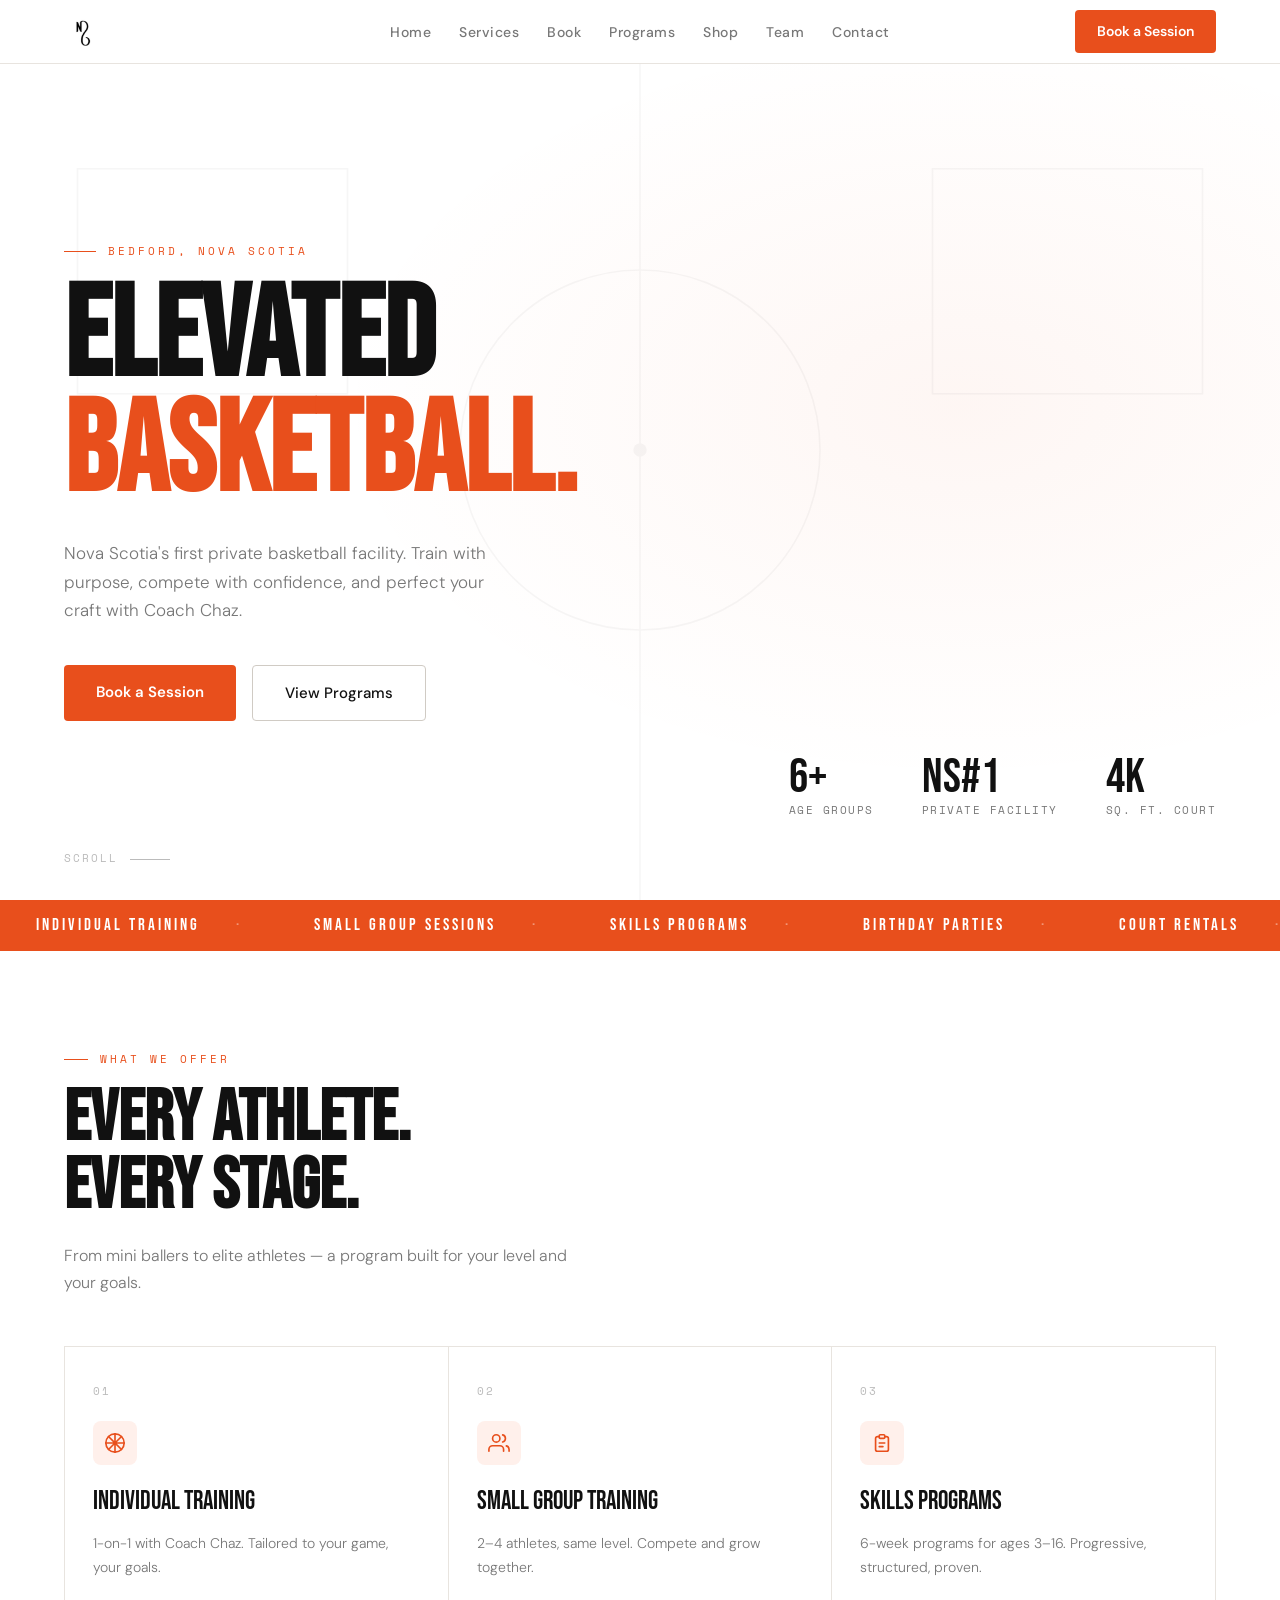
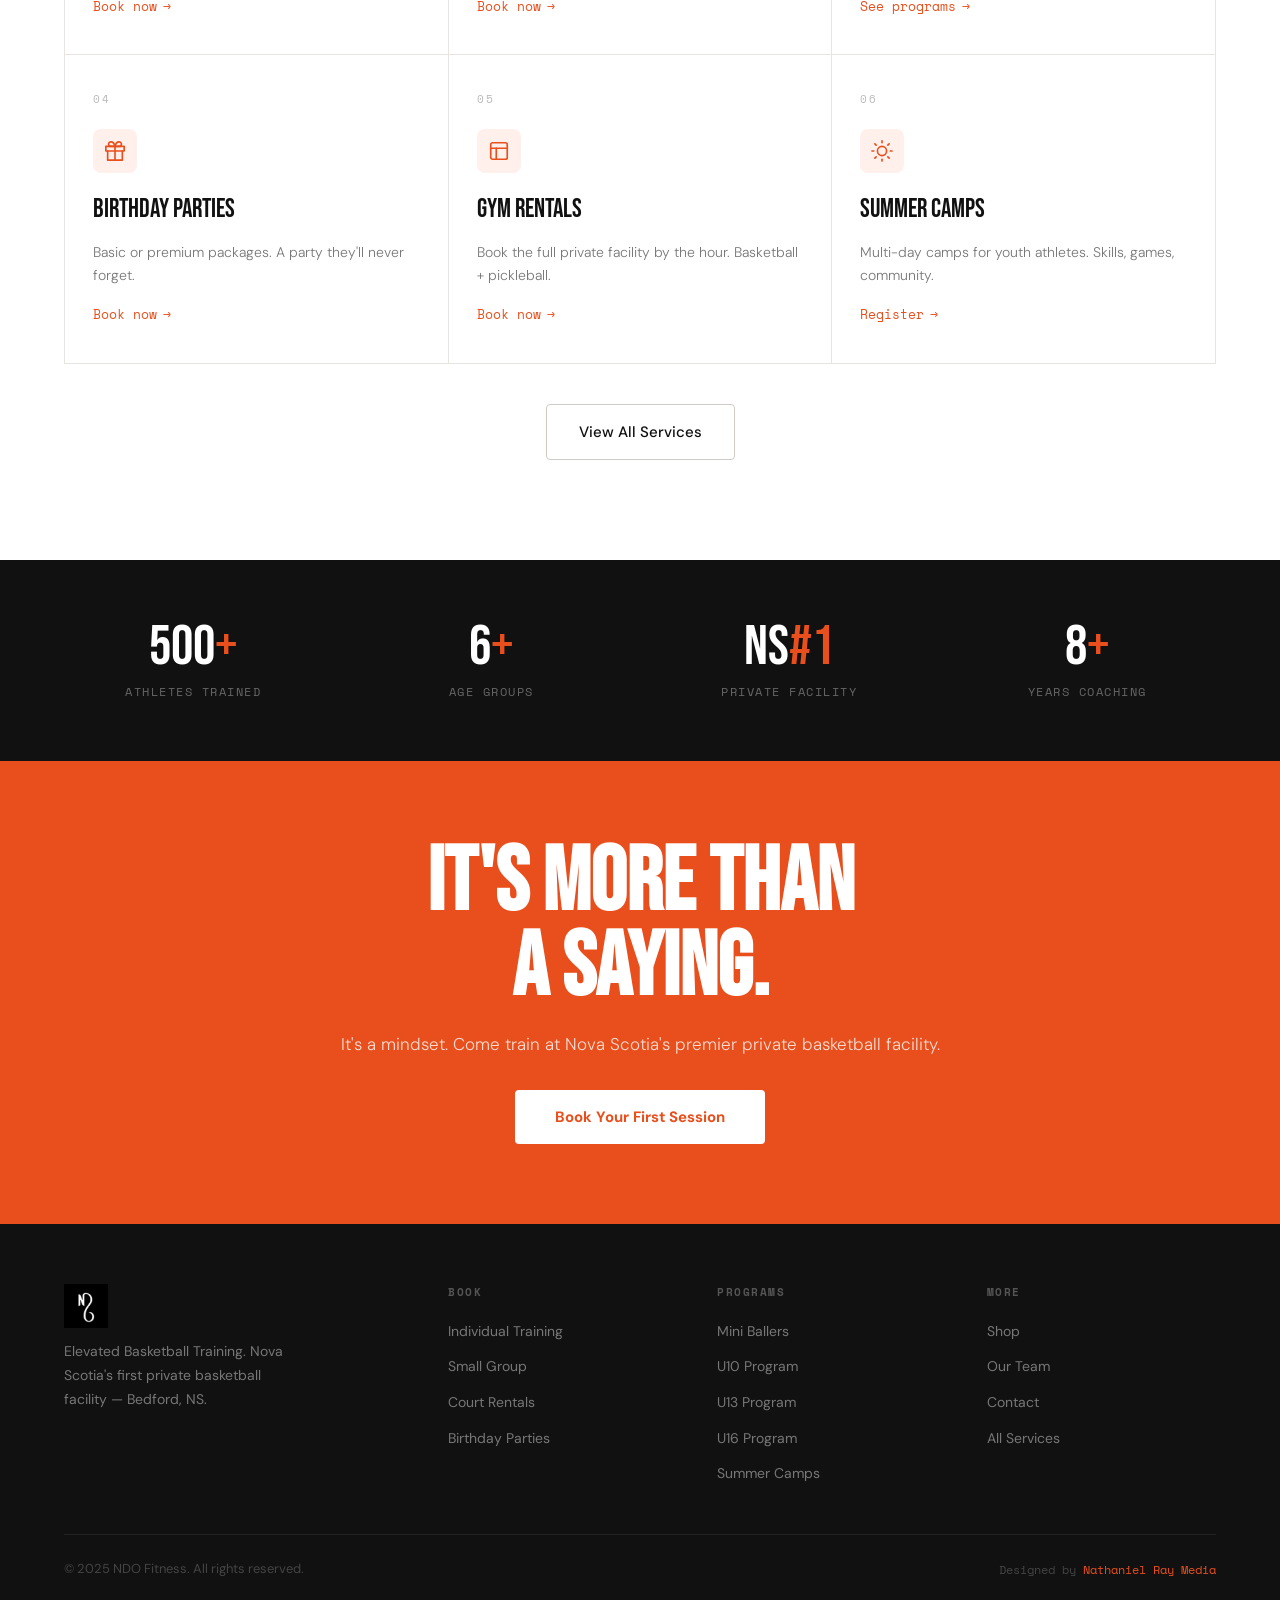
<file: index.html>
<!DOCTYPE html>
<html lang="en">
<head>
<meta charset="UTF-8"/><meta name="viewport" content="width=device-width, initial-scale=1.0"/>
<title>NDO Fitness — Elevated Basketball Training</title>
<link rel="preconnect" href="https://fonts.googleapis.com"/>
<link rel="preconnect" href="https://fonts.gstatic.com" crossorigin/>
<link href="https://fonts.googleapis.com/css2?family=Bebas+Neue&family=DM+Sans:ital,opsz,wght@0,9..40,300;0,9..40,400;0,9..40,500;0,9..40,600;1,9..40,300&family=Space+Mono:wght@400;700&display=swap" rel="stylesheet"/>
<style>
*{margin:0;padding:0;box-sizing:border-box;}
:root{
  --orange:#E84F1C;--orange-dim:#c94418;--orange-light:#FFF0EB;
  --bg:#FFFFFF;--bg2:#F7F5F2;--border:#E8E4DF;--border2:#D0CBC4;
  --text:#111111;--muted:#777;--muted2:#BBB;
  --font-display:'Bebas Neue',sans-serif;
  --font-body:'DM Sans',sans-serif;
  --font-mono:'Space Mono',monospace;
}
html{scroll-behavior:smooth;}
body{background:var(--bg);color:var(--text);font-family:var(--font-body);font-size:16px;line-height:1.6;overflow-x:hidden;}

nav{position:fixed;top:0;left:0;right:0;z-index:100;padding:0 5%;background:rgba(255,255,255,0.96);backdrop-filter:blur(12px);border-bottom:1px solid var(--border);display:grid;grid-template-columns:1fr auto 1fr;align-items:center;height:64px;}
.nav-right{display:flex;justify-content:flex-end;align-items:center;gap:16px;}
.nav-logo{text-decoration:none;display:flex;align-items:center;}
.nav-links{display:flex;gap:28px;list-style:none;}
.nav-links a{color:var(--muted);text-decoration:none;font-size:14px;font-weight:500;letter-spacing:0.5px;transition:color 0.2s;}
.nav-links a:hover{color:var(--text);}
.nav-cta{background:var(--orange);color:#fff;padding:10px 22px;border-radius:4px;font-size:14px;font-weight:600;text-decoration:none;transition:background 0.2s;}
.nav-cta:hover{background:var(--orange-dim);}
.nav-mobile-toggle{display:none;flex-direction:column;gap:5px;cursor:pointer;padding:4px;}
.nav-mobile-toggle span{display:block;width:22px;height:2px;background:var(--text);border-radius:2px;}
.mobile-menu{display:none;position:fixed;top:64px;left:0;right:0;background:#fff;border-bottom:1px solid var(--border);z-index:99;padding:20px 5%;flex-direction:column;gap:16px;}
.mobile-menu.open{display:flex;}
.mobile-menu a{color:var(--muted);text-decoration:none;font-size:16px;font-weight:500;padding:8px 0;border-bottom:1px solid var(--border);}
.mobile-menu a:last-child{border:none;}
@media(max-width:768px){.nav-links,.nav-cta{display:none;}.nav-mobile-toggle{display:flex;}nav{grid-template-columns:1fr 1fr;}}

/* HERO */
.hero{min-height:100vh;display:flex;align-items:center;padding:64px 5% 0;position:relative;overflow:hidden;}
.hero-bg{position:absolute;inset:0;background:radial-gradient(ellipse 70% 60% at 75% 45%,rgba(232,79,28,0.05) 0%,transparent 70%);}
.hero-court{position:absolute;right:0;top:0;bottom:0;width:48%;background:url('https://images.unsplash.com/photo-1546519638-68e109498ffc?w=900&q=80&fit=crop') center/cover no-repeat;opacity:0.1;}
.hero-lines{position:absolute;inset:0;opacity:0.03;}
.hero-lines svg{width:100%;height:100%;}
.hero-content{position:relative;z-index:2;max-width:640px;}
.hero-eyebrow{font-family:var(--font-mono);font-size:11px;letter-spacing:3px;color:var(--orange);text-transform:uppercase;margin-bottom:20px;display:flex;align-items:center;gap:12px;}
.hero-eyebrow::before{content:'';display:block;width:32px;height:1px;background:var(--orange);}
.hero-title{font-family:var(--font-display);font-size:clamp(72px,10vw,140px);line-height:0.9;color:var(--text);margin-bottom:28px;}
.hero-title span{color:var(--orange);display:block;}
.hero-sub{font-size:17px;color:var(--muted);max-width:460px;line-height:1.7;margin-bottom:40px;font-weight:300;}
.hero-actions{display:flex;gap:16px;flex-wrap:wrap;}
.btn-primary{background:var(--orange);color:#fff;padding:15px 32px;border-radius:4px;font-size:15px;font-weight:600;text-decoration:none;transition:background 0.2s;display:inline-block;}
.btn-primary:hover{background:var(--orange-dim);}
.btn-outline{border:1.5px solid var(--border2);color:var(--text);padding:15px 32px;border-radius:4px;font-size:15px;font-weight:500;text-decoration:none;transition:border-color 0.2s;display:inline-block;}
.btn-outline:hover{border-color:var(--text);}
.hero-stats{position:absolute;right:5%;bottom:80px;display:flex;gap:48px;z-index:2;}
.hero-stat-num{font-family:var(--font-display);font-size:48px;color:var(--text);line-height:1;}
.hero-stat-label{font-size:11px;color:var(--muted);letter-spacing:1.5px;text-transform:uppercase;font-family:var(--font-mono);}
.hero-scroll{position:absolute;bottom:32px;left:5%;display:flex;align-items:center;gap:12px;color:var(--muted2);font-size:11px;letter-spacing:2px;text-transform:uppercase;font-family:var(--font-mono);}
.hero-scroll::after{content:'';display:block;width:40px;height:1px;background:var(--muted2);}
@media(max-width:768px){.hero-stats{display:none;}}

/* TICKER */
.ticker{background:var(--orange);padding:12px 0;overflow:hidden;white-space:nowrap;}
.ticker-inner{display:inline-flex;animation:ticker 22s linear infinite;}
.ticker-item{font-family:var(--font-display);font-size:17px;letter-spacing:3px;color:#fff;padding:0 36px;}
.ticker-item::after{content:'·';margin-left:36px;opacity:0.4;}
@keyframes ticker{from{transform:translateX(0)}to{transform:translateX(-50%)}}

/* SERVICES */
.services-section{padding:100px 5%;}
.section-label{font-family:var(--font-mono);font-size:11px;letter-spacing:3px;color:var(--orange);text-transform:uppercase;margin-bottom:16px;display:flex;align-items:center;gap:12px;}
.section-label::before{content:'';display:block;width:24px;height:1px;background:var(--orange);}
.section-title{font-family:var(--font-display);font-size:clamp(42px,6vw,72px);line-height:0.95;color:var(--text);margin-bottom:20px;}
.section-sub{font-size:16px;color:var(--muted);max-width:520px;line-height:1.7;font-weight:300;}
.services-grid{display:grid;grid-template-columns:repeat(3,1fr);gap:1px;background:var(--border);margin-top:50px;border:1px solid var(--border);}
.service-card{background:var(--bg);padding:36px 28px;transition:background 0.25s;cursor:pointer;position:relative;overflow:hidden;}
.service-card::before{content:'';position:absolute;top:0;left:0;right:0;height:2px;background:var(--orange);transform:scaleX(0);transition:transform 0.3s;transform-origin:left;}
.service-card:hover{background:var(--bg2);}
.service-card:hover::before{transform:scaleX(1);}
.service-num{font-family:var(--font-mono);font-size:11px;color:var(--muted2);letter-spacing:2px;margin-bottom:20px;}
.service-icon-wrap{width:44px;height:44px;background:var(--orange-light);border-radius:8px;display:flex;align-items:center;justify-content:center;margin-bottom:16px;}
.service-name{font-family:var(--font-display);font-size:26px;color:var(--text);margin-bottom:10px;}
.service-desc{font-size:14px;color:var(--muted);line-height:1.7;font-weight:300;}
.service-link{display:inline-flex;align-items:center;gap:6px;margin-top:16px;font-size:13px;color:var(--orange);font-weight:500;text-decoration:none;font-family:var(--font-mono);}
.service-link::after{content:'→';}
.services-footer{margin-top:32px;text-align:center;}
@media(max-width:900px){.services-grid{grid-template-columns:repeat(2,1fr);}}
@media(max-width:560px){.services-grid{grid-template-columns:1fr;}}

/* STATS STRIP */
.stats-strip{background:var(--text);padding:60px 5%;display:grid;grid-template-columns:repeat(4,1fr);gap:40px;}
.stat-item{text-align:center;}
.stat-num{font-family:var(--font-display);font-size:56px;color:#fff;line-height:1;margin-bottom:6px;}
.stat-num span{color:var(--orange);}
.stat-label{font-size:12px;color:#666;letter-spacing:1.5px;text-transform:uppercase;font-family:var(--font-mono);}
@media(max-width:768px){.stats-strip{grid-template-columns:repeat(2,1fr);gap:32px;}}

/* CTA STRIP */
.cta-strip{background:var(--orange);padding:80px 5%;text-align:center;}
.cta-strip h2{font-family:var(--font-display);font-size:clamp(48px,7vw,96px);color:#fff;line-height:0.95;margin-bottom:20px;}
.cta-strip p{font-size:17px;color:rgba(255,255,255,0.8);margin-bottom:32px;font-weight:300;}
.btn-white{background:#fff;color:var(--orange);padding:15px 40px;border-radius:4px;font-size:15px;font-weight:700;text-decoration:none;display:inline-block;transition:opacity 0.2s;}
.btn-white:hover{opacity:0.9;}

/* FOOTER */
footer{background:#111;padding:60px 5% 32px;}
.footer-inner{display:grid;grid-template-columns:1.5fr 1fr 1fr 1fr;gap:40px;margin-bottom:48px;}
.footer-tagline{font-size:14px;color:#777;line-height:1.7;max-width:240px;margin-top:12px;}
.footer-col h4{font-size:11px;text-transform:uppercase;letter-spacing:1.5px;color:#555;margin-bottom:16px;font-family:var(--font-mono);font-weight:600;}
.footer-col ul{list-style:none;display:flex;flex-direction:column;gap:10px;}
.footer-col a{color:#777;text-decoration:none;font-size:14px;transition:color 0.2s;}
.footer-col a:hover{color:#fff;}
.footer-bottom{border-top:1px solid #222;padding-top:24px;display:flex;justify-content:space-between;align-items:center;flex-wrap:wrap;gap:12px;}
.footer-copy{font-size:13px;color:#444;}
.footer-powered{font-size:12px;color:#444;font-family:var(--font-mono);}
.footer-powered a{color:var(--orange);text-decoration:none;}
@media(max-width:768px){.footer-inner{grid-template-columns:1fr 1fr;}}
@media(max-width:480px){.footer-inner{grid-template-columns:1fr;}}
</style>
</head>
<body>

<!-- NAV -->
<nav>
  <a href="index.html" class="nav-logo"><img src="[data-uri]" alt="NDO Fitness" style="height:38px;width:auto;display:block;"/></a>
  <ul class="nav-links">
    <li><a href="index.html">Home</a></li>
    <li><a href="services.html">Services</a></li>
    <li><a href="book.html">Book</a></li>
    <li><a href="programs.html">Programs</a></li>
    <li><a href="shop.html">Shop</a></li>
    <li><a href="team.html">Team</a></li>
    <li><a href="contact.html">Contact</a></li>
  </ul>
  <div class="nav-right">
    <a href="book.html" class="nav-cta">Book a Session</a>
    <div class="nav-mobile-toggle" onclick="toggleMenu()"><span></span><span></span><span></span></div>
  </div>
</nav>
<div class="mobile-menu" id="mobileMenu">
  <a href="index.html" onclick="toggleMenu()">Home</a>
  <a href="services.html" onclick="toggleMenu()">Services</a>
  <a href="book.html" onclick="toggleMenu()">Book a Session</a>
  <a href="programs.html" onclick="toggleMenu()">Programs</a>
  <a href="shop.html" onclick="toggleMenu()">Shop</a>
  <a href="team.html" onclick="toggleMenu()">Team</a>
  <a href="contact.html" onclick="toggleMenu()">Contact</a>
</div>

<!-- HERO -->
<section class="hero">
  <div class="hero-bg"></div>
  <div class="hero-court"></div>
  <div class="hero-lines">
    <svg viewBox="0 0 1200 800" preserveAspectRatio="xMidYMid slice">
      <circle cx="600" cy="400" r="160" fill="none" stroke="#111" stroke-width="1.5"/>
      <line x1="600" y1="0" x2="600" y2="800" stroke="#111" stroke-width="1.5"/>
      <rect x="100" y="150" width="240" height="200" fill="none" stroke="#111" stroke-width="1.5"/>
      <rect x="860" y="150" width="240" height="200" fill="none" stroke="#111" stroke-width="1.5"/>
      <circle cx="600" cy="400" r="6" fill="#111"/>
    </svg>
  </div>
  <div class="hero-content">
    <div class="hero-eyebrow">Bedford, Nova Scotia</div>
    <h1 class="hero-title">Elevated<span>Basketball.</span></h1>
    <p class="hero-sub">Nova Scotia's first private basketball facility. Train with purpose, compete with confidence, and perfect your craft with Coach Chaz.</p>
    <div class="hero-actions">
      <a href="book.html" class="btn-primary">Book a Session</a>
      <a href="services.html" class="btn-outline">View Programs</a>
    </div>
  </div>
  <div class="hero-stats">
    <div class="hero-stat"><div class="hero-stat-num">6+</div><div class="hero-stat-label">Age Groups</div></div>
    <div class="hero-stat"><div class="hero-stat-num">NS#1</div><div class="hero-stat-label">Private Facility</div></div>
    <div class="hero-stat"><div class="hero-stat-num">4K</div><div class="hero-stat-label">Sq. Ft. Court</div></div>
  </div>
  <div class="hero-scroll">Scroll</div>
</section>

<!-- TICKER -->
<div class="ticker"><div class="ticker-inner">
  <span class="ticker-item">Individual Training</span>
  <span class="ticker-item">Small Group Sessions</span>
  <span class="ticker-item">Skills Programs</span>
  <span class="ticker-item">Birthday Parties</span>
  <span class="ticker-item">Court Rentals</span>
  <span class="ticker-item">Summer Camps</span>
  <span class="ticker-item">Team Training</span>
  <span class="ticker-item">Pickleball</span>
  <span class="ticker-item">Individual Training</span>
  <span class="ticker-item">Small Group Sessions</span>
  <span class="ticker-item">Skills Programs</span>
  <span class="ticker-item">Birthday Parties</span>
  <span class="ticker-item">Court Rentals</span>
  <span class="ticker-item">Summer Camps</span>
  <span class="ticker-item">Team Training</span>
  <span class="ticker-item">Pickleball</span>
</div></div>

<!-- SERVICES -->
<section class="services-section">
  <div class="section-label">What We Offer</div>
  <h2 class="section-title">Every athlete.<br>Every stage.</h2>
  <p class="section-sub">From mini ballers to elite athletes — a program built for your level and your goals.</p>
  <div class="services-grid">

    <div class="service-card">
      <div class="service-num">01</div>
      <div class="service-icon-wrap"><svg width="22" height="22" viewBox="0 0 24 24" fill="none" stroke="#E84F1C" stroke-width="1.8" stroke-linecap="round" stroke-linejoin="round"><circle cx="12" cy="12" r="10"/><path d="M4.93 4.93c4.04 4.04 10.18 10.18 14.14 14.14M19.07 4.93C15.03 8.97 8.97 15.03 4.93 19.07M2 12h20M12 2v20"/></svg></div>
      <div class="service-name">Individual Training</div>
      <p class="service-desc">1-on-1 with Coach Chaz. Tailored to your game, your goals.</p>
      <a href="book.html" class="service-link">Book now</a>
    </div>

    <div class="service-card">
      <div class="service-num">02</div>
      <div class="service-icon-wrap"><svg width="22" height="22" viewBox="0 0 24 24" fill="none" stroke="#E84F1C" stroke-width="1.8" stroke-linecap="round" stroke-linejoin="round"><path d="M17 21v-2a4 4 0 0 0-4-4H5a4 4 0 0 0-4 4v2"/><circle cx="9" cy="7" r="4"/><path d="M23 21v-2a4 4 0 0 0-3-3.87"/><path d="M16 3.13a4 4 0 0 1 0 7.75"/></svg></div>
      <div class="service-name">Small Group Training</div>
      <p class="service-desc">2–4 athletes, same level. Compete and grow together.</p>
      <a href="book.html" class="service-link">Book now</a>
    </div>

    <div class="service-card">
      <div class="service-num">03</div>
      <div class="service-icon-wrap"><svg width="22" height="22" viewBox="0 0 24 24" fill="none" stroke="#E84F1C" stroke-width="1.8" stroke-linecap="round" stroke-linejoin="round"><path d="M9 5H7a2 2 0 0 0-2 2v12a2 2 0 0 0 2 2h10a2 2 0 0 0 2-2V7a2 2 0 0 0-2-2h-2"/><rect x="9" y="3" width="6" height="4" rx="1"/><line x1="9" y1="12" x2="15" y2="12"/><line x1="9" y1="16" x2="13" y2="16"/></svg></div>
      <div class="service-name">Skills Programs</div>
      <p class="service-desc">6-week programs for ages 3–16. Progressive, structured, proven.</p>
      <a href="programs.html" class="service-link">See programs</a>
    </div>

    <div class="service-card">
      <div class="service-num">04</div>
      <div class="service-icon-wrap"><svg width="22" height="22" viewBox="0 0 24 24" fill="none" stroke="#E84F1C" stroke-width="1.8" stroke-linecap="round" stroke-linejoin="round"><polyline points="20 12 20 22 4 22 4 12"/><rect x="2" y="7" width="20" height="5"/><line x1="12" y1="22" x2="12" y2="7"/><path d="M12 7H7.5a2.5 2.5 0 0 1 0-5C11 2 12 7 12 7z"/><path d="M12 7h4.5a2.5 2.5 0 0 0 0-5C13 2 12 7 12 7z"/></svg></div>
      <div class="service-name">Birthday Parties</div>
      <p class="service-desc">Basic or premium packages. A party they'll never forget.</p>
      <a href="book.html" class="service-link">Book now</a>
    </div>

    <div class="service-card">
      <div class="service-num">05</div>
      <div class="service-icon-wrap"><svg width="22" height="22" viewBox="0 0 24 24" fill="none" stroke="#E84F1C" stroke-width="1.8" stroke-linecap="round" stroke-linejoin="round"><rect x="3" y="3" width="18" height="18" rx="2"/><path d="M3 9h18"/><path d="M9 21V9"/></svg></div>
      <div class="service-name">Gym Rentals</div>
      <p class="service-desc">Book the full private facility by the hour. Basketball + pickleball.</p>
      <a href="book.html" class="service-link">Book now</a>
    </div>

    <div class="service-card">
      <div class="service-num">06</div>
      <div class="service-icon-wrap"><svg width="22" height="22" viewBox="0 0 24 24" fill="none" stroke="#E84F1C" stroke-width="1.8" stroke-linecap="round" stroke-linejoin="round"><circle cx="12" cy="12" r="5"/><line x1="12" y1="1" x2="12" y2="3"/><line x1="12" y1="21" x2="12" y2="23"/><line x1="4.22" y1="4.22" x2="5.64" y2="5.64"/><line x1="18.36" y1="18.36" x2="19.78" y2="19.78"/><line x1="1" y1="12" x2="3" y2="12"/><line x1="21" y1="12" x2="23" y2="12"/><line x1="4.22" y1="19.78" x2="5.64" y2="18.36"/><line x1="18.36" y1="5.64" x2="19.78" y2="4.22"/></svg></div>
      <div class="service-name">Summer Camps</div>
      <p class="service-desc">Multi-day camps for youth athletes. Skills, games, community.</p>
      <a href="programs.html" class="service-link">Register</a>
    </div>

  </div>
  <div class="services-footer">
    <a href="services.html" class="btn-outline" style="margin-top:8px;">View All Services</a>
  </div>
</section>

<!-- STATS STRIP -->
<div class="stats-strip">
  <div class="stat-item"><div class="stat-num">500<span>+</span></div><div class="stat-label">Athletes Trained</div></div>
  <div class="stat-item"><div class="stat-num">6<span>+</span></div><div class="stat-label">Age Groups</div></div>
  <div class="stat-item"><div class="stat-num">NS<span>#1</span></div><div class="stat-label">Private Facility</div></div>
  <div class="stat-item"><div class="stat-num">8<span>+</span></div><div class="stat-label">Years Coaching</div></div>
</div>

<!-- CTA -->
<div class="cta-strip">
  <h2>It's more than<br>a saying.</h2>
  <p>It's a mindset. Come train at Nova Scotia's premier private basketball facility.</p>
  <a href="book.html" class="btn-white">Book Your First Session</a>
</div>

<!-- FOOTER -->
<footer>
  <div class="footer-inner">
    <div>
      <img src="[data-uri]" alt="NDO Fitness" style="height:44px;width:auto;filter:invert(1);display:block;"/>
      <p class="footer-tagline">Elevated Basketball Training. Nova Scotia's first private basketball facility — Bedford, NS.</p>
    </div>
    <div class="footer-col"><h4>Book</h4><ul>
      <li><a href="book.html">Individual Training</a></li>
      <li><a href="book.html">Small Group</a></li>
      <li><a href="book.html">Court Rentals</a></li>
      <li><a href="book.html">Birthday Parties</a></li>
    </ul></div>
    <div class="footer-col"><h4>Programs</h4><ul>
      <li><a href="programs.html">Mini Ballers</a></li>
      <li><a href="programs.html">U10 Program</a></li>
      <li><a href="programs.html">U13 Program</a></li>
      <li><a href="programs.html">U16 Program</a></li>
      <li><a href="programs.html">Summer Camps</a></li>
    </ul></div>
    <div class="footer-col"><h4>More</h4><ul>
      <li><a href="shop.html">Shop</a></li>
      <li><a href="team.html">Our Team</a></li>
      <li><a href="contact.html">Contact</a></li>
      <li><a href="services.html">All Services</a></li>
    </ul></div>
  </div>
  <div class="footer-bottom">
    <div class="footer-copy">© 2025 NDO Fitness. All rights reserved.</div>
    <div class="footer-powered">Designed by <a href="https://nathanielraymedia.com">Nathaniel Ray Media</a></div>
  </div>
</footer>

<script>
function toggleMenu(){document.getElementById('mobileMenu').classList.toggle('open');}
</script>
</body>
</html>
</file>
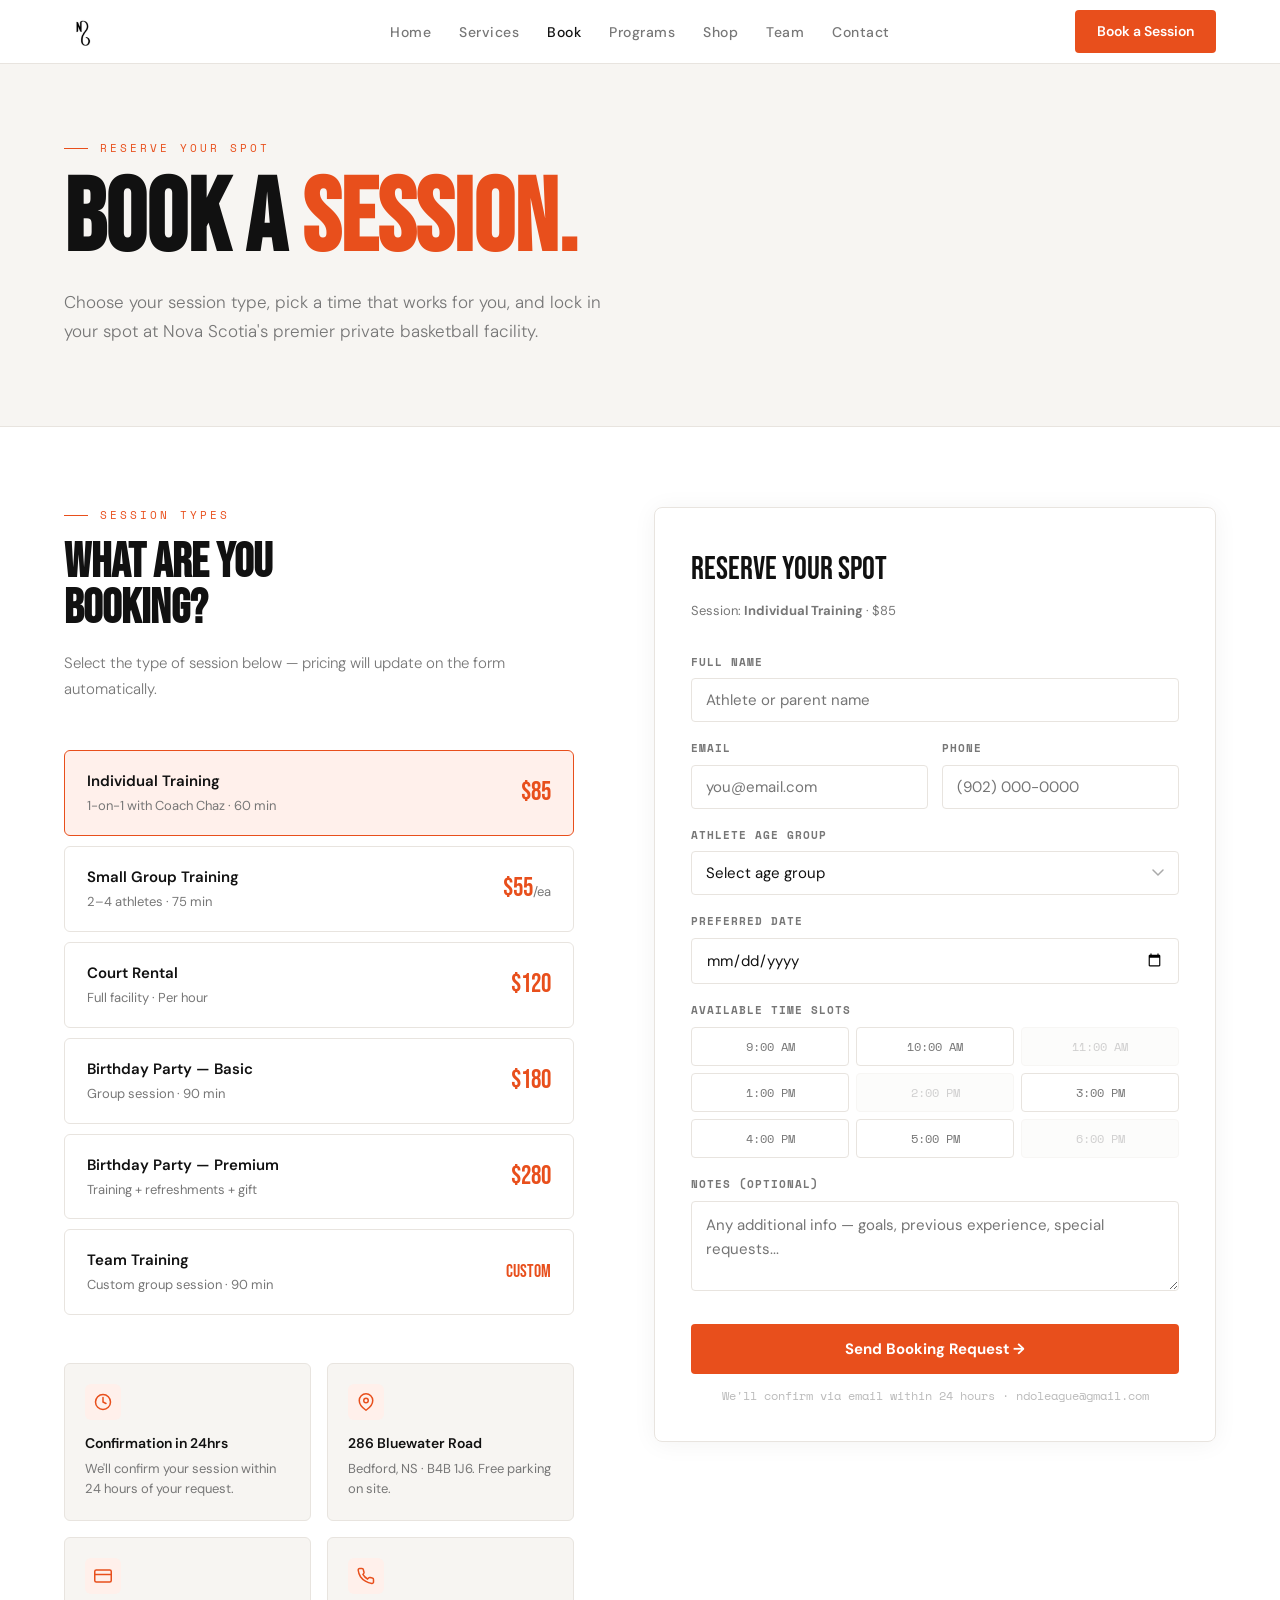
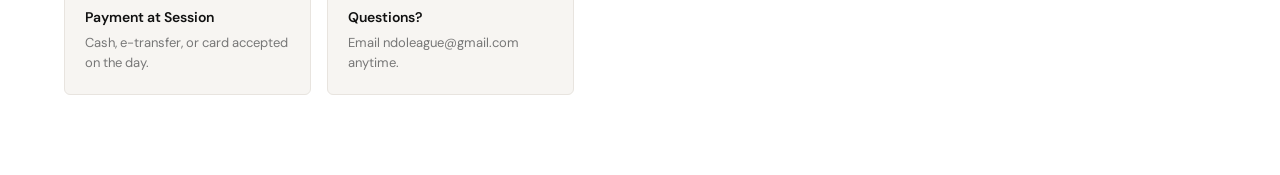
<file: book.html>
<!DOCTYPE html>
<html lang="en">
<head>
<meta charset="UTF-8"/><meta name="viewport" content="width=device-width, initial-scale=1.0"/>
<title>Book a Session — NDO Fitness</title>
<link rel="stylesheet" href="shared.css"/>
<style>
.book-layout{display:grid;grid-template-columns:1fr 1.1fr;gap:80px;align-items:start;padding:80px 5%;}
.book-left{}
.book-intro{margin-bottom:48px;}
.session-types{display:flex;flex-direction:column;gap:10px;}
.session-type{border:1.5px solid var(--border);border-radius:6px;padding:18px 22px;cursor:pointer;transition:all 0.2s;display:flex;justify-content:space-between;align-items:center;background:#fff;}
.session-type:hover,.session-type.active{border-color:var(--orange);background:var(--orange-light);}
.session-type-name{font-weight:600;font-size:15px;margin-bottom:3px;}
.session-type-desc{font-size:13px;color:var(--muted);}
.session-price{font-family:var(--font-display);font-size:26px;color:var(--orange);white-space:nowrap;}
.book-right{position:sticky;top:84px;}
.book-form{background:#fff;border:1px solid var(--border);border-radius:8px;padding:36px;box-shadow:0 2px 24px rgba(0,0,0,0.05);}
.book-form-title{font-family:var(--font-display);font-size:32px;margin-bottom:6px;}
.book-form-sub{font-size:13px;color:var(--muted);margin-bottom:32px;}
.form-group{margin-bottom:18px;}
.form-label{font-size:11px;font-weight:600;color:var(--muted);letter-spacing:1px;text-transform:uppercase;margin-bottom:7px;display:block;font-family:var(--font-mono);}
.form-input,.form-select,.form-textarea{width:100%;background:#fff;border:1.5px solid var(--border);border-radius:4px;padding:11px 14px;color:var(--text);font-size:15px;font-family:var(--font-body);outline:none;transition:border-color 0.2s;appearance:none;}
.form-input:focus,.form-select:focus,.form-textarea:focus{border-color:var(--orange);}
.form-select{background-image:url("data:image/svg+xml,%3Csvg xmlns='http://www.w3.org/2000/svg' width='12' height='8' viewBox='0 0 12 8'%3E%3Cpath d='M1 1l5 5 5-5' stroke='%23aaa' stroke-width='1.5' fill='none' stroke-linecap='round'/%3E%3C/svg%3E");background-repeat:no-repeat;background-position:right 14px center;padding-right:38px;}
.form-textarea{resize:vertical;min-height:90px;line-height:1.6;}
.form-row{display:grid;grid-template-columns:1fr 1fr;gap:14px;}
.time-slots{display:grid;grid-template-columns:repeat(3,1fr);gap:7px;margin-top:4px;}
.time-slot{border:1.5px solid var(--border);border-radius:4px;padding:9px 6px;text-align:center;font-size:12px;color:var(--muted);cursor:pointer;transition:all 0.2s;font-family:var(--font-mono);background:#fff;}
.time-slot:hover{border-color:var(--orange);color:var(--text);}
.time-slot.selected{border-color:var(--orange);background:var(--orange-light);color:var(--orange);}
.time-slot.unavailable{opacity:0.35;cursor:not-allowed;background:var(--bg2);}
.form-submit{width:100%;background:var(--orange);color:#fff;border:none;padding:15px;border-radius:4px;font-size:15px;font-weight:700;cursor:pointer;transition:background 0.2s;margin-top:8px;font-family:var(--font-body);}
.form-submit:hover{background:var(--orange-dim);}
.form-note{font-size:12px;color:var(--muted2);text-align:center;margin-top:12px;font-family:var(--font-mono);}
.info-boxes{display:grid;grid-template-columns:1fr 1fr;gap:16px;margin-top:48px;}
.info-box{background:var(--bg2);border:1px solid var(--border);border-radius:6px;padding:20px;}
.info-box-icon{width:36px;height:36px;background:var(--orange-light);border-radius:6px;display:flex;align-items:center;justify-content:center;margin-bottom:12px;}
.info-box-title{font-weight:600;font-size:14px;margin-bottom:4px;}
.info-box-text{font-size:13px;color:var(--muted);line-height:1.6;}
@media(max-width:900px){.book-layout{grid-template-columns:1fr;gap:40px;}.book-right{position:static;}}
@media(max-width:560px){.form-row{grid-template-columns:1fr;}.info-boxes{grid-template-columns:1fr;}}
.success-modal{display:none;position:fixed;inset:0;background:rgba(0,0,0,0.4);z-index:200;align-items:center;justify-content:center;}
.success-modal.show{display:flex;}
.success-box{background:#fff;border-radius:12px;padding:48px;text-align:center;max-width:400px;margin:20px;}
.success-icon{width:64px;height:64px;background:var(--orange-light);border-radius:50%;display:flex;align-items:center;justify-content:center;margin:0 auto 20px;}
.success-box h3{font-family:var(--font-display);font-size:36px;margin-bottom:8px;}
.success-box p{font-size:15px;color:var(--muted);margin-bottom:28px;line-height:1.6;}
.success-close{background:var(--orange);color:#fff;border:none;padding:12px 28px;border-radius:4px;font-size:14px;font-weight:600;cursor:pointer;font-family:var(--font-body);}
</style>
</head>
<body>
<div id="nav-placeholder"></div>

<div class="page-hero">
  <div class="page-hero-eyebrow">Reserve Your Spot</div>
  <h1 class="page-hero-title">Book a <span>Session.</span></h1>
  <p class="page-hero-sub">Choose your session type, pick a time that works for you, and lock in your spot at Nova Scotia's premier private basketball facility.</p>
</div>

<div class="book-layout">
  <div class="book-left">
    <div class="book-intro">
      <div class="section-label">Session Types</div>
      <h2 class="section-title" style="font-size:clamp(32px,4vw,48px);">What are you<br>booking?</h2>
      <p class="section-sub" style="font-size:15px;">Select the type of session below — pricing will update on the form automatically.</p>
    </div>
    <div class="session-types">
      <div class="session-type active" onclick="selectType(this,'Individual Training','1-on-1 with Coach Chaz · 60 min','$85')">
        <div><div class="session-type-name">Individual Training</div><div class="session-type-desc">1-on-1 with Coach Chaz · 60 min</div></div>
        <div class="session-price">$85</div>
      </div>
      <div class="session-type" onclick="selectType(this,'Small Group Training','2–4 athletes · 75 min','$55/ea')">
        <div><div class="session-type-name">Small Group Training</div><div class="session-type-desc">2–4 athletes · 75 min</div></div>
        <div class="session-price">$55<span style="font-size:13px;color:var(--muted);font-family:var(--font-body);">/ea</span></div>
      </div>
      <div class="session-type" onclick="selectType(this,'Court Rental','Full facility · Per hour','$120')">
        <div><div class="session-type-name">Court Rental</div><div class="session-type-desc">Full facility · Per hour</div></div>
        <div class="session-price">$120</div>
      </div>
      <div class="session-type" onclick="selectType(this,'Birthday Party — Basic','Group session · 90 min','$180')">
        <div><div class="session-type-name">Birthday Party — Basic</div><div class="session-type-desc">Group session · 90 min</div></div>
        <div class="session-price">$180</div>
      </div>
      <div class="session-type" onclick="selectType(this,'Birthday Party — Premium','Training + refreshments + gift','$280')">
        <div><div class="session-type-name">Birthday Party — Premium</div><div class="session-type-desc">Training + refreshments + gift</div></div>
        <div class="session-price">$280</div>
      </div>
      <div class="session-type" onclick="selectType(this,'Team Training','Custom group session · 90 min','Custom')">
        <div><div class="session-type-name">Team Training</div><div class="session-type-desc">Custom group session · 90 min</div></div>
        <div class="session-price" style="font-size:18px;">Custom</div>
      </div>
    </div>
    <div class="info-boxes">
      <div class="info-box">
        <div class="info-box-icon"><svg width="18" height="18" viewBox="0 0 24 24" fill="none" stroke="#E84F1C" stroke-width="2" stroke-linecap="round"><circle cx="12" cy="12" r="10"/><polyline points="12 6 12 12 16 14"/></svg></div>
        <div class="info-box-title">Confirmation in 24hrs</div>
        <div class="info-box-text">We'll confirm your session within 24 hours of your request.</div>
      </div>
      <div class="info-box">
        <div class="info-box-icon"><svg width="18" height="18" viewBox="0 0 24 24" fill="none" stroke="#E84F1C" stroke-width="2" stroke-linecap="round"><path d="M21 10c0 7-9 13-9 13s-9-6-9-13a9 9 0 0 1 18 0z"/><circle cx="12" cy="10" r="3"/></svg></div>
        <div class="info-box-title">286 Bluewater Road</div>
        <div class="info-box-text">Bedford, NS · B4B 1J6. Free parking on site.</div>
      </div>
      <div class="info-box">
        <div class="info-box-icon"><svg width="18" height="18" viewBox="0 0 24 24" fill="none" stroke="#E84F1C" stroke-width="2" stroke-linecap="round"><rect x="1" y="4" width="22" height="16" rx="2"/><line x1="1" y1="10" x2="23" y2="10"/></svg></div>
        <div class="info-box-title">Payment at Session</div>
        <div class="info-box-text">Cash, e-transfer, or card accepted on the day.</div>
      </div>
      <div class="info-box">
        <div class="info-box-icon"><svg width="18" height="18" viewBox="0 0 24 24" fill="none" stroke="#E84F1C" stroke-width="2" stroke-linecap="round"><path d="M22 16.92v3a2 2 0 0 1-2.18 2 19.79 19.79 0 0 1-8.63-3.07A19.5 19.5 0 0 1 4.69 13 19.79 19.79 0 0 1 1.61 4.38 2 2 0 0 1 3.58 2h3a2 2 0 0 1 2 1.72c.127.96.361 1.903.7 2.81a2 2 0 0 1-.45 2.11L7.91 9.91a16 16 0 0 0 6.09 6.09l1.45-1.45a2 2 0 0 1 2.11-.45c.907.339 1.85.573 2.81.7A2 2 0 0 1 22 16.92z"/></svg></div>
        <div class="info-box-title">Questions?</div>
        <div class="info-box-text">Email ndoleague@gmail.com anytime.</div>
      </div>
    </div>
  </div>

  <div class="book-right">
    <div class="book-form">
      <div class="book-form-title">Reserve Your Spot</div>
      <p class="book-form-sub">Session: <strong id="selected-type">Individual Training</strong> · <span id="selected-price">$85</span></p>
      <div class="form-group"><label class="form-label">Full Name</label><input class="form-input" type="text" placeholder="Athlete or parent name"/></div>
      <div class="form-row">
        <div class="form-group"><label class="form-label">Email</label><input class="form-input" type="email" placeholder="you@email.com"/></div>
        <div class="form-group"><label class="form-label">Phone</label><input class="form-input" type="tel" placeholder="(902) 000-0000"/></div>
      </div>
      <div class="form-group">
        <label class="form-label">Athlete Age Group</label>
        <select class="form-select">
          <option value="">Select age group</option>
          <option>Mini Ballers (Ages 3–5)</option>
          <option>U10 (Ages 6–9)</option>
          <option>U13 (Ages 10–12)</option>
          <option>U16 (Ages 13–15)</option>
          <option>16+ / Adult</option>
        </select>
      </div>
      <div class="form-group"><label class="form-label">Preferred Date</label><input class="form-input" type="date"/></div>
      <div class="form-group">
        <label class="form-label">Available Time Slots</label>
        <div class="time-slots">
          <div class="time-slot" onclick="selectSlot(this)">9:00 AM</div>
          <div class="time-slot" onclick="selectSlot(this)">10:00 AM</div>
          <div class="time-slot unavailable">11:00 AM</div>
          <div class="time-slot" onclick="selectSlot(this)">1:00 PM</div>
          <div class="time-slot unavailable">2:00 PM</div>
          <div class="time-slot" onclick="selectSlot(this)">3:00 PM</div>
          <div class="time-slot" onclick="selectSlot(this)">4:00 PM</div>
          <div class="time-slot" onclick="selectSlot(this)">5:00 PM</div>
          <div class="time-slot unavailable">6:00 PM</div>
        </div>
      </div>
      <div class="form-group"><label class="form-label">Notes (optional)</label><textarea class="form-textarea" placeholder="Any additional info — goals, previous experience, special requests..."></textarea></div>
      <button class="form-submit" onclick="submitForm()">Send Booking Request →</button>
      <div class="form-note">We'll confirm via email within 24 hours · ndoleague@gmail.com</div>
    </div>
  </div>
</div>

<div class="success-modal" id="successModal">
  <div class="success-box">
    <div class="success-icon"><svg width="28" height="28" viewBox="0 0 24 24" fill="none" stroke="#E84F1C" stroke-width="2.5" stroke-linecap="round"><polyline points="20 6 9 17 4 12"/></svg></div>
    <h3>Request Sent!</h3>
    <p>Your booking request has been received. Coach Chaz will confirm your session within 24 hours at your email.</p>
    <button class="success-close" onclick="document.getElementById('successModal').classList.remove('show')">Done</button>
  </div>
</div>

<script src="shared.js"></script>
<script>
function selectType(el, name, desc, price){
  document.querySelectorAll('.session-type').forEach(e=>e.classList.remove('active'));
  el.classList.add('active');
  document.getElementById('selected-type').textContent = name;
  document.getElementById('selected-price').textContent = price;
}
function selectSlot(el){
  document.querySelectorAll('.time-slot:not(.unavailable)').forEach(e=>e.classList.remove('selected'));
  el.classList.add('selected');
}
function submitForm(){
  document.getElementById('successModal').classList.add('show');
}
</script>
</body>
</html>
</file>
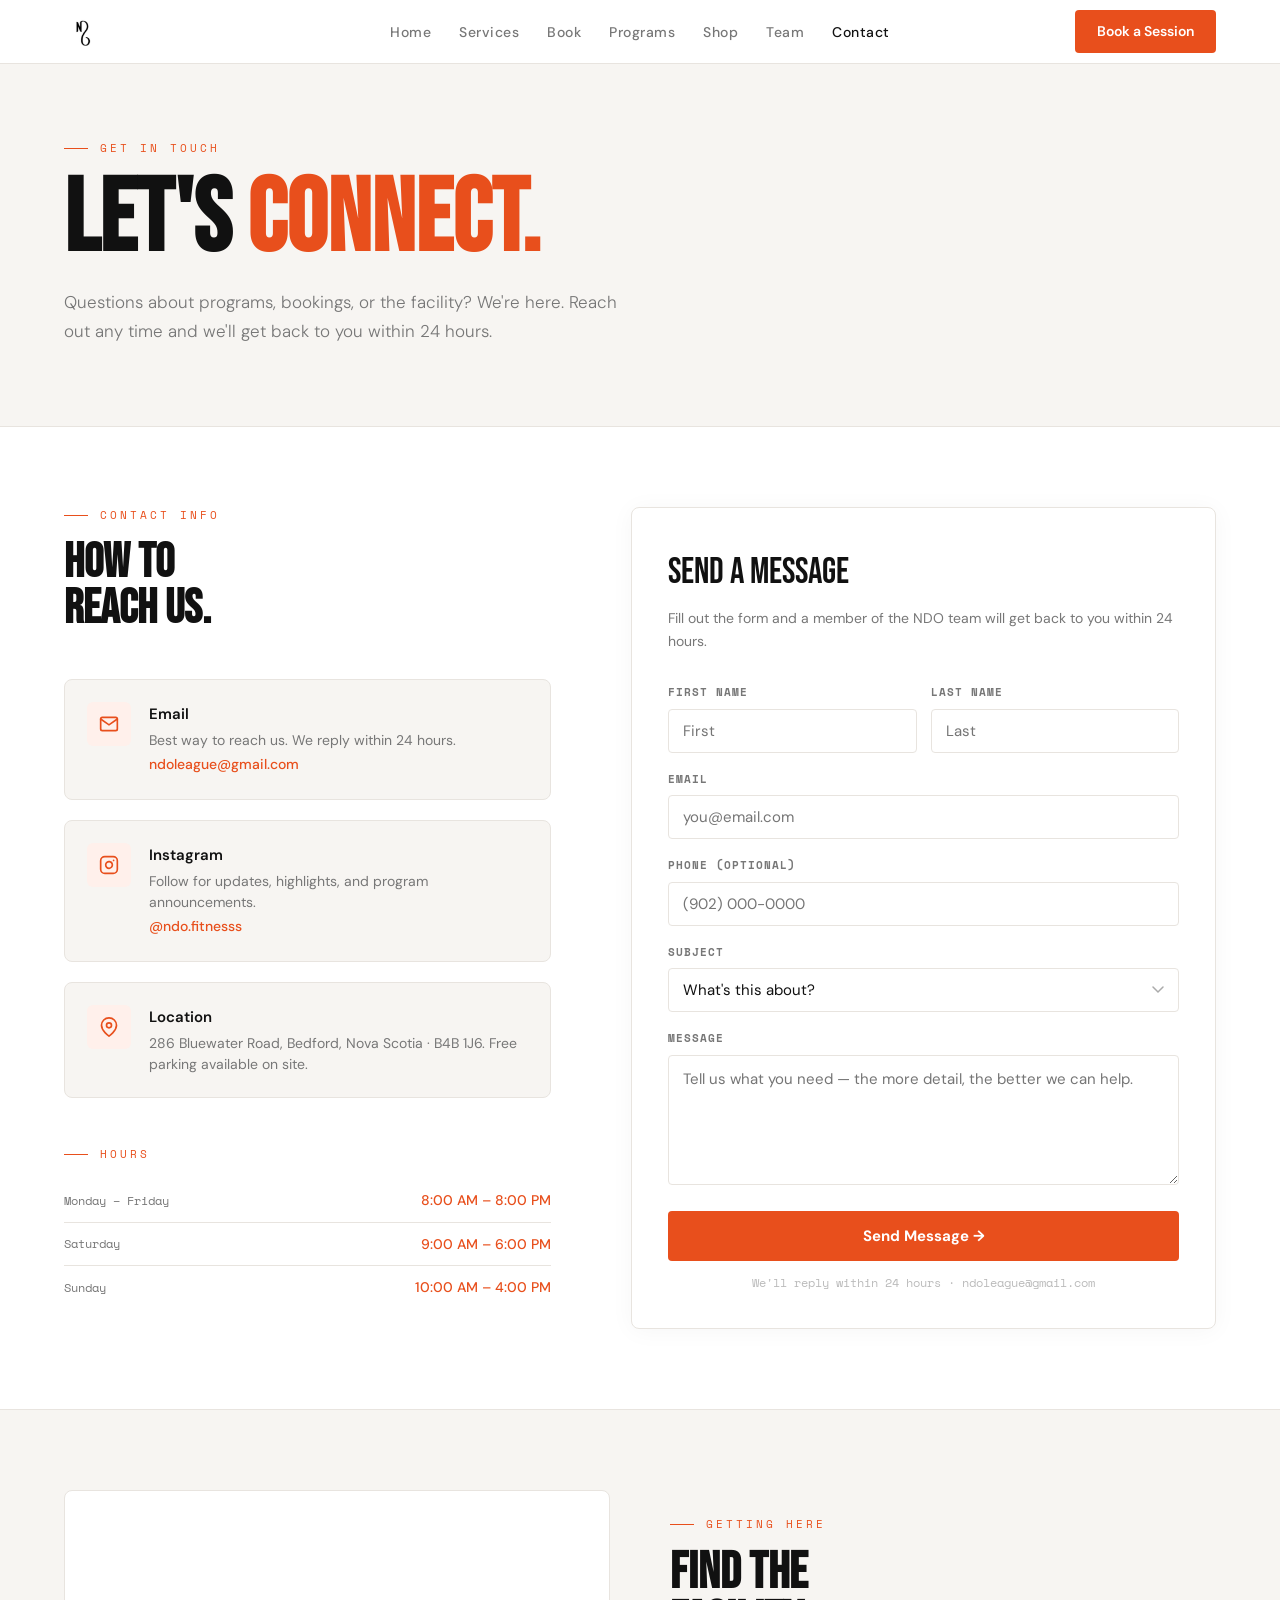
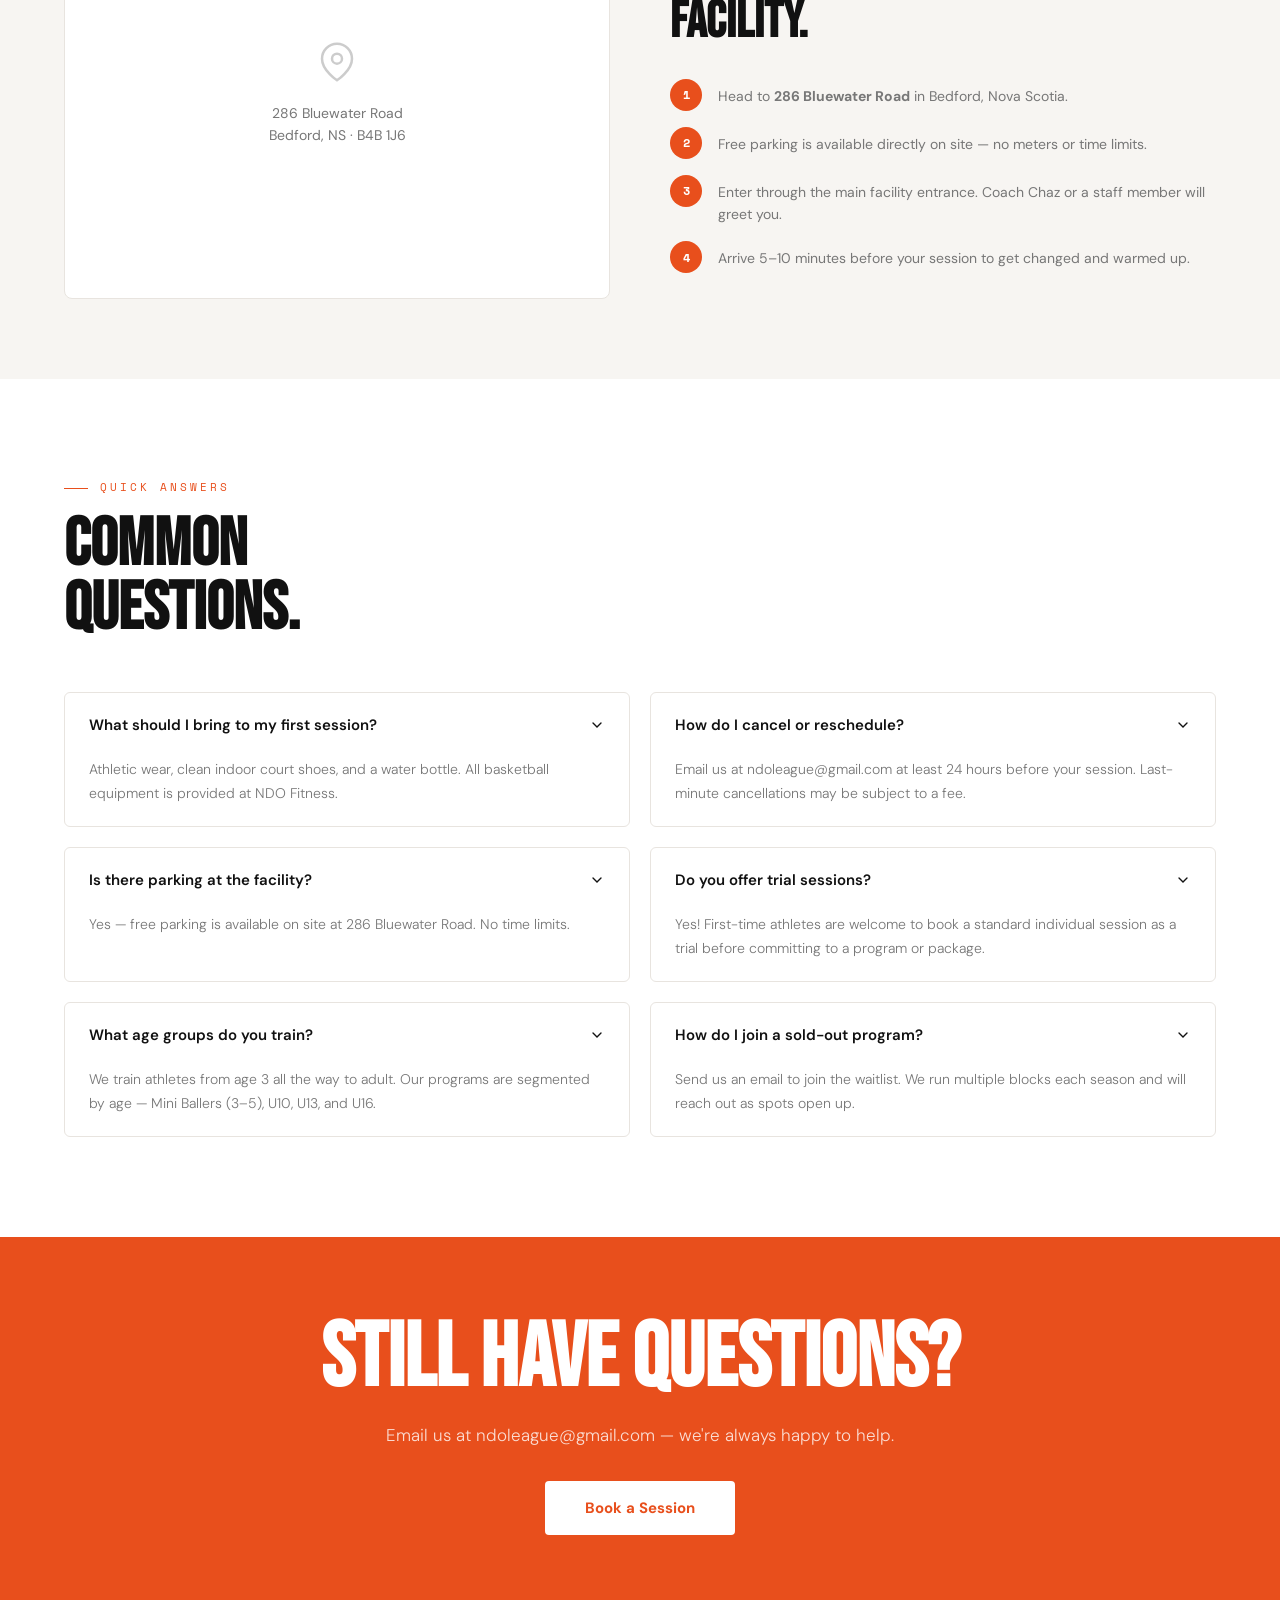
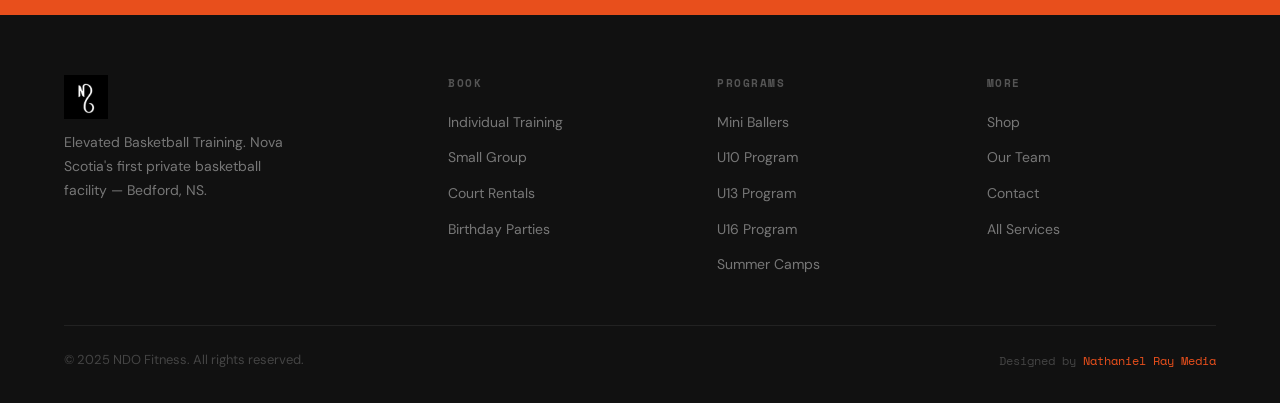
<file: contact.html>
<!DOCTYPE html>
<html lang="en">
<head>
<meta charset="UTF-8"/><meta name="viewport" content="width=device-width, initial-scale=1.0"/>
<title>Contact — NDO Fitness</title>
<link rel="stylesheet" href="shared.css"/>
<style>
.contact-layout{display:grid;grid-template-columns:1fr 1.2fr;gap:80px;padding:80px 5%;}
.contact-left{}
.contact-intro{margin-bottom:48px;}
.contact-methods{display:flex;flex-direction:column;gap:20px;margin-bottom:48px;}
.contact-method{display:flex;gap:18px;align-items:flex-start;padding:22px;background:var(--bg2);border:1px solid var(--border);border-radius:8px;transition:border-color 0.2s;}
.contact-method:hover{border-color:var(--border2);}
.contact-method-icon{width:44px;height:44px;background:var(--orange-light);border-radius:6px;display:flex;align-items:center;justify-content:center;flex-shrink:0;}
.contact-method-title{font-weight:600;font-size:15px;margin-bottom:4px;}
.contact-method-text{font-size:14px;color:var(--muted);line-height:1.5;}
.contact-method-link{font-size:14px;color:var(--orange);text-decoration:none;font-weight:500;}
.contact-method-link:hover{text-decoration:underline;}
.hours-table{width:100%;border-collapse:collapse;}
.hours-table tr{border-bottom:1px solid var(--border);}
.hours-table tr:last-child{border:none;}
.hours-table td{padding:10px 0;font-size:14px;}
.hours-table td:first-child{color:var(--muted);font-family:var(--font-mono);font-size:12px;}
.hours-table td:last-child{text-align:right;font-weight:500;}
.hours-open{color:var(--orange);}

.contact-right{}
.contact-form{background:#fff;border:1px solid var(--border);border-radius:8px;padding:36px;box-shadow:0 2px 24px rgba(0,0,0,0.04);}
.contact-form-title{font-family:var(--font-display);font-size:36px;margin-bottom:6px;}
.contact-form-sub{font-size:14px;color:var(--muted);margin-bottom:32px;line-height:1.6;}
.form-group{margin-bottom:18px;}
.form-label{font-size:11px;font-weight:600;color:var(--muted);letter-spacing:1px;text-transform:uppercase;margin-bottom:7px;display:block;font-family:var(--font-mono);}
.form-input,.form-select,.form-textarea{width:100%;background:#fff;border:1.5px solid var(--border);border-radius:4px;padding:11px 14px;color:var(--text);font-size:15px;font-family:var(--font-body);outline:none;transition:border-color 0.2s;appearance:none;}
.form-input:focus,.form-select:focus,.form-textarea:focus{border-color:var(--orange);}
.form-select{background-image:url("data:image/svg+xml,%3Csvg xmlns='http://www.w3.org/2000/svg' width='12' height='8' viewBox='0 0 12 8'%3E%3Cpath d='M1 1l5 5 5-5' stroke='%23aaa' stroke-width='1.5' fill='none' stroke-linecap='round'/%3E%3C/svg%3E");background-repeat:no-repeat;background-position:right 14px center;padding-right:38px;}
.form-textarea{resize:vertical;min-height:130px;line-height:1.6;}
.form-row{display:grid;grid-template-columns:1fr 1fr;gap:14px;}
.form-submit{width:100%;background:var(--orange);color:#fff;border:none;padding:15px;border-radius:4px;font-size:15px;font-weight:700;cursor:pointer;transition:background 0.2s;font-family:var(--font-body);}
.form-submit:hover{background:var(--orange-dim);}
.form-note{font-size:12px;color:var(--muted2);text-align:center;margin-top:12px;font-family:var(--font-mono);}

.map-section{background:var(--bg2);border-top:1px solid var(--border);padding:80px 5%;}
.map-inner{display:grid;grid-template-columns:1fr 1fr;gap:60px;align-items:center;}
.map-box{background:#fff;border:1px solid var(--border);border-radius:8px;aspect-ratio:4/3;display:flex;align-items:center;justify-content:center;}
.map-box-inner{text-align:center;}
.map-box-inner p{font-size:14px;color:var(--muted);margin-top:12px;line-height:1.6;}
.directions-list{display:flex;flex-direction:column;gap:16px;}
.direction-item{display:flex;gap:16px;align-items:flex-start;}
.direction-num{width:32px;height:32px;background:var(--orange);border-radius:50%;display:flex;align-items:center;justify-content:center;font-size:12px;font-weight:700;color:#fff;font-family:var(--font-mono);flex-shrink:0;}
.direction-text{font-size:14px;color:var(--muted);line-height:1.6;padding-top:6px;}

.faq-section{padding:100px 5%;}
.faq-grid{display:grid;grid-template-columns:1fr 1fr;gap:20px;margin-top:50px;}
.faq-item{border:1px solid var(--border);border-radius:6px;overflow:hidden;}
.faq-question{padding:20px 24px;font-weight:600;font-size:15px;cursor:pointer;display:flex;justify-content:space-between;align-items:center;transition:background 0.2s;}
.faq-question:hover{background:var(--bg2);}
.faq-answer{padding:0 24px 20px;font-size:14px;color:var(--muted);line-height:1.75;font-weight:300;}

.success-modal{display:none;position:fixed;inset:0;background:rgba(0,0,0,0.4);z-index:200;align-items:center;justify-content:center;}
.success-modal.show{display:flex;}
.success-box{background:#fff;border-radius:12px;padding:48px;text-align:center;max-width:400px;margin:20px;}
.success-icon{width:64px;height:64px;background:var(--orange-light);border-radius:50%;display:flex;align-items:center;justify-content:center;margin:0 auto 20px;}
.success-box h3{font-family:var(--font-display);font-size:36px;margin-bottom:8px;}
.success-box p{font-size:15px;color:var(--muted);margin-bottom:28px;line-height:1.6;}
.success-close{background:var(--orange);color:#fff;border:none;padding:12px 28px;border-radius:4px;font-size:14px;font-weight:600;cursor:pointer;font-family:var(--font-body);}

@media(max-width:900px){.contact-layout{grid-template-columns:1fr;gap:40px;}.map-inner{grid-template-columns:1fr;}.faq-grid{grid-template-columns:1fr;}}
@media(max-width:560px){.form-row{grid-template-columns:1fr;}}
</style>
</head>
<body>
<div id="nav-placeholder"></div>

<div class="page-hero">
  <div class="page-hero-eyebrow">Get In Touch</div>
  <h1 class="page-hero-title">Let's <span>Connect.</span></h1>
  <p class="page-hero-sub">Questions about programs, bookings, or the facility? We're here. Reach out any time and we'll get back to you within 24 hours.</p>
</div>

<div class="contact-layout">
  <div class="contact-left">
    <div class="contact-intro">
      <div class="section-label">Contact Info</div>
      <h2 class="section-title" style="font-size:clamp(32px,4vw,48px);">How to<br>reach us.</h2>
    </div>
    <div class="contact-methods">
      <div class="contact-method">
        <div class="contact-method-icon"><svg width="20" height="20" viewBox="0 0 24 24" fill="none" stroke="#E84F1C" stroke-width="2" stroke-linecap="round"><path d="M4 4h16c1.1 0 2 .9 2 2v12c0 1.1-.9 2-2 2H4c-1.1 0-2-.9-2-2V6c0-1.1.9-2 2-2z"/><polyline points="22,6 12,13 2,6"/></svg></div>
        <div>
          <div class="contact-method-title">Email</div>
          <div class="contact-method-text">Best way to reach us. We reply within 24 hours.</div>
          <a href="mailto:ndoleague@gmail.com" class="contact-method-link">ndoleague@gmail.com</a>
        </div>
      </div>
      <div class="contact-method">
        <div class="contact-method-icon"><svg width="20" height="20" viewBox="0 0 24 24" fill="none" stroke="#E84F1C" stroke-width="2" stroke-linecap="round"><rect x="2" y="2" width="20" height="20" rx="5"/><path d="M16 11.37A4 4 0 1 1 12.63 8 4 4 0 0 1 16 11.37z"/><line x1="17.5" y1="6.5" x2="17.51" y2="6.5"/></svg></div>
        <div>
          <div class="contact-method-title">Instagram</div>
          <div class="contact-method-text">Follow for updates, highlights, and program announcements.</div>
          <a href="https://instagram.com/ndo.fitnesss" target="_blank" class="contact-method-link">@ndo.fitnesss</a>
        </div>
      </div>
      <div class="contact-method">
        <div class="contact-method-icon"><svg width="20" height="20" viewBox="0 0 24 24" fill="none" stroke="#E84F1C" stroke-width="2" stroke-linecap="round"><path d="M21 10c0 7-9 13-9 13s-9-6-9-13a9 9 0 0 1 18 0z"/><circle cx="12" cy="10" r="3"/></svg></div>
        <div>
          <div class="contact-method-title">Location</div>
          <div class="contact-method-text">286 Bluewater Road, Bedford, Nova Scotia · B4B 1J6. Free parking available on site.</div>
        </div>
      </div>
    </div>
    <div class="section-label" style="margin-bottom:16px;">Hours</div>
    <table class="hours-table">
      <tr><td>Monday – Friday</td><td class="hours-open">8:00 AM – 8:00 PM</td></tr>
      <tr><td>Saturday</td><td class="hours-open">9:00 AM – 6:00 PM</td></tr>
      <tr><td>Sunday</td><td class="hours-open">10:00 AM – 4:00 PM</td></tr>
    </table>
  </div>

  <div class="contact-right">
    <div class="contact-form">
      <div class="contact-form-title">Send a Message</div>
      <p class="contact-form-sub">Fill out the form and a member of the NDO team will get back to you within 24 hours.</p>
      <div class="form-row">
        <div class="form-group"><label class="form-label">First Name</label><input class="form-input" type="text" placeholder="First"/></div>
        <div class="form-group"><label class="form-label">Last Name</label><input class="form-input" type="text" placeholder="Last"/></div>
      </div>
      <div class="form-group"><label class="form-label">Email</label><input class="form-input" type="email" placeholder="you@email.com"/></div>
      <div class="form-group"><label class="form-label">Phone (optional)</label><input class="form-input" type="tel" placeholder="(902) 000-0000"/></div>
      <div class="form-group">
        <label class="form-label">Subject</label>
        <select class="form-select">
          <option value="">What's this about?</option>
          <option>Booking a session</option>
          <option>Program registration</option>
          <option>Joining a waitlist</option>
          <option>Facility rental</option>
          <option>Team training inquiry</option>
          <option>Birthday party booking</option>
          <option>Shop / merchandise</option>
          <option>General question</option>
        </select>
      </div>
      <div class="form-group"><label class="form-label">Message</label><textarea class="form-textarea" placeholder="Tell us what you need — the more detail, the better we can help."></textarea></div>
      <button class="form-submit" onclick="document.getElementById('successModal').classList.add('show')">Send Message →</button>
      <div class="form-note">We'll reply within 24 hours · ndoleague@gmail.com</div>
    </div>
  </div>
</div>

<div class="map-section">
  <div class="map-inner">
    <div class="map-box">
      <div class="map-box-inner">
        <svg width="40" height="40" viewBox="0 0 24 24" fill="none" stroke="#ccc" stroke-width="1.5" stroke-linecap="round"><path d="M21 10c0 7-9 13-9 13s-9-6-9-13a9 9 0 0 1 18 0z"/><circle cx="12" cy="10" r="3"/></svg>
        <p>286 Bluewater Road<br>Bedford, NS · B4B 1J6</p>
      </div>
    </div>
    <div>
      <div class="section-label">Getting Here</div>
      <h2 class="section-title" style="font-size:clamp(32px,4vw,52px);margin-bottom:32px;">Find the<br>Facility.</h2>
      <div class="directions-list">
        <div class="direction-item"><div class="direction-num">1</div><div class="direction-text">Head to <strong>286 Bluewater Road</strong> in Bedford, Nova Scotia.</div></div>
        <div class="direction-item"><div class="direction-num">2</div><div class="direction-text">Free parking is available directly on site — no meters or time limits.</div></div>
        <div class="direction-item"><div class="direction-num">3</div><div class="direction-text">Enter through the main facility entrance. Coach Chaz or a staff member will greet you.</div></div>
        <div class="direction-item"><div class="direction-num">4</div><div class="direction-text">Arrive 5–10 minutes before your session to get changed and warmed up.</div></div>
      </div>
    </div>
  </div>
</div>

<section class="faq-section">
  <div class="section-label">Quick Answers</div>
  <h2 class="section-title">Common<br>Questions.</h2>
  <div class="faq-grid">
    <div class="faq-item"><div class="faq-question">What should I bring to my first session?<svg width="16" height="16" viewBox="0 0 24 24" fill="none" stroke="currentColor" stroke-width="2" stroke-linecap="round"><polyline points="6 9 12 15 18 9"/></svg></div><div class="faq-answer">Athletic wear, clean indoor court shoes, and a water bottle. All basketball equipment is provided at NDO Fitness.</div></div>
    <div class="faq-item"><div class="faq-question">How do I cancel or reschedule?<svg width="16" height="16" viewBox="0 0 24 24" fill="none" stroke="currentColor" stroke-width="2" stroke-linecap="round"><polyline points="6 9 12 15 18 9"/></svg></div><div class="faq-answer">Email us at ndoleague@gmail.com at least 24 hours before your session. Last-minute cancellations may be subject to a fee.</div></div>
    <div class="faq-item"><div class="faq-question">Is there parking at the facility?<svg width="16" height="16" viewBox="0 0 24 24" fill="none" stroke="currentColor" stroke-width="2" stroke-linecap="round"><polyline points="6 9 12 15 18 9"/></svg></div><div class="faq-answer">Yes — free parking is available on site at 286 Bluewater Road. No time limits.</div></div>
    <div class="faq-item"><div class="faq-question">Do you offer trial sessions?<svg width="16" height="16" viewBox="0 0 24 24" fill="none" stroke="currentColor" stroke-width="2" stroke-linecap="round"><polyline points="6 9 12 15 18 9"/></svg></div><div class="faq-answer">Yes! First-time athletes are welcome to book a standard individual session as a trial before committing to a program or package.</div></div>
    <div class="faq-item"><div class="faq-question">What age groups do you train?<svg width="16" height="16" viewBox="0 0 24 24" fill="none" stroke="currentColor" stroke-width="2" stroke-linecap="round"><polyline points="6 9 12 15 18 9"/></svg></div><div class="faq-answer">We train athletes from age 3 all the way to adult. Our programs are segmented by age — Mini Ballers (3–5), U10, U13, and U16.</div></div>
    <div class="faq-item"><div class="faq-question">How do I join a sold-out program?<svg width="16" height="16" viewBox="0 0 24 24" fill="none" stroke="currentColor" stroke-width="2" stroke-linecap="round"><polyline points="6 9 12 15 18 9"/></svg></div><div class="faq-answer">Send us an email to join the waitlist. We run multiple blocks each season and will reach out as spots open up.</div></div>
  </div>
</section>

<div class="cta-strip">
  <h2>Still have questions?</h2>
  <p>Email us at ndoleague@gmail.com — we're always happy to help.</p>
  <a href="book.html" class="btn-white">Book a Session</a>
</div>

<div class="success-modal" id="successModal">
  <div class="success-box">
    <div class="success-icon"><svg width="28" height="28" viewBox="0 0 24 24" fill="none" stroke="#E84F1C" stroke-width="2.5" stroke-linecap="round"><polyline points="20 6 9 17 4 12"/></svg></div>
    <h3>Message Sent!</h3>
    <p>Thanks for reaching out. We'll get back to you at your email within 24 hours.</p>
    <button class="success-close" onclick="document.getElementById('successModal').classList.remove('show')">Done</button>
  </div>
</div>

<div id="footer-placeholder"></div>
<script src="shared.js"></script>
</body>
</html>
</file>
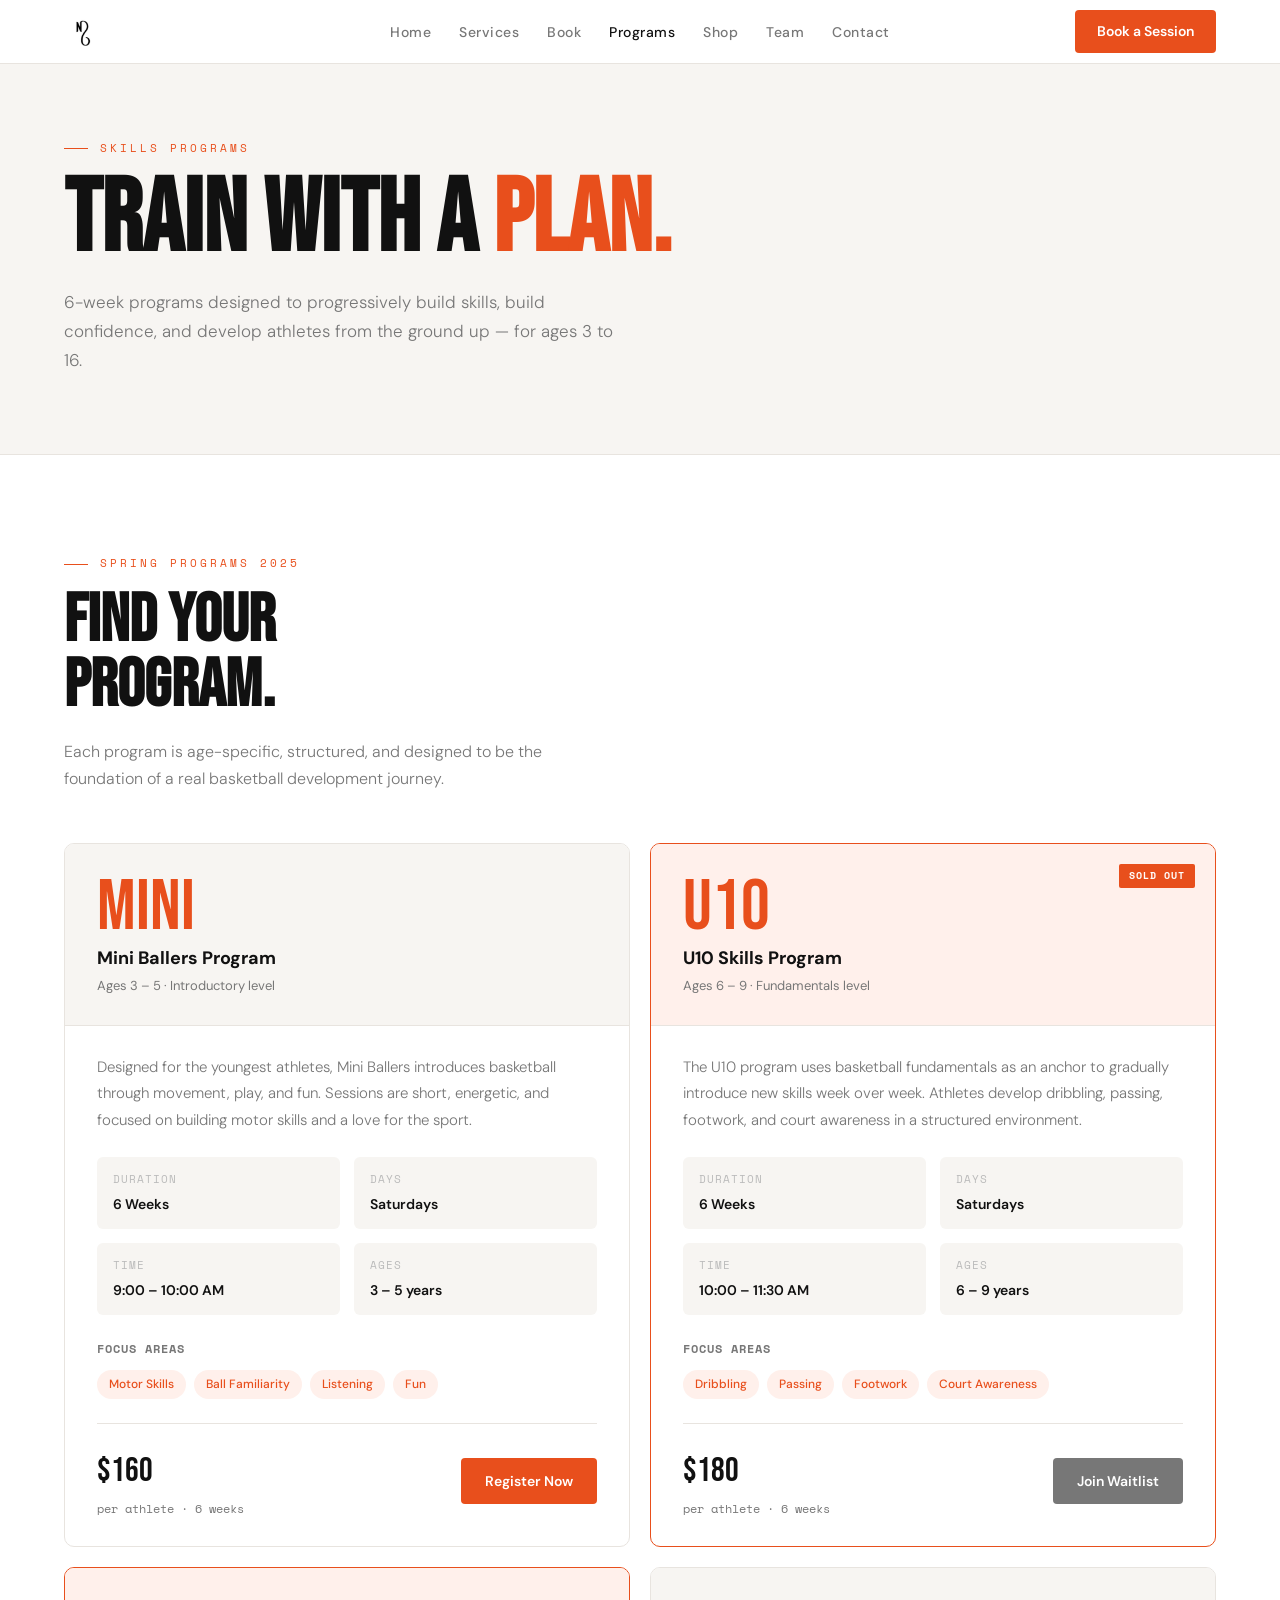
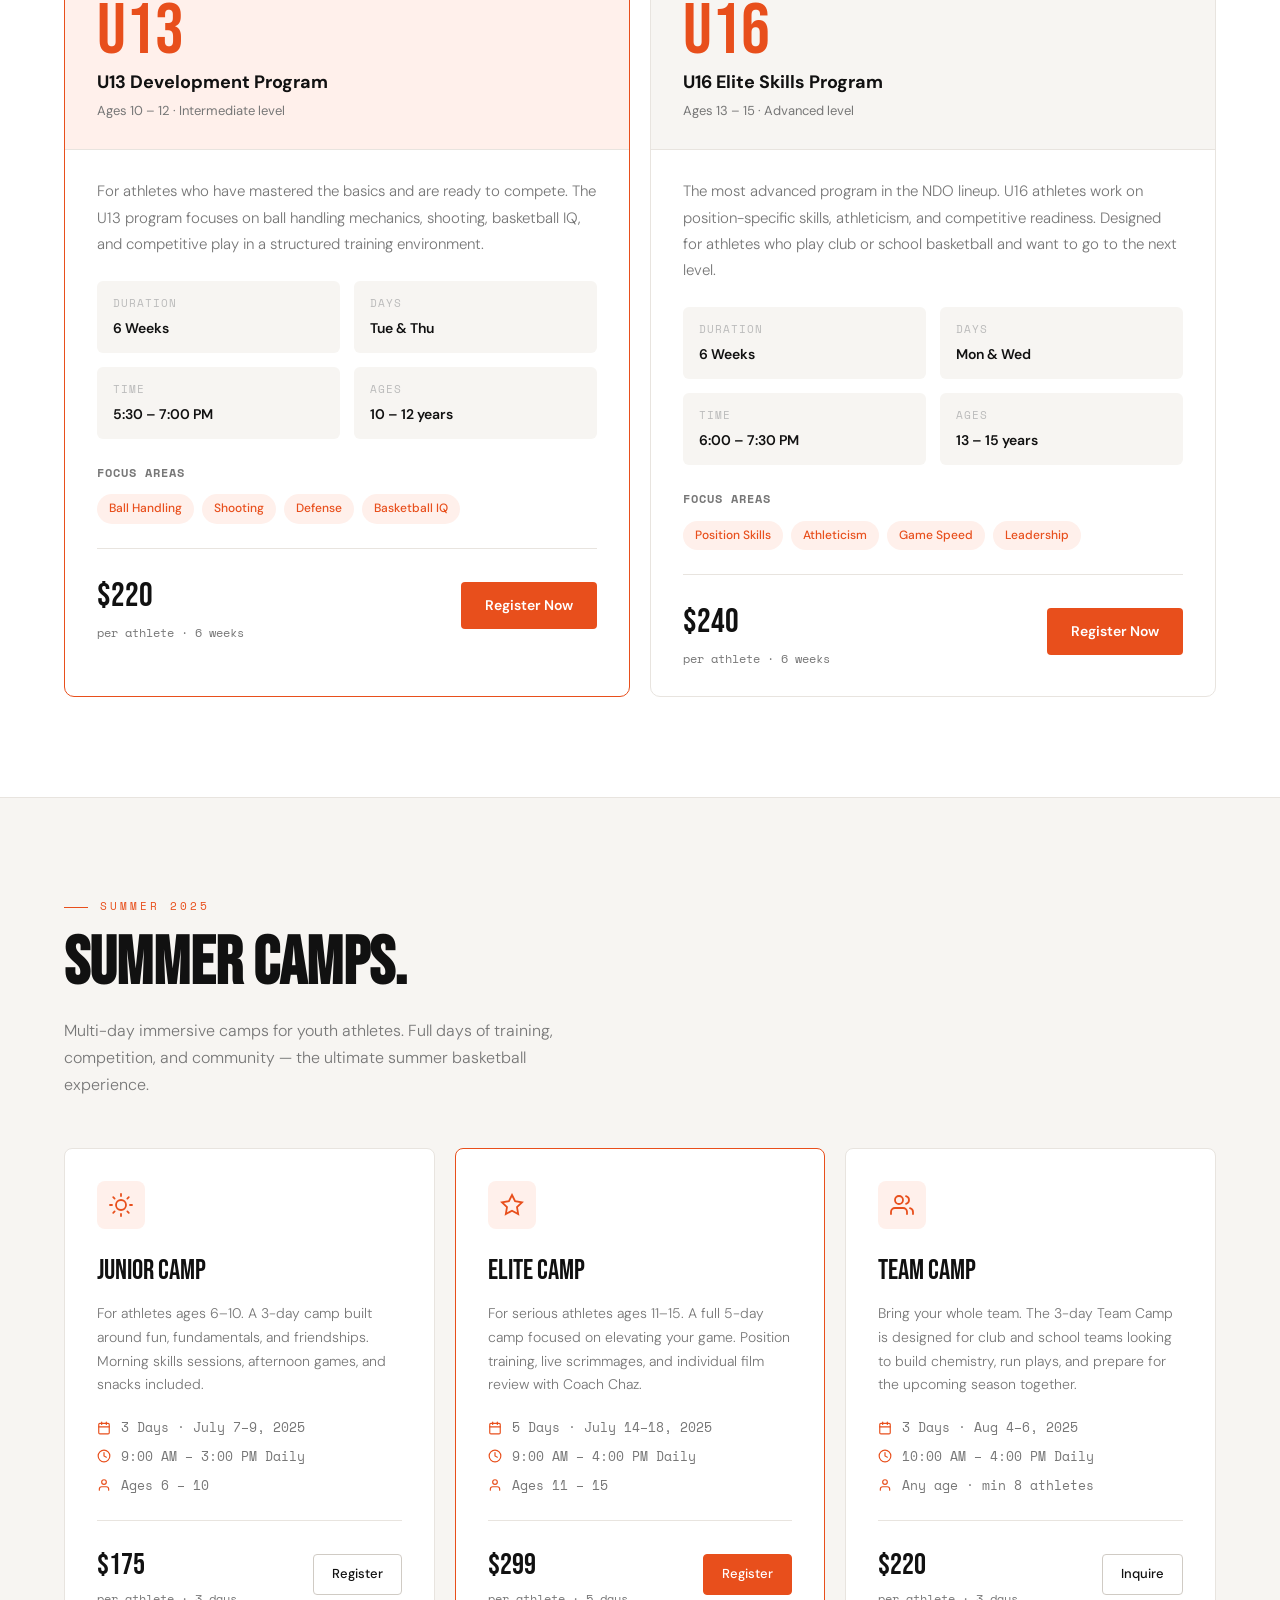
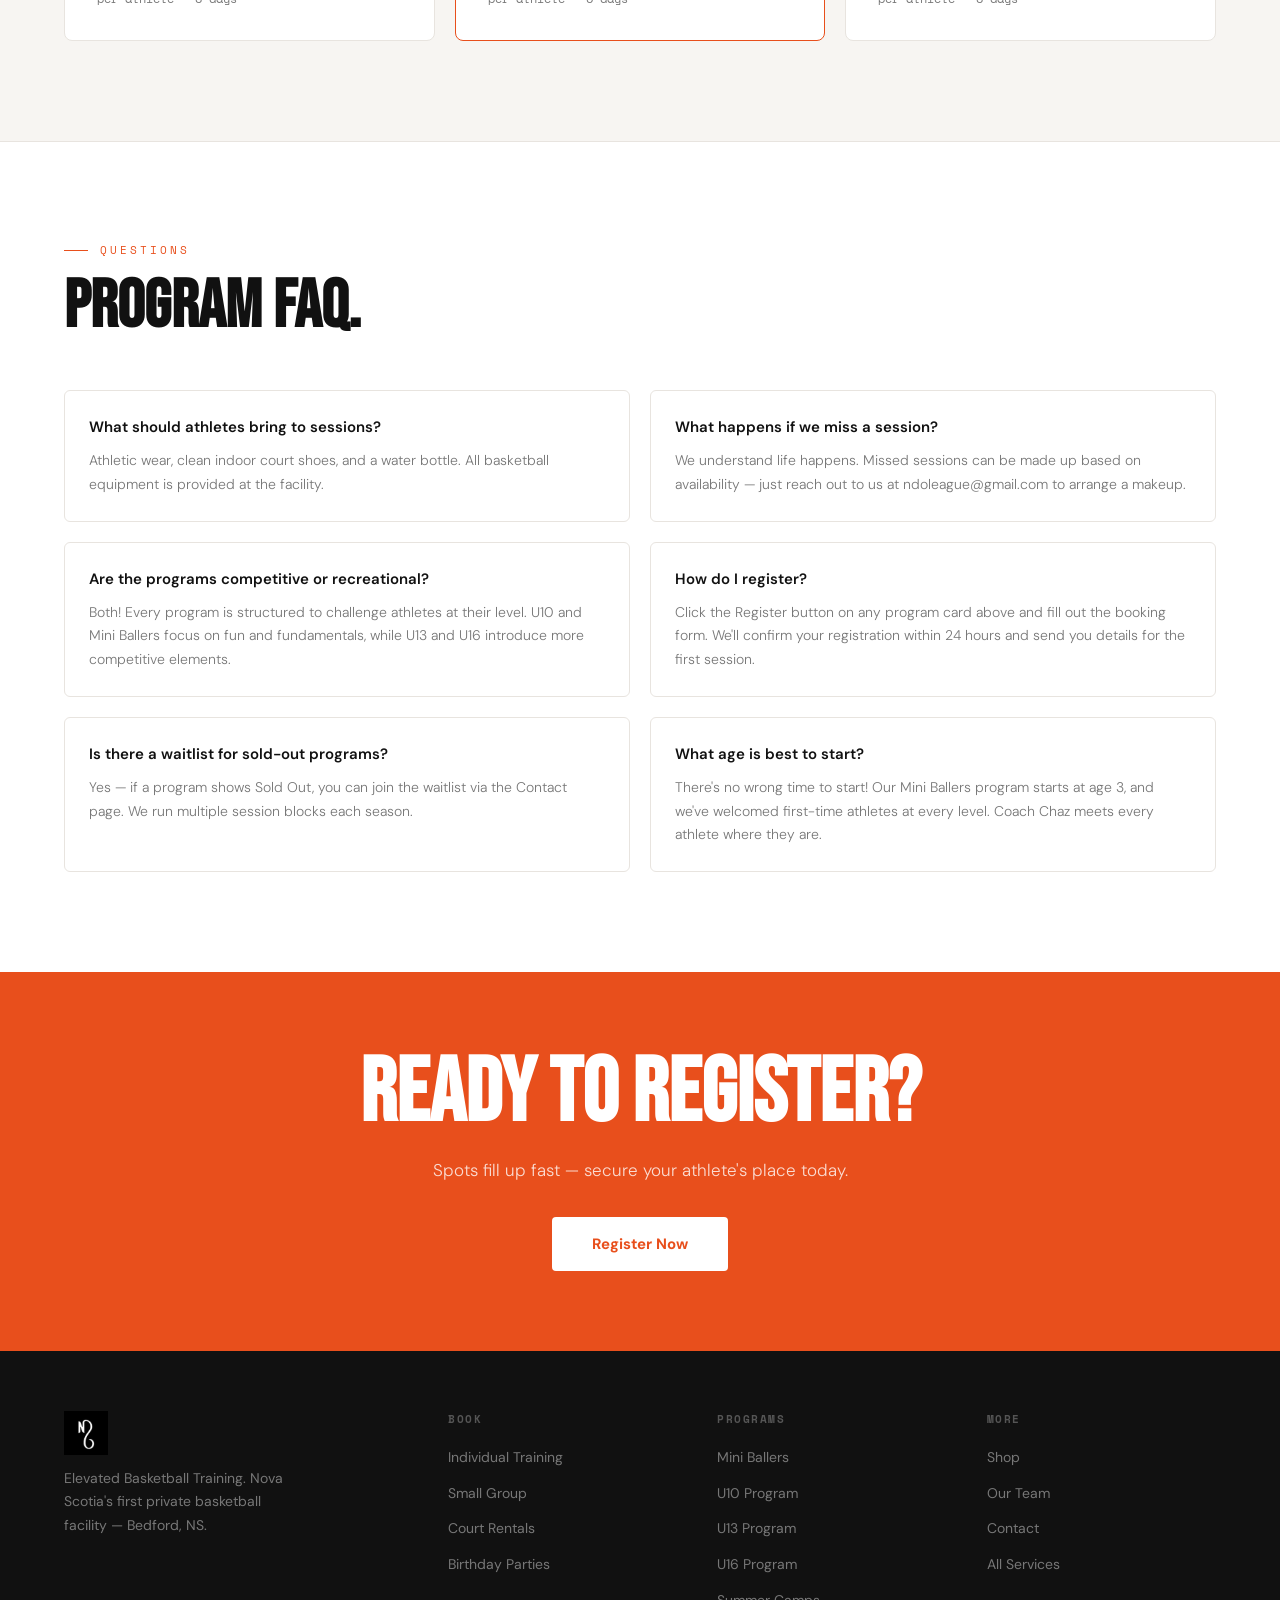
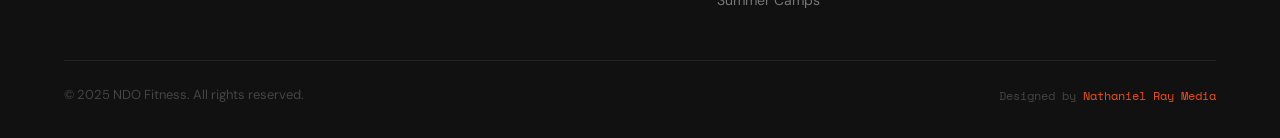
<file: programs.html>
<!DOCTYPE html>
<html lang="en">
<head>
<meta charset="UTF-8"/><meta name="viewport" content="width=device-width, initial-scale=1.0"/>
<title>Programs — NDO Fitness</title>
<link rel="stylesheet" href="shared.css"/>
<style>
.programs-grid{display:grid;grid-template-columns:repeat(2,1fr);gap:20px;margin-top:50px;}
.prog-card{background:#fff;border:1.5px solid var(--border);border-radius:10px;overflow:hidden;transition:border-color 0.2s;}
.prog-card.featured{border-color:var(--orange);}
.prog-header{background:var(--bg2);padding:28px 32px;border-bottom:1px solid var(--border);position:relative;}
.prog-card.featured .prog-header{background:var(--orange-light);}
.prog-age{font-family:var(--font-display);font-size:72px;color:var(--orange);line-height:1;}
.prog-title{font-weight:700;font-size:18px;margin-bottom:4px;}
.prog-subtitle{font-size:13px;color:var(--muted);}
.prog-badge{position:absolute;top:20px;right:20px;background:var(--orange);color:#fff;font-size:10px;font-weight:700;letter-spacing:1px;text-transform:uppercase;padding:4px 10px;border-radius:2px;font-family:var(--font-mono);}
.prog-body{padding:28px 32px;}
.prog-desc{font-size:15px;color:var(--muted);line-height:1.75;font-weight:300;margin-bottom:24px;}
.prog-details{display:grid;grid-template-columns:1fr 1fr;gap:14px;margin-bottom:24px;}
.prog-detail{background:var(--bg2);border-radius:6px;padding:14px 16px;}
.prog-detail-label{font-size:11px;color:var(--muted2);font-family:var(--font-mono);text-transform:uppercase;letter-spacing:1px;margin-bottom:4px;}
.prog-detail-value{font-size:14px;font-weight:600;}
.prog-skills{margin-bottom:24px;}
.prog-skills-title{font-size:12px;font-weight:600;color:var(--muted);text-transform:uppercase;letter-spacing:1px;font-family:var(--font-mono);margin-bottom:12px;}
.prog-skills-list{display:flex;flex-wrap:wrap;gap:8px;}
.skill-tag{background:var(--orange-light);color:var(--orange);font-size:12px;font-weight:500;padding:5px 12px;border-radius:20px;}
.prog-footer{display:flex;align-items:center;justify-content:space-between;padding-top:20px;border-top:1px solid var(--border);}
.prog-price{font-family:var(--font-display);font-size:34px;}
.prog-price-sub{font-size:12px;color:var(--muted);font-family:var(--font-mono);}
.prog-btn{background:var(--orange);color:#fff;padding:12px 24px;border-radius:4px;font-size:14px;font-weight:600;text-decoration:none;transition:background 0.2s;}
.prog-btn:hover{background:var(--orange-dim);}
@media(max-width:768px){.programs-grid{grid-template-columns:1fr;}.prog-details{grid-template-columns:1fr 1fr;}}

.camps-section{background:var(--bg2);border-top:1px solid var(--border);}
.camps-grid{display:grid;grid-template-columns:repeat(3,1fr);gap:20px;margin-top:50px;}
.camp-card{background:#fff;border:1.5px solid var(--border);border-radius:8px;padding:32px;transition:border-color 0.2s;}
.camp-card.featured{border-color:var(--orange);}
.camp-icon{width:48px;height:48px;background:var(--orange-light);border-radius:8px;display:flex;align-items:center;justify-content:center;margin-bottom:20px;}
.camp-title{font-family:var(--font-display);font-size:28px;margin-bottom:8px;}
.camp-desc{font-size:14px;color:var(--muted);line-height:1.7;font-weight:300;margin-bottom:20px;}
.camp-detail-row{display:flex;gap:10px;align-items:center;font-size:13px;color:var(--muted);margin-bottom:8px;font-family:var(--font-mono);}
.camp-footer{margin-top:24px;padding-top:20px;border-top:1px solid var(--border);display:flex;justify-content:space-between;align-items:center;}
.camp-price{font-family:var(--font-display);font-size:30px;}
.camp-price-sub{font-size:12px;color:var(--muted);font-family:var(--font-mono);}
.camp-register{background:transparent;border:1.5px solid var(--border2);color:var(--text);padding:9px 18px;border-radius:4px;font-size:13px;font-weight:500;cursor:pointer;font-family:var(--font-body);text-decoration:none;transition:all 0.2s;display:inline-block;}
.camp-register:hover,.camp-card.featured .camp-register{background:var(--orange);border-color:var(--orange);color:#fff;}
@media(max-width:768px){.camps-grid{grid-template-columns:1fr;}}

.faq-section{border-top:1px solid var(--border);}
.faq-grid{display:grid;grid-template-columns:1fr 1fr;gap:20px;margin-top:50px;}
.faq-item{border:1px solid var(--border);border-radius:6px;padding:24px;}
.faq-q{font-weight:600;font-size:15px;margin-bottom:10px;}
.faq-a{font-size:14px;color:var(--muted);line-height:1.7;font-weight:300;}
@media(max-width:768px){.faq-grid{grid-template-columns:1fr;}}
</style>
</head>
<body>
<div id="nav-placeholder"></div>

<div class="page-hero">
  <div class="page-hero-eyebrow">Skills Programs</div>
  <h1 class="page-hero-title">Train with a <span>Plan.</span></h1>
  <p class="page-hero-sub">6-week programs designed to progressively build skills, build confidence, and develop athletes from the ground up — for ages 3 to 16.</p>
</div>

<section>
  <div class="section-label">Spring Programs 2025</div>
  <h2 class="section-title">Find your<br>program.</h2>
  <p class="section-sub">Each program is age-specific, structured, and designed to be the foundation of a real basketball development journey.</p>
  <div class="programs-grid">

    <div class="prog-card">
      <div class="prog-header">
        <div class="prog-age">Mini</div>
        <div class="prog-title">Mini Ballers Program</div>
        <div class="prog-subtitle">Ages 3 – 5 · Introductory level</div>
      </div>
      <div class="prog-body">
        <p class="prog-desc">Designed for the youngest athletes, Mini Ballers introduces basketball through movement, play, and fun. Sessions are short, energetic, and focused on building motor skills and a love for the sport.</p>
        <div class="prog-details">
          <div class="prog-detail"><div class="prog-detail-label">Duration</div><div class="prog-detail-value">6 Weeks</div></div>
          <div class="prog-detail"><div class="prog-detail-label">Days</div><div class="prog-detail-value">Saturdays</div></div>
          <div class="prog-detail"><div class="prog-detail-label">Time</div><div class="prog-detail-value">9:00 – 10:00 AM</div></div>
          <div class="prog-detail"><div class="prog-detail-label">Ages</div><div class="prog-detail-value">3 – 5 years</div></div>
        </div>
        <div class="prog-skills">
          <div class="prog-skills-title">Focus Areas</div>
          <div class="prog-skills-list">
            <span class="skill-tag">Motor Skills</span><span class="skill-tag">Ball Familiarity</span><span class="skill-tag">Listening</span><span class="skill-tag">Fun</span>
          </div>
        </div>
        <div class="prog-footer">
          <div><div class="prog-price">$160</div><div class="prog-price-sub">per athlete · 6 weeks</div></div>
          <a href="book.html" class="prog-btn">Register Now</a>
        </div>
      </div>
    </div>

    <div class="prog-card featured">
      <div class="prog-header">
        <div class="prog-age">U10</div>
        <div class="prog-title">U10 Skills Program</div>
        <div class="prog-subtitle">Ages 6 – 9 · Fundamentals level</div>
        <div class="prog-badge">Sold Out</div>
      </div>
      <div class="prog-body">
        <p class="prog-desc">The U10 program uses basketball fundamentals as an anchor to gradually introduce new skills week over week. Athletes develop dribbling, passing, footwork, and court awareness in a structured environment.</p>
        <div class="prog-details">
          <div class="prog-detail"><div class="prog-detail-label">Duration</div><div class="prog-detail-value">6 Weeks</div></div>
          <div class="prog-detail"><div class="prog-detail-label">Days</div><div class="prog-detail-value">Saturdays</div></div>
          <div class="prog-detail"><div class="prog-detail-label">Time</div><div class="prog-detail-value">10:00 – 11:30 AM</div></div>
          <div class="prog-detail"><div class="prog-detail-label">Ages</div><div class="prog-detail-value">6 – 9 years</div></div>
        </div>
        <div class="prog-skills">
          <div class="prog-skills-title">Focus Areas</div>
          <div class="prog-skills-list">
            <span class="skill-tag">Dribbling</span><span class="skill-tag">Passing</span><span class="skill-tag">Footwork</span><span class="skill-tag">Court Awareness</span>
          </div>
        </div>
        <div class="prog-footer">
          <div><div class="prog-price">$180</div><div class="prog-price-sub">per athlete · 6 weeks</div></div>
          <a href="contact.html" class="prog-btn" style="background:#777;">Join Waitlist</a>
        </div>
      </div>
    </div>

    <div class="prog-card featured">
      <div class="prog-header">
        <div class="prog-age">U13</div>
        <div class="prog-title">U13 Development Program</div>
        <div class="prog-subtitle">Ages 10 – 12 · Intermediate level</div>
      </div>
      <div class="prog-body">
        <p class="prog-desc">For athletes who have mastered the basics and are ready to compete. The U13 program focuses on ball handling mechanics, shooting, basketball IQ, and competitive play in a structured training environment.</p>
        <div class="prog-details">
          <div class="prog-detail"><div class="prog-detail-label">Duration</div><div class="prog-detail-value">6 Weeks</div></div>
          <div class="prog-detail"><div class="prog-detail-label">Days</div><div class="prog-detail-value">Tue & Thu</div></div>
          <div class="prog-detail"><div class="prog-detail-label">Time</div><div class="prog-detail-value">5:30 – 7:00 PM</div></div>
          <div class="prog-detail"><div class="prog-detail-label">Ages</div><div class="prog-detail-value">10 – 12 years</div></div>
        </div>
        <div class="prog-skills">
          <div class="prog-skills-title">Focus Areas</div>
          <div class="prog-skills-list">
            <span class="skill-tag">Ball Handling</span><span class="skill-tag">Shooting</span><span class="skill-tag">Defense</span><span class="skill-tag">Basketball IQ</span>
          </div>
        </div>
        <div class="prog-footer">
          <div><div class="prog-price">$220</div><div class="prog-price-sub">per athlete · 6 weeks</div></div>
          <a href="book.html" class="prog-btn">Register Now</a>
        </div>
      </div>
    </div>

    <div class="prog-card">
      <div class="prog-header">
        <div class="prog-age">U16</div>
        <div class="prog-title">U16 Elite Skills Program</div>
        <div class="prog-subtitle">Ages 13 – 15 · Advanced level</div>
      </div>
      <div class="prog-body">
        <p class="prog-desc">The most advanced program in the NDO lineup. U16 athletes work on position-specific skills, athleticism, and competitive readiness. Designed for athletes who play club or school basketball and want to go to the next level.</p>
        <div class="prog-details">
          <div class="prog-detail"><div class="prog-detail-label">Duration</div><div class="prog-detail-value">6 Weeks</div></div>
          <div class="prog-detail"><div class="prog-detail-label">Days</div><div class="prog-detail-value">Mon & Wed</div></div>
          <div class="prog-detail"><div class="prog-detail-label">Time</div><div class="prog-detail-value">6:00 – 7:30 PM</div></div>
          <div class="prog-detail"><div class="prog-detail-label">Ages</div><div class="prog-detail-value">13 – 15 years</div></div>
        </div>
        <div class="prog-skills">
          <div class="prog-skills-title">Focus Areas</div>
          <div class="prog-skills-list">
            <span class="skill-tag">Position Skills</span><span class="skill-tag">Athleticism</span><span class="skill-tag">Game Speed</span><span class="skill-tag">Leadership</span>
          </div>
        </div>
        <div class="prog-footer">
          <div><div class="prog-price">$240</div><div class="prog-price-sub">per athlete · 6 weeks</div></div>
          <a href="book.html" class="prog-btn">Register Now</a>
        </div>
      </div>
    </div>

  </div>
</section>

<section class="camps-section">
  <div class="section-label">Summer 2025</div>
  <h2 class="section-title">Summer Camps.</h2>
  <p class="section-sub">Multi-day immersive camps for youth athletes. Full days of training, competition, and community — the ultimate summer basketball experience.</p>
  <div class="camps-grid">
    <div class="camp-card">
      <div class="camp-icon"><svg width="24" height="24" viewBox="0 0 24 24" fill="none" stroke="#E84F1C" stroke-width="1.8" stroke-linecap="round"><circle cx="12" cy="12" r="5"/><line x1="12" y1="1" x2="12" y2="3"/><line x1="12" y1="21" x2="12" y2="23"/><line x1="4.22" y1="4.22" x2="5.64" y2="5.64"/><line x1="18.36" y1="18.36" x2="19.78" y2="19.78"/><line x1="1" y1="12" x2="3" y2="12"/><line x1="21" y1="12" x2="23" y2="12"/><line x1="4.22" y1="19.78" x2="5.64" y2="18.36"/><line x1="18.36" y1="5.64" x2="19.78" y2="4.22"/></svg></div>
      <div class="camp-title">Junior Camp</div>
      <p class="camp-desc">For athletes ages 6–10. A 3-day camp built around fun, fundamentals, and friendships. Morning skills sessions, afternoon games, and snacks included.</p>
      <div class="camp-detail-row"><svg width="14" height="14" viewBox="0 0 24 24" fill="none" stroke="#E84F1C" stroke-width="2" stroke-linecap="round"><rect x="3" y="4" width="18" height="18" rx="2"/><line x1="16" y1="2" x2="16" y2="6"/><line x1="8" y1="2" x2="8" y2="6"/><line x1="3" y1="10" x2="21" y2="10"/></svg>3 Days · July 7–9, 2025</div>
      <div class="camp-detail-row"><svg width="14" height="14" viewBox="0 0 24 24" fill="none" stroke="#E84F1C" stroke-width="2" stroke-linecap="round"><circle cx="12" cy="12" r="10"/><polyline points="12 6 12 12 16 14"/></svg>9:00 AM – 3:00 PM Daily</div>
      <div class="camp-detail-row"><svg width="14" height="14" viewBox="0 0 24 24" fill="none" stroke="#E84F1C" stroke-width="2" stroke-linecap="round"><path d="M20 21v-2a4 4 0 0 0-4-4H8a4 4 0 0 0-4 4v2"/><circle cx="12" cy="7" r="4"/></svg>Ages 6 – 10</div>
      <div class="camp-footer">
        <div><div class="camp-price">$175</div><div class="camp-price-sub">per athlete · 3 days</div></div>
        <a href="book.html" class="camp-register">Register</a>
      </div>
    </div>
    <div class="camp-card featured">
      <div class="camp-icon"><svg width="24" height="24" viewBox="0 0 24 24" fill="none" stroke="#E84F1C" stroke-width="1.8" stroke-linecap="round"><polygon points="12 2 15.09 8.26 22 9.27 17 14.14 18.18 21.02 12 17.77 5.82 21.02 7 14.14 2 9.27 8.91 8.26 12 2"/></svg></div>
      <div class="camp-title">Elite Camp</div>
      <p class="camp-desc">For serious athletes ages 11–15. A full 5-day camp focused on elevating your game. Position training, live scrimmages, and individual film review with Coach Chaz.</p>
      <div class="camp-detail-row"><svg width="14" height="14" viewBox="0 0 24 24" fill="none" stroke="#E84F1C" stroke-width="2" stroke-linecap="round"><rect x="3" y="4" width="18" height="18" rx="2"/><line x1="16" y1="2" x2="16" y2="6"/><line x1="8" y1="2" x2="8" y2="6"/><line x1="3" y1="10" x2="21" y2="10"/></svg>5 Days · July 14–18, 2025</div>
      <div class="camp-detail-row"><svg width="14" height="14" viewBox="0 0 24 24" fill="none" stroke="#E84F1C" stroke-width="2" stroke-linecap="round"><circle cx="12" cy="12" r="10"/><polyline points="12 6 12 12 16 14"/></svg>9:00 AM – 4:00 PM Daily</div>
      <div class="camp-detail-row"><svg width="14" height="14" viewBox="0 0 24 24" fill="none" stroke="#E84F1C" stroke-width="2" stroke-linecap="round"><path d="M20 21v-2a4 4 0 0 0-4-4H8a4 4 0 0 0-4 4v2"/><circle cx="12" cy="7" r="4"/></svg>Ages 11 – 15</div>
      <div class="camp-footer">
        <div><div class="camp-price">$299</div><div class="camp-price-sub">per athlete · 5 days</div></div>
        <a href="book.html" class="camp-register">Register</a>
      </div>
    </div>
    <div class="camp-card">
      <div class="camp-icon"><svg width="24" height="24" viewBox="0 0 24 24" fill="none" stroke="#E84F1C" stroke-width="1.8" stroke-linecap="round"><path d="M17 21v-2a4 4 0 0 0-4-4H5a4 4 0 0 0-4 4v2"/><circle cx="9" cy="7" r="4"/><path d="M23 21v-2a4 4 0 0 0-3-3.87"/><path d="M16 3.13a4 4 0 0 1 0 7.75"/></svg></div>
      <div class="camp-title">Team Camp</div>
      <p class="camp-desc">Bring your whole team. The 3-day Team Camp is designed for club and school teams looking to build chemistry, run plays, and prepare for the upcoming season together.</p>
      <div class="camp-detail-row"><svg width="14" height="14" viewBox="0 0 24 24" fill="none" stroke="#E84F1C" stroke-width="2" stroke-linecap="round"><rect x="3" y="4" width="18" height="18" rx="2"/><line x1="16" y1="2" x2="16" y2="6"/><line x1="8" y1="2" x2="8" y2="6"/><line x1="3" y1="10" x2="21" y2="10"/></svg>3 Days · Aug 4–6, 2025</div>
      <div class="camp-detail-row"><svg width="14" height="14" viewBox="0 0 24 24" fill="none" stroke="#E84F1C" stroke-width="2" stroke-linecap="round"><circle cx="12" cy="12" r="10"/><polyline points="12 6 12 12 16 14"/></svg>10:00 AM – 4:00 PM Daily</div>
      <div class="camp-detail-row"><svg width="14" height="14" viewBox="0 0 24 24" fill="none" stroke="#E84F1C" stroke-width="2" stroke-linecap="round"><path d="M20 21v-2a4 4 0 0 0-4-4H8a4 4 0 0 0-4 4v2"/><circle cx="12" cy="7" r="4"/></svg>Any age · min 8 athletes</div>
      <div class="camp-footer">
        <div><div class="camp-price">$220</div><div class="camp-price-sub">per athlete · 3 days</div></div>
        <a href="contact.html" class="camp-register">Inquire</a>
      </div>
    </div>
  </div>
</section>

<section class="faq-section">
  <div class="section-label">Questions</div>
  <h2 class="section-title">Program FAQ.</h2>
  <div class="faq-grid">
    <div class="faq-item"><div class="faq-q">What should athletes bring to sessions?</div><div class="faq-a">Athletic wear, clean indoor court shoes, and a water bottle. All basketball equipment is provided at the facility.</div></div>
    <div class="faq-item"><div class="faq-q">What happens if we miss a session?</div><div class="faq-a">We understand life happens. Missed sessions can be made up based on availability — just reach out to us at ndoleague@gmail.com to arrange a makeup.</div></div>
    <div class="faq-item"><div class="faq-q">Are the programs competitive or recreational?</div><div class="faq-a">Both! Every program is structured to challenge athletes at their level. U10 and Mini Ballers focus on fun and fundamentals, while U13 and U16 introduce more competitive elements.</div></div>
    <div class="faq-item"><div class="faq-q">How do I register?</div><div class="faq-a">Click the Register button on any program card above and fill out the booking form. We'll confirm your registration within 24 hours and send you details for the first session.</div></div>
    <div class="faq-item"><div class="faq-q">Is there a waitlist for sold-out programs?</div><div class="faq-a">Yes — if a program shows Sold Out, you can join the waitlist via the Contact page. We run multiple session blocks each season.</div></div>
    <div class="faq-item"><div class="faq-q">What age is best to start?</div><div class="faq-a">There's no wrong time to start! Our Mini Ballers program starts at age 3, and we've welcomed first-time athletes at every level. Coach Chaz meets every athlete where they are.</div></div>
  </div>
</section>

<div class="cta-strip">
  <h2>Ready to register?</h2>
  <p>Spots fill up fast — secure your athlete's place today.</p>
  <a href="book.html" class="btn-white">Register Now</a>
</div>

<div id="footer-placeholder"></div>
<script src="shared.js"></script>
</body>
</html>
</file>
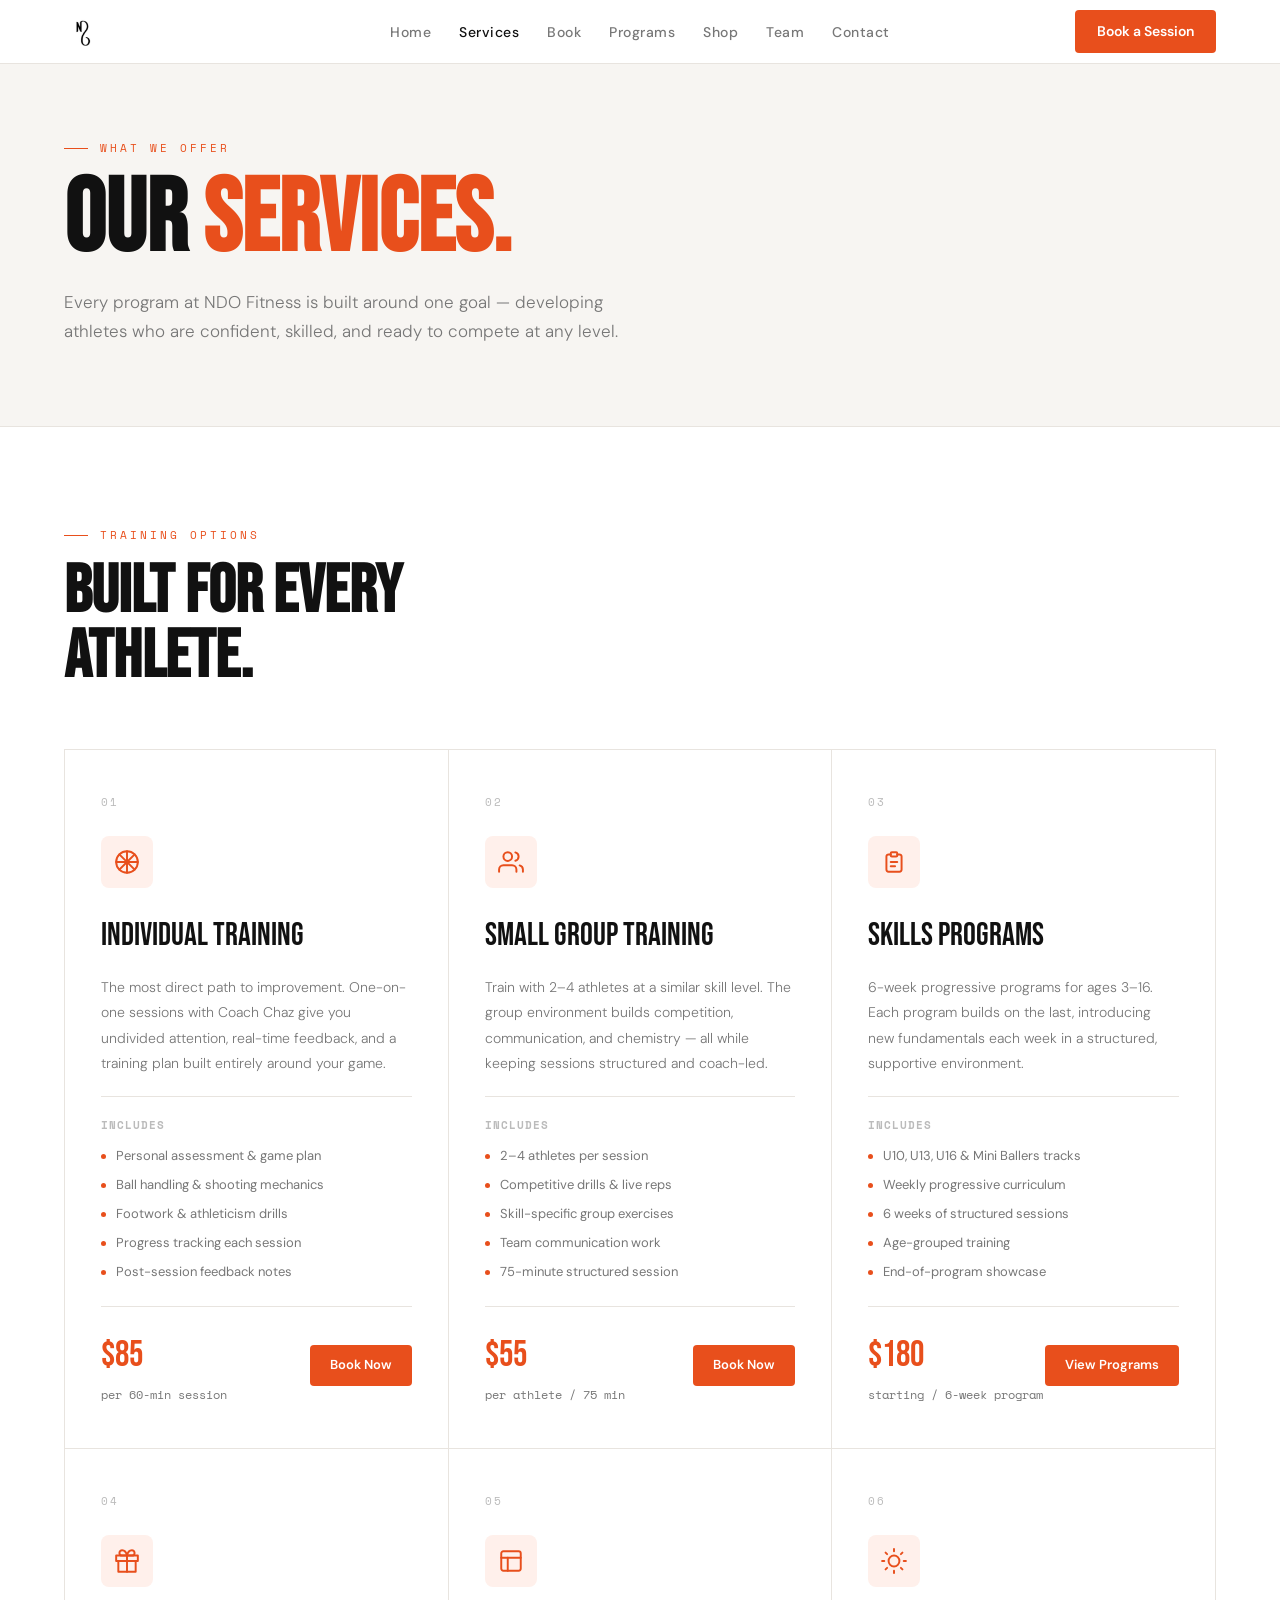
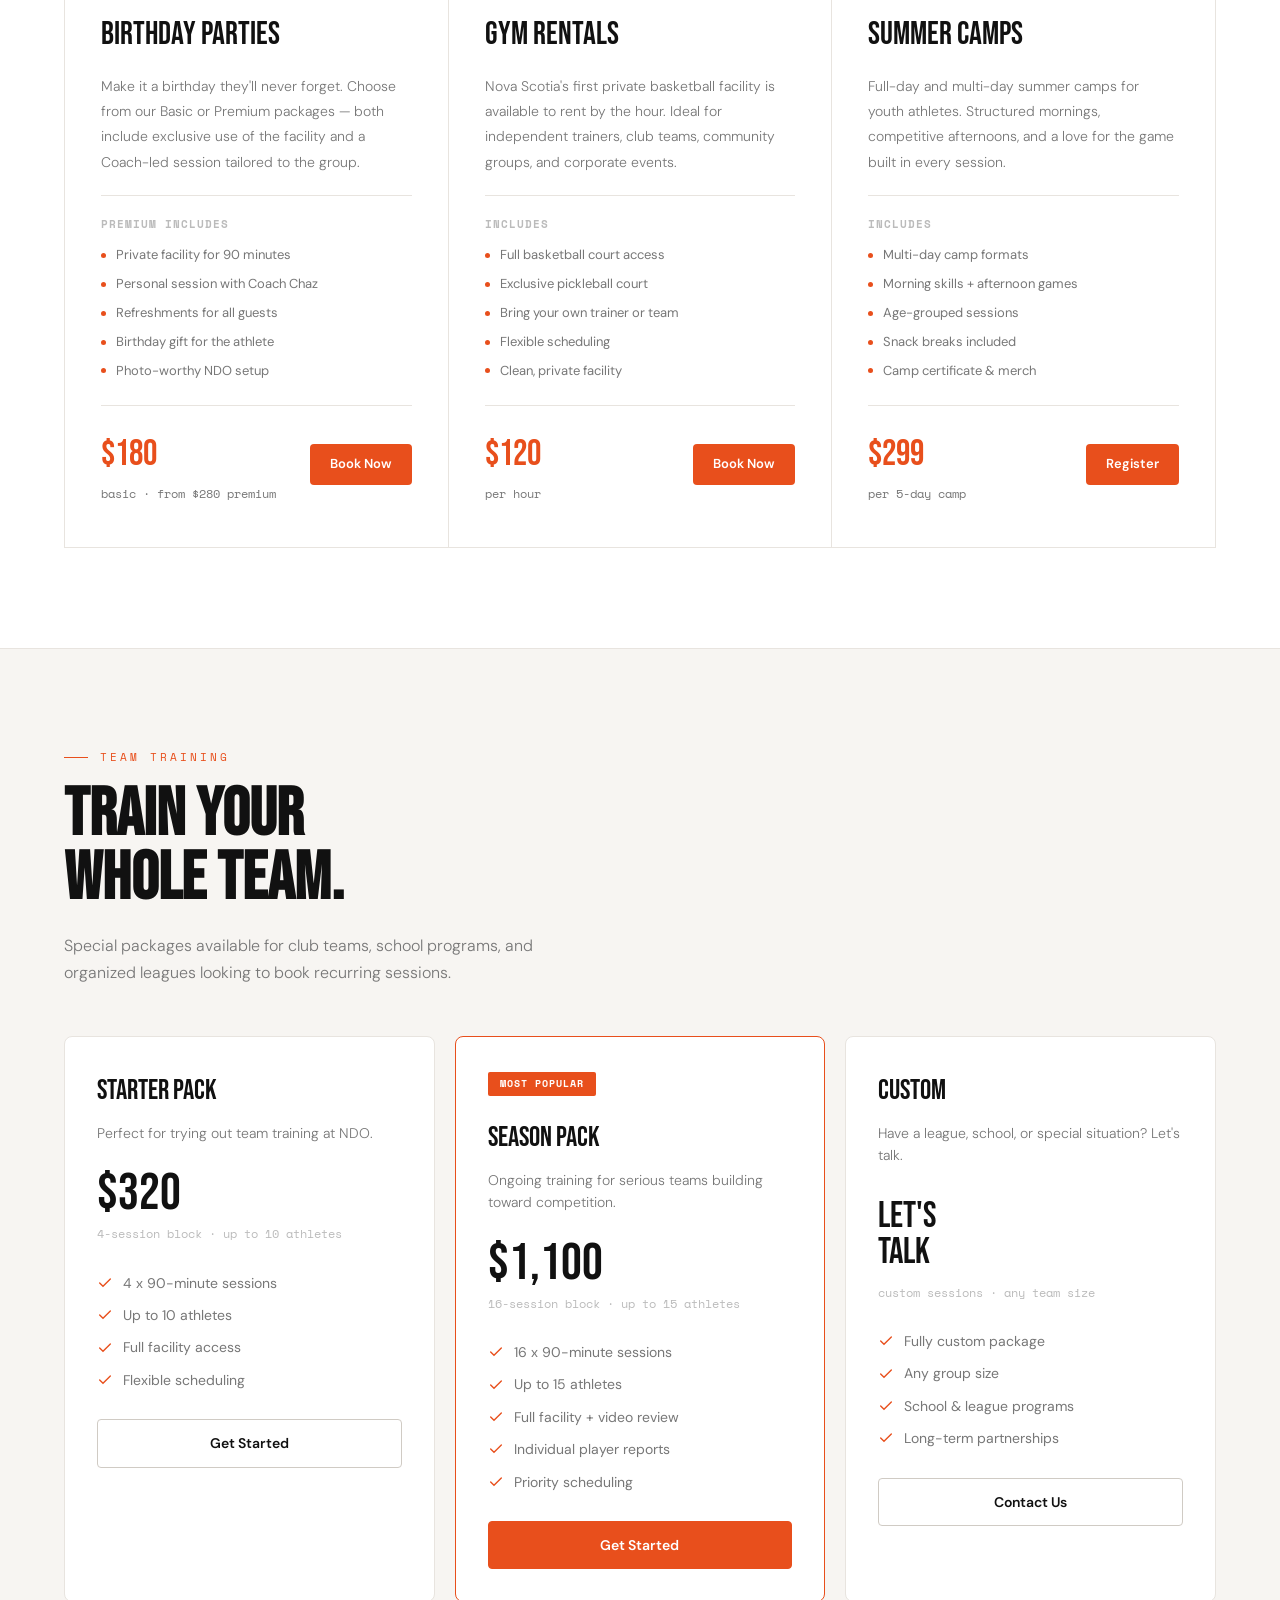
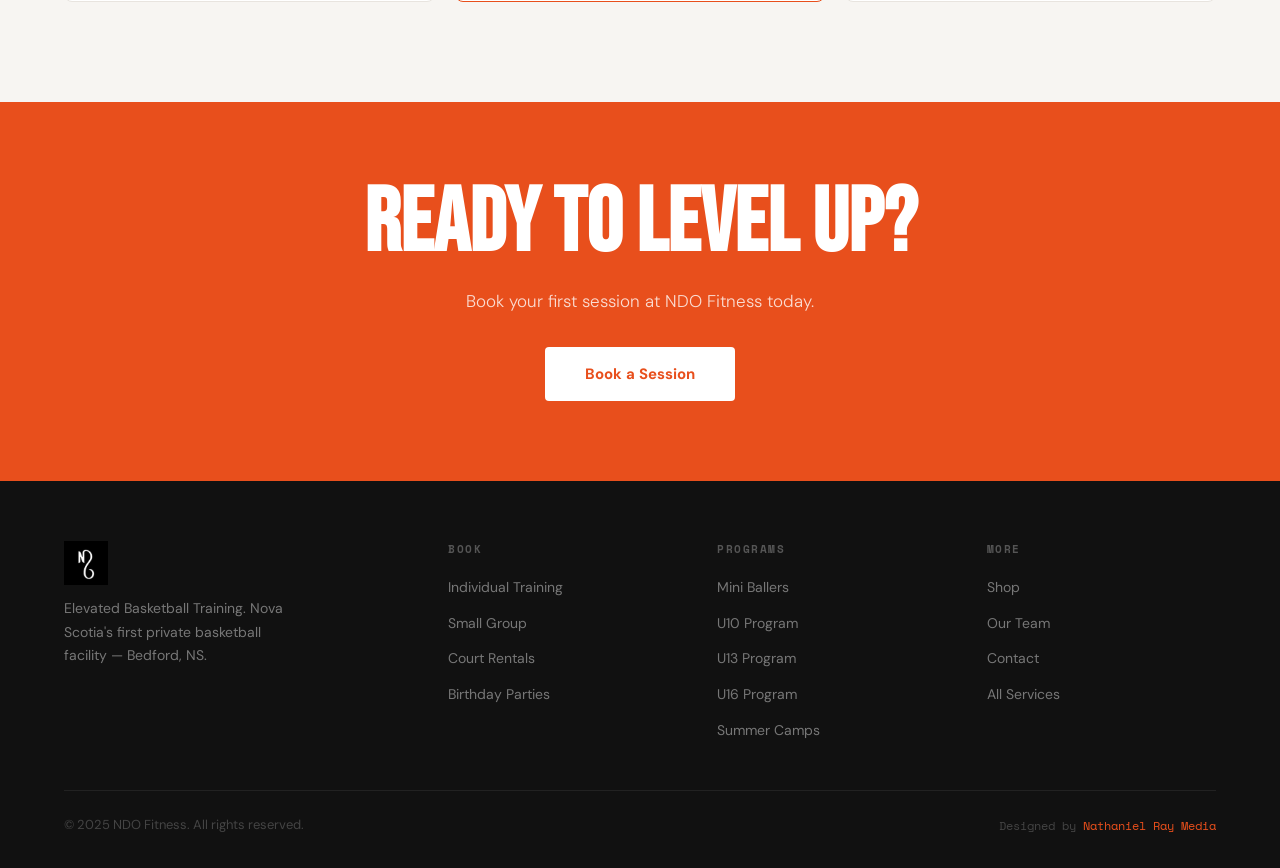
<file: services.html>
<!DOCTYPE html>
<html lang="en">
<head>
<meta charset="UTF-8"/><meta name="viewport" content="width=device-width, initial-scale=1.0"/>
<title>Services — NDO Fitness</title>
<link rel="stylesheet" href="shared.css"/>
<style>
.services-grid{display:grid;grid-template-columns:repeat(3,1fr);gap:1px;background:var(--border);border:1px solid var(--border);margin-top:60px;}
.service-card{background:var(--bg);padding:44px 36px;position:relative;overflow:hidden;transition:background 0.25s;}
.service-card::before{content:'';position:absolute;top:0;left:0;right:0;height:2px;background:var(--orange);transform:scaleX(0);transition:transform 0.3s;transform-origin:left;}
.service-card:hover{background:var(--bg2);}
.service-card:hover::before{transform:scaleX(1);}
.service-num{font-family:var(--font-mono);font-size:11px;color:var(--muted2);letter-spacing:2px;margin-bottom:24px;}
.svc-icon{width:52px;height:52px;background:var(--orange-light);border-radius:8px;display:flex;align-items:center;justify-content:center;margin-bottom:22px;}
.service-name{font-family:var(--font-display);font-size:32px;color:var(--text);margin-bottom:14px;}
.service-desc{font-size:14px;color:var(--muted);line-height:1.8;font-weight:300;margin-bottom:20px;}
.service-includes{margin-top:20px;padding-top:20px;border-top:1px solid var(--border);}
.service-includes-title{font-size:11px;font-weight:600;letter-spacing:1px;text-transform:uppercase;color:var(--muted2);font-family:var(--font-mono);margin-bottom:12px;}
.service-includes ul{list-style:none;display:flex;flex-direction:column;gap:8px;}
.service-includes li{font-size:13px;color:var(--muted);display:flex;align-items:center;gap:10px;}
.service-includes li::before{content:'';width:5px;height:5px;border-radius:50%;background:var(--orange);flex-shrink:0;}
.service-price{margin-top:24px;padding-top:20px;border-top:1px solid var(--border);display:flex;align-items:center;justify-content:space-between;}
.price-num{font-family:var(--font-display);font-size:36px;color:var(--orange);}
.price-label{font-size:12px;color:var(--muted);font-family:var(--font-mono);}
.book-btn{background:var(--orange);color:#fff;padding:10px 20px;border-radius:4px;font-size:13px;font-weight:600;text-decoration:none;transition:background 0.2s;}
.book-btn:hover{background:var(--orange-dim);}
@media(max-width:900px){.services-grid{grid-template-columns:1fr 1fr;}}
@media(max-width:560px){.services-grid{grid-template-columns:1fr;}}
.pricing-section{background:var(--bg2);border-top:1px solid var(--border);}
.pricing-grid{display:grid;grid-template-columns:repeat(3,1fr);gap:20px;margin-top:50px;}
.pricing-card{background:#fff;border:1.5px solid var(--border);border-radius:8px;padding:32px;transition:border-color 0.2s;}
.pricing-card.featured{border-color:var(--orange);}
.pricing-badge{background:var(--orange);color:#fff;font-size:10px;font-weight:700;letter-spacing:1px;text-transform:uppercase;padding:4px 12px;border-radius:2px;font-family:var(--font-mono);display:inline-block;margin-bottom:20px;}
.pricing-name{font-family:var(--font-display);font-size:28px;margin-bottom:8px;}
.pricing-desc{font-size:14px;color:var(--muted);margin-bottom:24px;font-weight:300;}
.pricing-price{font-family:var(--font-display);font-size:52px;color:var(--text);line-height:1;margin-bottom:4px;}
.pricing-price span{font-size:16px;font-family:var(--font-body);color:var(--muted);font-weight:300;}
.pricing-per{font-size:12px;color:var(--muted2);font-family:var(--font-mono);margin-bottom:28px;}
.pricing-features{list-style:none;display:flex;flex-direction:column;gap:10px;margin-bottom:28px;}
.pricing-features li{font-size:14px;color:var(--muted);display:flex;align-items:center;gap:10px;}
.pricing-features li svg{flex-shrink:0;}
.pricing-cta{display:block;text-align:center;padding:12px;border-radius:4px;font-size:14px;font-weight:600;text-decoration:none;transition:all 0.2s;border:1.5px solid var(--border2);color:var(--text);}
.pricing-cta:hover,.pricing-card.featured .pricing-cta{background:var(--orange);border-color:var(--orange);color:#fff;}
@media(max-width:768px){.pricing-grid{grid-template-columns:1fr;}}
</style>
</head>
<body>
<div id="nav-placeholder"></div>

<div class="page-hero">
  <div class="page-hero-eyebrow">What We Offer</div>
  <h1 class="page-hero-title">Our <span>Services.</span></h1>
  <p class="page-hero-sub">Every program at NDO Fitness is built around one goal — developing athletes who are confident, skilled, and ready to compete at any level.</p>
</div>

<section>
  <div class="section-label">Training Options</div>
  <h2 class="section-title">Built for every<br>athlete.</h2>
  <div class="services-grid">

    <div class="service-card">
      <div class="service-num">01</div>
      <div class="svc-icon"><svg width="26" height="26" viewBox="0 0 24 24" fill="none" stroke="#E84F1C" stroke-width="1.8" stroke-linecap="round" stroke-linejoin="round"><circle cx="12" cy="12" r="10"/><path d="M4.93 4.93c4.04 4.04 10.18 10.18 14.14 14.14M19.07 4.93C15.03 8.97 8.97 15.03 4.93 19.07M2 12h20M12 2v20"/></svg></div>
      <div class="service-name">Individual Training</div>
      <p class="service-desc">The most direct path to improvement. One-on-one sessions with Coach Chaz give you undivided attention, real-time feedback, and a training plan built entirely around your game.</p>
      <div class="service-includes">
        <div class="service-includes-title">Includes</div>
        <ul>
          <li>Personal assessment & game plan</li>
          <li>Ball handling & shooting mechanics</li>
          <li>Footwork & athleticism drills</li>
          <li>Progress tracking each session</li>
          <li>Post-session feedback notes</li>
        </ul>
      </div>
      <div class="service-price">
        <div><div class="price-num">$85</div><div class="price-label">per 60-min session</div></div>
        <a href="book.html" class="book-btn">Book Now</a>
      </div>
    </div>

    <div class="service-card">
      <div class="service-num">02</div>
      <div class="svc-icon"><svg width="26" height="26" viewBox="0 0 24 24" fill="none" stroke="#E84F1C" stroke-width="1.8" stroke-linecap="round" stroke-linejoin="round"><path d="M17 21v-2a4 4 0 0 0-4-4H5a4 4 0 0 0-4 4v2"/><circle cx="9" cy="7" r="4"/><path d="M23 21v-2a4 4 0 0 0-3-3.87"/><path d="M16 3.13a4 4 0 0 1 0 7.75"/></svg></div>
      <div class="service-name">Small Group Training</div>
      <p class="service-desc">Train with 2–4 athletes at a similar skill level. The group environment builds competition, communication, and chemistry — all while keeping sessions structured and coach-led.</p>
      <div class="service-includes">
        <div class="service-includes-title">Includes</div>
        <ul>
          <li>2–4 athletes per session</li>
          <li>Competitive drills & live reps</li>
          <li>Skill-specific group exercises</li>
          <li>Team communication work</li>
          <li>75-minute structured session</li>
        </ul>
      </div>
      <div class="service-price">
        <div><div class="price-num">$55</div><div class="price-label">per athlete / 75 min</div></div>
        <a href="book.html" class="book-btn">Book Now</a>
      </div>
    </div>

    <div class="service-card">
      <div class="service-num">03</div>
      <div class="svc-icon"><svg width="26" height="26" viewBox="0 0 24 24" fill="none" stroke="#E84F1C" stroke-width="1.8" stroke-linecap="round" stroke-linejoin="round"><path d="M9 5H7a2 2 0 0 0-2 2v12a2 2 0 0 0 2 2h10a2 2 0 0 0 2-2V7a2 2 0 0 0-2-2h-2"/><rect x="9" y="3" width="6" height="4" rx="1"/><line x1="9" y1="12" x2="15" y2="12"/><line x1="9" y1="16" x2="13" y2="16"/></svg></div>
      <div class="service-name">Skills Programs</div>
      <p class="service-desc">6-week progressive programs for ages 3–16. Each program builds on the last, introducing new fundamentals each week in a structured, supportive environment.</p>
      <div class="service-includes">
        <div class="service-includes-title">Includes</div>
        <ul>
          <li>U10, U13, U16 & Mini Ballers tracks</li>
          <li>Weekly progressive curriculum</li>
          <li>6 weeks of structured sessions</li>
          <li>Age-grouped training</li>
          <li>End-of-program showcase</li>
        </ul>
      </div>
      <div class="service-price">
        <div><div class="price-num">$180</div><div class="price-label">starting / 6-week program</div></div>
        <a href="programs.html" class="book-btn">View Programs</a>
      </div>
    </div>

    <div class="service-card">
      <div class="service-num">04</div>
      <div class="svc-icon"><svg width="26" height="26" viewBox="0 0 24 24" fill="none" stroke="#E84F1C" stroke-width="1.8" stroke-linecap="round" stroke-linejoin="round"><polyline points="20 12 20 22 4 22 4 12"/><rect x="2" y="7" width="20" height="5"/><line x1="12" y1="22" x2="12" y2="7"/><path d="M12 7H7.5a2.5 2.5 0 0 1 0-5C11 2 12 7 12 7z"/><path d="M12 7h4.5a2.5 2.5 0 0 0 0-5C13 2 12 7 12 7z"/></svg></div>
      <div class="service-name">Birthday Parties</div>
      <p class="service-desc">Make it a birthday they'll never forget. Choose from our Basic or Premium packages — both include exclusive use of the facility and a Coach-led session tailored to the group.</p>
      <div class="service-includes">
        <div class="service-includes-title">Premium includes</div>
        <ul>
          <li>Private facility for 90 minutes</li>
          <li>Personal session with Coach Chaz</li>
          <li>Refreshments for all guests</li>
          <li>Birthday gift for the athlete</li>
          <li>Photo-worthy NDO setup</li>
        </ul>
      </div>
      <div class="service-price">
        <div><div class="price-num">$180</div><div class="price-label">basic · from $280 premium</div></div>
        <a href="book.html" class="book-btn">Book Now</a>
      </div>
    </div>

    <div class="service-card">
      <div class="service-num">05</div>
      <div class="svc-icon"><svg width="26" height="26" viewBox="0 0 24 24" fill="none" stroke="#E84F1C" stroke-width="1.8" stroke-linecap="round" stroke-linejoin="round"><rect x="3" y="3" width="18" height="18" rx="2"/><path d="M3 9h18"/><path d="M9 21V9"/></svg></div>
      <div class="service-name">Gym Rentals</div>
      <p class="service-desc">Nova Scotia's first private basketball facility is available to rent by the hour. Ideal for independent trainers, club teams, community groups, and corporate events.</p>
      <div class="service-includes">
        <div class="service-includes-title">Includes</div>
        <ul>
          <li>Full basketball court access</li>
          <li>Exclusive pickleball court</li>
          <li>Bring your own trainer or team</li>
          <li>Flexible scheduling</li>
          <li>Clean, private facility</li>
        </ul>
      </div>
      <div class="service-price">
        <div><div class="price-num">$120</div><div class="price-label">per hour</div></div>
        <a href="book.html" class="book-btn">Book Now</a>
      </div>
    </div>

    <div class="service-card">
      <div class="service-num">06</div>
      <div class="svc-icon"><svg width="26" height="26" viewBox="0 0 24 24" fill="none" stroke="#E84F1C" stroke-width="1.8" stroke-linecap="round" stroke-linejoin="round"><circle cx="12" cy="12" r="5"/><line x1="12" y1="1" x2="12" y2="3"/><line x1="12" y1="21" x2="12" y2="23"/><line x1="4.22" y1="4.22" x2="5.64" y2="5.64"/><line x1="18.36" y1="18.36" x2="19.78" y2="19.78"/><line x1="1" y1="12" x2="3" y2="12"/><line x1="21" y1="12" x2="23" y2="12"/><line x1="4.22" y1="19.78" x2="5.64" y2="18.36"/><line x1="18.36" y1="5.64" x2="19.78" y2="4.22"/></svg></div>
      <div class="service-name">Summer Camps</div>
      <p class="service-desc">Full-day and multi-day summer camps for youth athletes. Structured mornings, competitive afternoons, and a love for the game built in every session.</p>
      <div class="service-includes">
        <div class="service-includes-title">Includes</div>
        <ul>
          <li>Multi-day camp formats</li>
          <li>Morning skills + afternoon games</li>
          <li>Age-grouped sessions</li>
          <li>Snack breaks included</li>
          <li>Camp certificate & merch</li>
        </ul>
      </div>
      <div class="service-price">
        <div><div class="price-num">$299</div><div class="price-label">per 5-day camp</div></div>
        <a href="programs.html" class="book-btn">Register</a>
      </div>
    </div>

  </div>
</section>

<section class="pricing-section">
  <div class="section-label">Team Training</div>
  <h2 class="section-title">Train your<br>whole team.</h2>
  <p class="section-sub">Special packages available for club teams, school programs, and organized leagues looking to book recurring sessions.</p>
  <div class="pricing-grid">
    <div class="pricing-card">
      <div class="pricing-name">Starter Pack</div>
      <p class="pricing-desc">Perfect for trying out team training at NDO.</p>
      <div class="pricing-price">$320<span> </span></div>
      <div class="pricing-per">4-session block · up to 10 athletes</div>
      <ul class="pricing-features">
        <li><svg width="16" height="16" viewBox="0 0 24 24" fill="none" stroke="#E84F1C" stroke-width="2" stroke-linecap="round"><polyline points="20 6 9 17 4 12"/></svg>4 x 90-minute sessions</li>
        <li><svg width="16" height="16" viewBox="0 0 24 24" fill="none" stroke="#E84F1C" stroke-width="2" stroke-linecap="round"><polyline points="20 6 9 17 4 12"/></svg>Up to 10 athletes</li>
        <li><svg width="16" height="16" viewBox="0 0 24 24" fill="none" stroke="#E84F1C" stroke-width="2" stroke-linecap="round"><polyline points="20 6 9 17 4 12"/></svg>Full facility access</li>
        <li><svg width="16" height="16" viewBox="0 0 24 24" fill="none" stroke="#E84F1C" stroke-width="2" stroke-linecap="round"><polyline points="20 6 9 17 4 12"/></svg>Flexible scheduling</li>
      </ul>
      <a href="contact.html" class="pricing-cta">Get Started</a>
    </div>
    <div class="pricing-card featured">
      <div class="pricing-badge">Most Popular</div>
      <div class="pricing-name">Season Pack</div>
      <p class="pricing-desc">Ongoing training for serious teams building toward competition.</p>
      <div class="pricing-price">$1,100<span> </span></div>
      <div class="pricing-per">16-session block · up to 15 athletes</div>
      <ul class="pricing-features">
        <li><svg width="16" height="16" viewBox="0 0 24 24" fill="none" stroke="#E84F1C" stroke-width="2" stroke-linecap="round"><polyline points="20 6 9 17 4 12"/></svg>16 x 90-minute sessions</li>
        <li><svg width="16" height="16" viewBox="0 0 24 24" fill="none" stroke="#E84F1C" stroke-width="2" stroke-linecap="round"><polyline points="20 6 9 17 4 12"/></svg>Up to 15 athletes</li>
        <li><svg width="16" height="16" viewBox="0 0 24 24" fill="none" stroke="#E84F1C" stroke-width="2" stroke-linecap="round"><polyline points="20 6 9 17 4 12"/></svg>Full facility + video review</li>
        <li><svg width="16" height="16" viewBox="0 0 24 24" fill="none" stroke="#E84F1C" stroke-width="2" stroke-linecap="round"><polyline points="20 6 9 17 4 12"/></svg>Individual player reports</li>
        <li><svg width="16" height="16" viewBox="0 0 24 24" fill="none" stroke="#E84F1C" stroke-width="2" stroke-linecap="round"><polyline points="20 6 9 17 4 12"/></svg>Priority scheduling</li>
      </ul>
      <a href="contact.html" class="pricing-cta">Get Started</a>
    </div>
    <div class="pricing-card">
      <div class="pricing-name">Custom</div>
      <p class="pricing-desc">Have a league, school, or special situation? Let's talk.</p>
      <div class="pricing-price" style="font-size:36px;padding:8px 0;">Let's<br>Talk</div>
      <div class="pricing-per">custom sessions · any team size</div>
      <ul class="pricing-features">
        <li><svg width="16" height="16" viewBox="0 0 24 24" fill="none" stroke="#E84F1C" stroke-width="2" stroke-linecap="round"><polyline points="20 6 9 17 4 12"/></svg>Fully custom package</li>
        <li><svg width="16" height="16" viewBox="0 0 24 24" fill="none" stroke="#E84F1C" stroke-width="2" stroke-linecap="round"><polyline points="20 6 9 17 4 12"/></svg>Any group size</li>
        <li><svg width="16" height="16" viewBox="0 0 24 24" fill="none" stroke="#E84F1C" stroke-width="2" stroke-linecap="round"><polyline points="20 6 9 17 4 12"/></svg>School & league programs</li>
        <li><svg width="16" height="16" viewBox="0 0 24 24" fill="none" stroke="#E84F1C" stroke-width="2" stroke-linecap="round"><polyline points="20 6 9 17 4 12"/></svg>Long-term partnerships</li>
      </ul>
      <a href="contact.html" class="pricing-cta">Contact Us</a>
    </div>
  </div>
</section>

<div class="cta-strip">
  <h2>Ready to level up?</h2>
  <p>Book your first session at NDO Fitness today.</p>
  <a href="book.html" class="btn-white">Book a Session</a>
</div>

<div id="footer-placeholder"></div>
<script src="shared.js"></script>
</body>
</html>
</file>
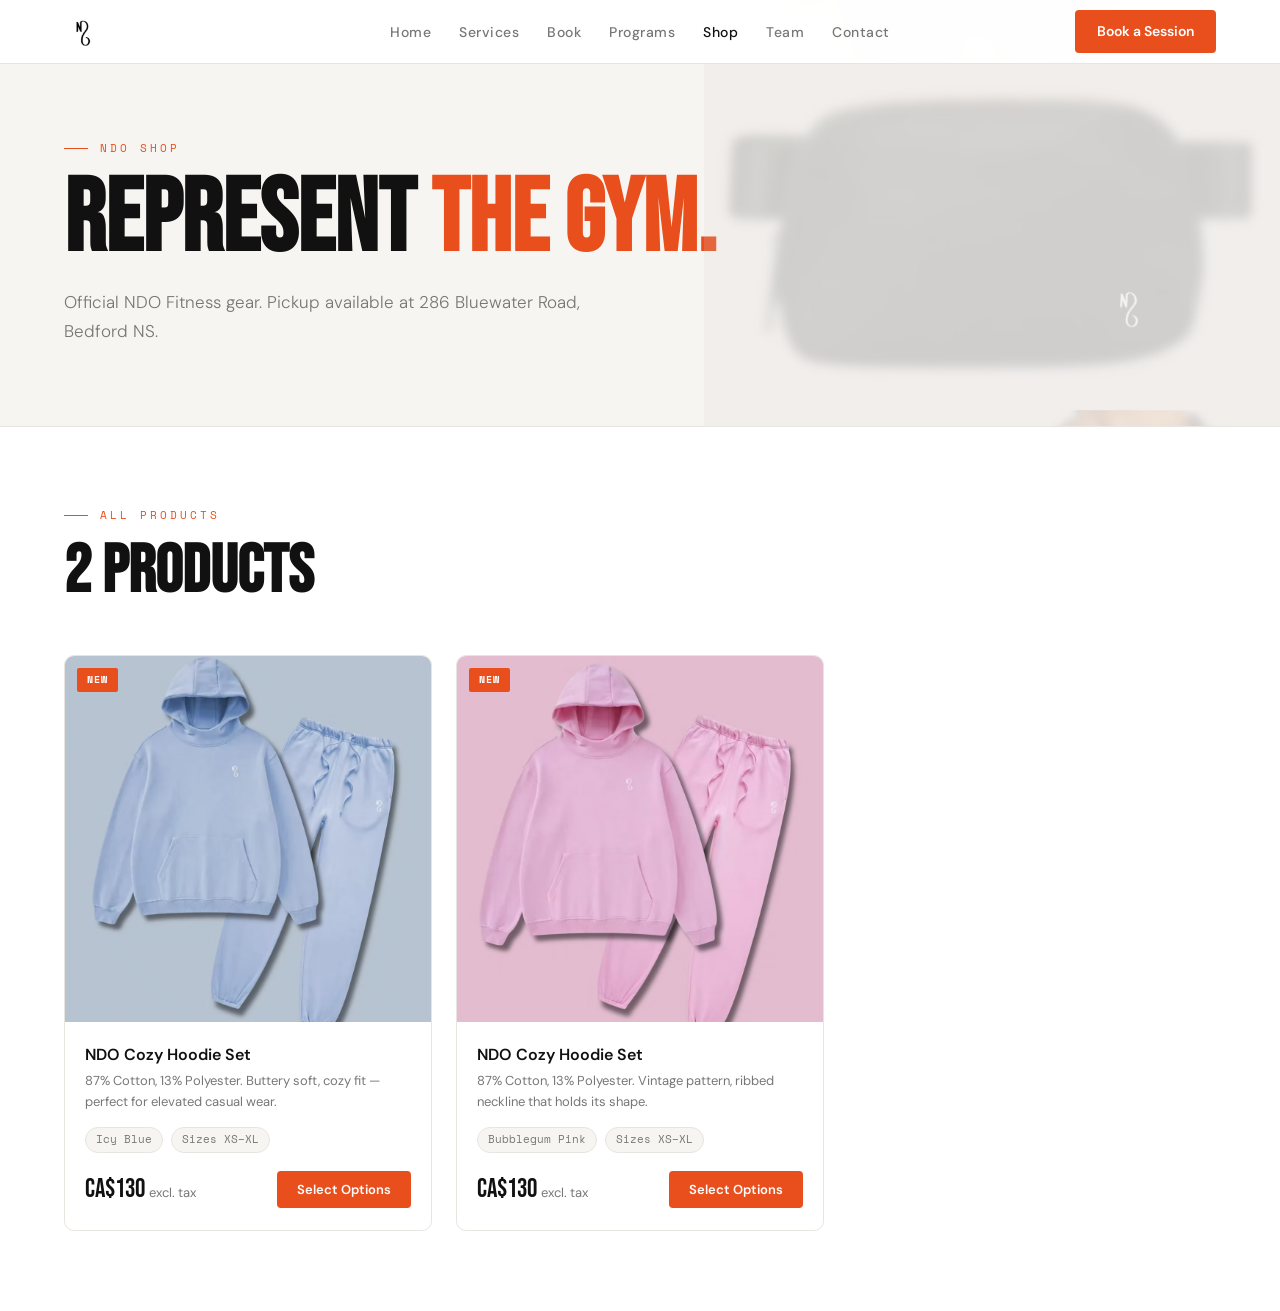
<file: shop.html>
<!DOCTYPE html>
<html lang="en">
<head>
<meta charset="UTF-8"/><meta name="viewport" content="width=device-width, initial-scale=1.0"/>
<title>Shop — NDO Fitness</title>
<link rel="stylesheet" href="shared.css"/>
<script src="https://js.stripe.com/v3/"></script>
<style>
.shop-section{padding:80px 5%;}
.products-grid{display:grid;grid-template-columns:repeat(3,1fr);gap:24px;margin-top:50px;}
.product-card{background:#fff;border:1px solid var(--border);border-radius:10px;overflow:hidden;cursor:pointer;transition:transform 0.25s,box-shadow 0.25s;}
.product-card:hover{transform:translateY(-4px);box-shadow:0 10px 32px rgba(0,0,0,0.08);}
.product-img{aspect-ratio:1;background:var(--bg2);display:flex;align-items:center;justify-content:center;position:relative;}
.product-img svg{opacity:0.12;}
.product-badge{position:absolute;top:12px;left:12px;font-size:10px;font-weight:700;letter-spacing:1px;text-transform:uppercase;padding:4px 10px;border-radius:2px;font-family:var(--font-mono);background:var(--orange);color:#fff;}
.product-info{padding:20px;}
.product-name{font-weight:600;font-size:16px;margin-bottom:4px;}
.product-desc{font-size:13px;color:var(--muted);margin-bottom:14px;line-height:1.6;}
.product-meta{display:flex;gap:8px;flex-wrap:wrap;margin-bottom:16px;}
.product-tag{background:var(--bg2);border:1px solid var(--border);border-radius:20px;font-size:11px;color:var(--muted);padding:3px 10px;font-family:var(--font-mono);}
.product-bottom{display:flex;justify-content:space-between;align-items:center;}
.product-price{font-family:var(--font-display);font-size:26px;}
.product-price span{font-size:13px;font-family:var(--font-body);color:var(--muted);font-weight:400;}
.buy-btn{background:var(--orange);border:none;color:#fff;padding:10px 20px;border-radius:4px;font-size:13px;font-weight:600;cursor:pointer;transition:background 0.2s;font-family:var(--font-body);}
.buy-btn:hover{background:var(--orange-dim);}
@media(max-width:900px){.products-grid{grid-template-columns:repeat(2,1fr);}}
@media(max-width:560px){.products-grid{grid-template-columns:1fr;}}

.modal-overlay{display:none;position:fixed;inset:0;background:rgba(0,0,0,0.45);z-index:400;align-items:center;justify-content:center;padding:20px;}
.modal-overlay.open{display:flex;}
.modal{background:#fff;border-radius:12px;width:100%;max-width:820px;max-height:90vh;overflow-y:auto;display:grid;grid-template-columns:1fr 1fr;position:relative;}
.modal-img{background:var(--bg2);display:flex;align-items:center;justify-content:center;min-height:380px;border-radius:12px 0 0 12px;}
.modal-close{position:absolute;top:14px;right:14px;background:#fff;border:1px solid var(--border);border-radius:50%;width:32px;height:32px;display:flex;align-items:center;justify-content:center;cursor:pointer;z-index:10;}
.modal-body{padding:32px;display:flex;flex-direction:column;}
.modal-eyebrow{font-family:var(--font-mono);font-size:11px;letter-spacing:2px;color:var(--orange);text-transform:uppercase;margin-bottom:10px;}
.modal-title{font-family:var(--font-display);font-size:34px;line-height:1;margin-bottom:8px;}
.modal-price{font-family:var(--font-display);font-size:28px;color:var(--orange);margin-bottom:14px;}
.modal-price span{font-size:13px;font-family:var(--font-body);color:var(--muted);font-weight:400;}
.modal-desc{font-size:14px;color:var(--muted);line-height:1.75;font-weight:300;margin-bottom:20px;}
.option-group{margin-bottom:16px;}
.option-label{font-size:11px;font-weight:600;color:var(--muted);letter-spacing:1px;text-transform:uppercase;margin-bottom:8px;display:block;font-family:var(--font-mono);}
.option-pills{display:flex;flex-wrap:wrap;gap:8px;}
.option-pill{border:1.5px solid var(--border);border-radius:4px;padding:8px 14px;font-size:13px;cursor:pointer;transition:all 0.2s;background:#fff;font-family:var(--font-body);}
.option-pill:hover{border-color:var(--border2);}
.option-pill.selected{border-color:var(--orange);background:var(--orange-light);color:var(--orange);font-weight:500;}
.qty-row{display:flex;align-items:center;gap:12px;margin-bottom:20px;}
.qty-btn{width:32px;height:32px;border:1.5px solid var(--border);border-radius:4px;background:#fff;font-size:18px;cursor:pointer;display:flex;align-items:center;justify-content:center;transition:border-color 0.2s;}
.qty-btn:hover{border-color:var(--border2);}
.qty-num{font-size:16px;font-weight:600;min-width:20px;text-align:center;}
.add-to-cart-btn{width:100%;background:var(--orange);color:#fff;border:none;padding:14px;border-radius:4px;font-size:15px;font-weight:700;cursor:pointer;transition:background 0.2s;font-family:var(--font-body);margin-bottom:10px;margin-top:auto;}
.add-to-cart-btn:hover{background:var(--orange-dim);}
.modal-note{font-size:12px;color:var(--muted2);text-align:center;font-family:var(--font-mono);}
@media(max-width:640px){.modal{grid-template-columns:1fr;}.modal-img{min-height:200px;border-radius:12px 12px 0 0;}}

.cart-overlay{position:fixed;inset:0;background:rgba(0,0,0,0.3);z-index:299;opacity:0;pointer-events:none;transition:opacity 0.35s;}
.cart-overlay.open{opacity:1;pointer-events:all;}
.cart-drawer{position:fixed;top:0;right:0;bottom:0;width:400px;background:#fff;border-left:1px solid var(--border);z-index:300;transform:translateX(100%);transition:transform 0.35s;display:flex;flex-direction:column;}
.cart-drawer.open{transform:translateX(0);}
.cart-header{padding:22px 24px;border-bottom:1px solid var(--border);display:flex;justify-content:space-between;align-items:center;}
.cart-title{font-family:var(--font-display);font-size:26px;}
.cart-close-btn{background:none;border:none;cursor:pointer;color:var(--muted);}
.cart-items{flex:1;overflow-y:auto;padding:20px 24px;}
.cart-item{display:flex;gap:14px;padding:16px 0;border-bottom:1px solid var(--border);}
.cart-item-img{width:58px;height:58px;background:var(--bg2);border-radius:6px;flex-shrink:0;display:flex;align-items:center;justify-content:center;}
.cart-item-details{flex:1;}
.cart-item-name{font-weight:600;font-size:14px;margin-bottom:2px;}
.cart-item-variant{font-size:12px;color:var(--muted);margin-bottom:4px;}
.cart-item-price{font-family:var(--font-display);font-size:18px;color:var(--orange);}
.cart-item-remove{background:none;border:none;cursor:pointer;color:var(--muted2);font-size:20px;line-height:1;padding:0;align-self:flex-start;}
.cart-empty{text-align:center;padding:60px 0;color:var(--muted);}
.cart-footer{padding:22px 24px;border-top:1px solid var(--border);}
.cart-subtotal{display:flex;justify-content:space-between;align-items:center;margin-bottom:8px;}
.cart-subtotal-label{font-size:14px;color:var(--muted);}
.cart-subtotal-price{font-family:var(--font-display);font-size:24px;}
.cart-pickup-note{font-size:12px;color:var(--muted);background:var(--bg2);border-radius:4px;padding:10px 12px;margin-bottom:16px;font-family:var(--font-mono);display:flex;align-items:center;gap:6px;}
.checkout-btn{width:100%;background:var(--orange);color:#fff;border:none;padding:15px;border-radius:4px;font-size:15px;font-weight:700;cursor:pointer;transition:background 0.2s;font-family:var(--font-body);}
.checkout-btn:hover{background:var(--orange-dim);}
@media(max-width:480px){.cart-drawer{width:100%;}}

.checkout-overlay{display:none;position:fixed;inset:0;background:rgba(0,0,0,0.5);z-index:500;align-items:center;justify-content:center;padding:20px;}
.checkout-overlay.open{display:flex;}
.checkout-modal{background:#fff;border-radius:12px;width:100%;max-width:500px;max-height:90vh;overflow-y:auto;}
.checkout-header{padding:24px 28px 0;display:flex;justify-content:space-between;align-items:center;}
.checkout-title{font-family:var(--font-display);font-size:30px;}
.checkout-close{background:none;border:1px solid var(--border);border-radius:50%;width:32px;height:32px;display:flex;align-items:center;justify-content:center;cursor:pointer;}
.checkout-body{padding:24px 28px 32px;}
.checkout-summary{background:var(--bg2);border-radius:6px;padding:16px;margin-bottom:20px;}
.checkout-summary-title{font-size:11px;font-weight:600;color:var(--muted);text-transform:uppercase;letter-spacing:1px;font-family:var(--font-mono);margin-bottom:10px;}
.checkout-item-row{display:flex;justify-content:space-between;font-size:14px;margin-bottom:6px;}
.checkout-item-row.total{margin:0;padding-top:8px;border-top:1px solid var(--border);font-weight:600;}
.co-section-title{font-size:11px;font-weight:600;color:var(--muted);text-transform:uppercase;letter-spacing:1px;font-family:var(--font-mono);margin:20px 0 10px;}
.co-input{width:100%;background:#fff;border:1.5px solid var(--border);border-radius:4px;padding:11px 14px;color:var(--text);font-size:15px;font-family:var(--font-body);outline:none;transition:border-color 0.2s;margin-bottom:10px;box-sizing:border-box;}
.co-input:focus{border-color:var(--orange);}
.co-row{display:grid;grid-template-columns:1fr 1fr;gap:10px;}
.stripe-el{background:#fff;border:1.5px solid var(--border);border-radius:4px;padding:12px 14px;margin-bottom:10px;transition:border-color 0.2s;}
.stripe-el.focused{border-color:var(--orange);}
.pay-error{color:#c0392b;font-size:13px;margin-top:4px;display:none;}
.pay-btn{width:100%;background:var(--orange);color:#fff;border:none;padding:15px;border-radius:4px;font-size:15px;font-weight:700;cursor:pointer;transition:background 0.2s;font-family:var(--font-body);margin-top:10px;display:flex;align-items:center;justify-content:center;gap:8px;}
.pay-btn:hover:not(:disabled){background:var(--orange-dim);}
.pay-btn:disabled{background:var(--muted2);cursor:not-allowed;}
.pay-secure{display:flex;align-items:center;justify-content:center;gap:5px;font-size:11px;color:var(--muted2);font-family:var(--font-mono);margin-top:10px;}

.cart-fab{position:fixed;bottom:28px;right:28px;background:var(--orange);color:#fff;border:none;padding:13px 20px;border-radius:50px;font-size:14px;font-weight:600;cursor:pointer;display:flex;align-items:center;gap:10px;z-index:200;box-shadow:0 4px 20px rgba(232,79,28,0.35);font-family:var(--font-body);transition:background 0.2s;}
.cart-fab:hover{background:var(--orange-dim);}
.cart-badge{background:#fff;color:var(--orange);width:22px;height:22px;border-radius:50%;font-size:12px;font-weight:700;display:flex;align-items:center;justify-content:center;}

.success-overlay{display:none;position:fixed;inset:0;background:rgba(0,0,0,0.45);z-index:600;align-items:center;justify-content:center;padding:20px;}
.success-overlay.open{display:flex;}
.success-box{background:#fff;border-radius:12px;padding:48px;text-align:center;max-width:400px;}
.success-icon{width:64px;height:64px;background:var(--orange-light);border-radius:50%;display:flex;align-items:center;justify-content:center;margin:0 auto 20px;}
.success-box h3{font-family:var(--font-display);font-size:36px;margin-bottom:8px;}
.success-box p{font-size:15px;color:var(--muted);margin-bottom:28px;line-height:1.6;}
.success-done-btn{background:var(--orange);color:#fff;border:none;padding:12px 28px;border-radius:4px;font-size:14px;font-weight:600;cursor:pointer;font-family:var(--font-body);}
</style>
</head>
<body>
<div id="nav-placeholder"></div>

<div class="page-hero" style="position:relative;overflow:hidden;">
  <div style="position:absolute;right:0;top:0;bottom:0;width:45%;background:url('[data-uri]') center/cover no-repeat;opacity:0.18;"></div>
  <div class="page-hero-eyebrow">NDO Shop</div>
  <h1 class="page-hero-title">Represent <span>the Gym.</span></h1>
  <p class="page-hero-sub">Official NDO Fitness gear. Pickup available at 286 Bluewater Road, Bedford NS.</p>
</div>

<section class="shop-section">
  <div class="section-label">All Products</div>
  <h2 class="section-title">2 products</h2>
  <div class="products-grid">

    <div class="product-card" onclick="openProduct(0)">
      <div class="product-img">
        <img src="[data-uri]" alt="NDO Cozy Hoodie Set Icy Blue" style="width:100%;height:100%;object-fit:cover;"/>
        <div class="product-badge">New</div>
      </div>
      <div class="product-info">
        <div class="product-name">NDO Cozy Hoodie Set</div>
        <div class="product-desc">87% Cotton, 13% Polyester. Buttery soft, cozy fit — perfect for elevated casual wear.</div>
        <div class="product-meta">
          <span class="product-tag">Icy Blue</span>
          <span class="product-tag">Sizes XS–XL</span>
        </div>
        <div class="product-bottom">
          <div class="product-price">CA$130 <span>excl. tax</span></div>
          <button class="buy-btn" onclick="event.stopPropagation();openProduct(0)">Select Options</button>
        </div>
      </div>
    </div>

    <div class="product-card" onclick="openProduct(1)">
      <div class="product-img">
        <img src="[data-uri]" alt="NDO Cozy Hoodie Set Bubblegum Pink" style="width:100%;height:100%;object-fit:cover;"/>
        <div class="product-badge">New</div>
      </div>
      <div class="product-info">
        <div class="product-name">NDO Cozy Hoodie Set</div>
        <div class="product-desc">87% Cotton, 13% Polyester. Vintage pattern, ribbed neckline that holds its shape.</div>
        <div class="product-meta">
          <span class="product-tag">Bubblegum Pink</span>
          <span class="product-tag">Sizes XS–XL</span>
        </div>
        <div class="product-bottom">
          <div class="product-price">CA$130 <span>excl. tax</span></div>
          <button class="buy-btn" onclick="event.stopPropagation();openProduct(1)">Select Options</button>
        </div>
      </div>
    </div>

  </div>
</section>

<!-- PRODUCT MODAL -->
<div class="modal-overlay" id="productModal" onclick="if(event.target===this)closeModal()">
  <div class="modal">
    <div class="modal-img">
      <button class="modal-close" onclick="closeModal()">
        <svg width="14" height="14" viewBox="0 0 24 24" fill="none" stroke="currentColor" stroke-width="2" stroke-linecap="round"><line x1="18" y1="6" x2="6" y2="18"/><line x1="6" y1="6" x2="18" y2="18"/></svg>
      </button>
      <img id="modalImg" src="[data-uri]" alt="Product" style="width:100%;height:100%;object-fit:cover;border-radius:12px 0 0 12px;"/>
    </div>
    <div class="modal-body">
      <div class="modal-eyebrow">NDO Fitness</div>
      <div class="modal-title" id="modalTitle"></div>
      <div class="modal-price" id="modalPrice"></div>
      <p class="modal-desc" id="modalDesc"></p>
      <div class="option-group">
        <span class="option-label">Color</span>
        <div class="option-pills" id="colorPills"></div>
      </div>
      <div class="option-group">
        <span class="option-label">Size</span>
        <div class="option-pills" id="sizePills">
          <div class="option-pill" onclick="selectPill(this,'size')">XXS</div>
          <div class="option-pill" onclick="selectPill(this,'size')">XS</div>
          <div class="option-pill" onclick="selectPill(this,'size')">S</div>
          <div class="option-pill" onclick="selectPill(this,'size')">M</div>
          <div class="option-pill" onclick="selectPill(this,'size')">L</div>
          <div class="option-pill" onclick="selectPill(this,'size')">XL</div>
        </div>
      </div>
      <div class="qty-row">
        <span class="option-label" style="margin:0">Qty</span>
        <button class="qty-btn" onclick="changeQty(-1)">−</button>
        <span class="qty-num" id="qtyNum">1</span>
        <button class="qty-btn" onclick="changeQty(1)">+</button>
      </div>
      <button class="add-to-cart-btn" onclick="addToCart()">Add to Cart</button>
      <div class="modal-note">Pickup · 286 Bluewater Rd, Bedford NS</div>
    </div>
  </div>
</div>

<!-- CART -->
<div class="cart-overlay" id="cartOverlay" onclick="closeCart()"></div>
<div class="cart-drawer" id="cartDrawer">
  <div class="cart-header">
    <div class="cart-title">Your Cart</div>
    <button class="cart-close-btn" onclick="closeCart()">
      <svg width="18" height="18" viewBox="0 0 24 24" fill="none" stroke="currentColor" stroke-width="2" stroke-linecap="round"><line x1="18" y1="6" x2="6" y2="18"/><line x1="6" y1="6" x2="18" y2="18"/></svg>
    </button>
  </div>
  <div class="cart-items" id="cartItems">
    <div class="cart-empty">
      <svg width="36" height="36" viewBox="0 0 24 24" fill="none" stroke="currentColor" stroke-width="1.5" stroke-linecap="round" style="display:block;margin:0 auto 10px;opacity:0.25"><circle cx="9" cy="21" r="1"/><circle cx="20" cy="21" r="1"/><path d="M1 1h4l2.68 13.39a2 2 0 0 0 2 1.61h9.72a2 2 0 0 0 2-1.61L23 6H6"/></svg>
      <p style="font-size:14px;">Your cart is empty</p>
    </div>
  </div>
  <div class="cart-footer" id="cartFooter" style="display:none;">
    <div class="cart-subtotal">
      <span class="cart-subtotal-label">Subtotal</span>
      <span class="cart-subtotal-price" id="cartTotal">CA$0</span>
    </div>
    <div class="cart-pickup-note">
      <svg width="12" height="12" viewBox="0 0 24 24" fill="none" stroke="currentColor" stroke-width="2" stroke-linecap="round"><path d="M21 10c0 7-9 13-9 13s-9-6-9-13a9 9 0 0 1 18 0z"/><circle cx="12" cy="10" r="3"/></svg>
      Pickup · 286 Bluewater Rd, Bedford NS
    </div>
    <button class="checkout-btn" onclick="openCheckout()">Checkout →</button>
  </div>
</div>

<!-- CHECKOUT MODAL -->
<div class="checkout-overlay" id="checkoutOverlay" onclick="if(event.target===this)closeCheckout()">
  <div class="checkout-modal">
    <div class="checkout-header">
      <div class="checkout-title">Checkout</div>
      <button class="checkout-close" onclick="closeCheckout()">
        <svg width="14" height="14" viewBox="0 0 24 24" fill="none" stroke="currentColor" stroke-width="2" stroke-linecap="round"><line x1="18" y1="6" x2="6" y2="18"/><line x1="6" y1="6" x2="18" y2="18"/></svg>
      </button>
    </div>
    <div class="checkout-body">
      <div class="checkout-summary">
        <div class="checkout-summary-title">Order Summary</div>
        <div id="coSummaryItems"></div>
        <div class="checkout-item-row total"><span>Total</span><span id="coTotal">CA$0</span></div>
      </div>
      <div class="co-section-title">Your Info</div>
      <input class="co-input" type="text" id="coName" placeholder="Full name"/>
      <input class="co-input" type="email" id="coEmail" placeholder="Email address"/>
      <input class="co-input" type="tel" id="coPhone" placeholder="Phone (optional)"/>
      <div class="co-section-title">Card Details</div>
      <div class="stripe-el" id="card-number-el"></div>
      <div class="co-row">
        <div class="stripe-el" id="card-expiry-el"></div>
        <div class="stripe-el" id="card-cvc-el"></div>
      </div>
      <div class="pay-error" id="payError"></div>
      <button class="pay-btn" id="payBtn" onclick="processPayment()">
        <svg width="14" height="14" viewBox="0 0 24 24" fill="none" stroke="currentColor" stroke-width="2" stroke-linecap="round"><rect x="3" y="11" width="18" height="11" rx="2"/><path d="M7 11V7a5 5 0 0 1 10 0v4"/></svg>
        <span id="payBtnLabel">Pay CA$0</span>
      </button>
      <div class="pay-secure">
        <svg width="11" height="11" viewBox="0 0 24 24" fill="none" stroke="currentColor" stroke-width="2" stroke-linecap="round"><rect x="3" y="11" width="18" height="11" rx="2"/><path d="M7 11V7a5 5 0 0 1 10 0v4"/></svg>
        256-bit SSL encryption
      </div>
    </div>
  </div>
</div>

<!-- FLOATING CART BUTTON -->
<button class="cart-fab" id="cartFab" onclick="openCart()" style="display:none;">
  <svg width="18" height="18" viewBox="0 0 24 24" fill="none" stroke="#fff" stroke-width="2" stroke-linecap="round"><circle cx="9" cy="21" r="1"/><circle cx="20" cy="21" r="1"/><path d="M1 1h4l2.68 13.39a2 2 0 0 0 2 1.61h9.72a2 2 0 0 0 2-1.61L23 6H6"/></svg>
  Cart <div class="cart-badge" id="cartBadge">0</div>
</button>

<!-- SUCCESS -->
<div class="success-overlay" id="successOverlay">
  <div class="success-box">
    <div class="success-icon">
      <svg width="28" height="28" viewBox="0 0 24 24" fill="none" stroke="#E84F1C" stroke-width="2.5" stroke-linecap="round"><polyline points="20 6 9 17 4 12"/></svg>
    </div>
    <h3>Order Placed!</h3>
    <p>Thanks for your order. You'll receive a confirmation email shortly. Pickup at 286 Bluewater Road, Bedford NS.</p>
    <button class="success-done-btn" onclick="document.getElementById('successOverlay').style.display='none';resetCart()">Done</button>
  </div>
</div>

<script src="shared.js"></script>
<script>
const IMG_BLUE='[data-uri]';
const IMG_PINK='[data-uri]';
const PRODUCTS=[
  {id:0,name:'NDO Cozy Hoodie Set',price:130,colors:['Icy Blue'],img:IMG_BLUE,desc:'87% Cotton, 13% Polyester. Buttery soft meets cozy fit — your new favourite hoodie set. Vintage pattern, ribbed neckline. Machine wash cold, tumble dry low.'},
  {id:1,name:'NDO Cozy Hoodie Set',price:130,colors:['Bubblegum Pink'],img:IMG_PINK,desc:'87% Cotton, 13% Polyester. Buttery soft meets cozy fit — your new favourite hoodie set. Vintage pattern, ribbed neckline. Machine wash cold, tumble dry low.'}
];
let cart=[],currentProduct=null,currentQty=1,selectedColor=null,selectedSize=null;
let stripe,cardNumber,cardExpiry,cardCvc,stripeReady=false;

function initStripe(){
  if(stripeReady)return;
  // ⚠️ Replace with real Stripe publishable key before going live
  stripe=Stripe('pk_test_YOUR_PUBLISHABLE_KEY_HERE');
  const els=stripe.elements({fonts:[{cssSrc:'https://fonts.googleapis.com/css2?family=DM+Sans:wght@400;500&display=swap'}]});
  const style={base:{fontFamily:'DM Sans,sans-serif',fontSize:'15px',color:'#111111','::placeholder':{color:'#bbb'}}};
  cardNumber=els.create('cardNumber',{style,placeholder:'Card number'});
  cardExpiry=els.create('cardExpiry',{style});
  cardCvc=els.create('cardCvc',{style});
  cardNumber.mount('#card-number-el');
  cardExpiry.mount('#card-expiry-el');
  cardCvc.mount('#card-cvc-el');
  stripeReady=true;
}

function openProduct(idx){
  currentProduct=PRODUCTS[idx];currentQty=1;selectedColor=null;selectedSize=null;
  document.getElementById('modalImg').src=currentProduct.img;
  document.getElementById('modalTitle').textContent=currentProduct.name;
  document.getElementById('modalPrice').innerHTML='CA$'+currentProduct.price+' <span>excl. tax</span>';
  document.getElementById('modalDesc').textContent=currentProduct.desc;
  document.getElementById('qtyNum').textContent=1;
  document.getElementById('colorPills').innerHTML=currentProduct.colors.map(c=>`<div class="option-pill" onclick="selectPill(this,'color')">${c}</div>`).join('');
  document.querySelectorAll('#sizePills .option-pill').forEach(p=>p.classList.remove('selected'));
  document.getElementById('productModal').classList.add('open');
  document.body.style.overflow='hidden';
}
function selectPill(el,type){
  el.closest('.option-pills').querySelectorAll('.option-pill').forEach(p=>p.classList.remove('selected'));
  el.classList.add('selected');
  if(type==='color')selectedColor=el.textContent;
  if(type==='size')selectedSize=el.textContent;
}
function changeQty(d){currentQty=Math.max(1,currentQty+d);document.getElementById('qtyNum').textContent=currentQty;}
function addToCart(){
  if(!selectedColor){alert('Please select a color.');return;}
  if(!selectedSize){alert('Please select a size.');return;}
  const key=currentProduct.id+'-'+selectedColor+'-'+selectedSize;
  const ex=cart.find(i=>i.key===key);
  if(ex){ex.qty+=currentQty;}else{cart.push({key,name:currentProduct.name,color:selectedColor,size:selectedSize,price:currentProduct.price,qty:currentQty});}
  closeModal();renderCart();openCart();
}
function removeFromCart(i){cart.splice(i,1);renderCart();}
function resetCart(){cart=[];renderCart();}

function renderCart(){
  const c=document.getElementById('cartItems'),f=document.getElementById('cartFooter'),fab=document.getElementById('cartFab'),badge=document.getElementById('cartBadge');
  const total=cart.reduce((s,i)=>s+i.price*i.qty,0);
  const qty=cart.reduce((s,i)=>s+i.qty,0);
  badge.textContent=qty;fab.style.display=qty>0?'flex':'none';
  document.getElementById('cartTotal').textContent='CA$'+total;
  if(!cart.length){c.innerHTML='<div class="cart-empty"><svg width="36" height="36" viewBox="0 0 24 24" fill="none" stroke="currentColor" stroke-width="1.5" stroke-linecap="round" style="display:block;margin:0 auto 10px;opacity:0.25"><circle cx="9" cy="21" r="1"/><circle cx="20" cy="21" r="1"/><path d="M1 1h4l2.68 13.39a2 2 0 0 0 2 1.61h9.72a2 2 0 0 0 2-1.61L23 6H6"/></svg><p style="font-size:14px;">Your cart is empty</p></div>';f.style.display='none';return;}
  f.style.display='block';
  c.innerHTML=cart.map((item,i)=>`<div class="cart-item"><div class="cart-item-img"><svg width="26" height="26" viewBox="0 0 24 24" fill="none" stroke="#bbb" stroke-width="1" stroke-linecap="round" stroke-linejoin="round"><path d="M20.38 3.46L16 2a4 4 0 0 1-8 0L3.62 3.46a2 2 0 0 0-1.34 2.23l.58 3.57a1 1 0 0 0 .99.84H6v10c0 1.1.9 2 2 2h8a2 2 0 0 0 2-2V10h2.15a1 1 0 0 0 .99-.84l.58-3.57a2 2 0 0 0-1.34-2.23z"/></svg></div><div class="cart-item-details"><div class="cart-item-name">${item.name}${item.qty>1?' ×'+item.qty:''}</div><div class="cart-item-variant">${item.color} · Size ${item.size}</div><div class="cart-item-price">CA$${item.price*item.qty}</div></div><button class="cart-item-remove" onclick="removeFromCart(${i})">×</button></div>`).join('');
}

function openCart(){document.getElementById('cartDrawer').classList.add('open');document.getElementById('cartOverlay').classList.add('open');}
function closeCart(){document.getElementById('cartDrawer').classList.remove('open');document.getElementById('cartOverlay').classList.remove('open');}
function closeModal(){document.getElementById('productModal').classList.remove('open');document.body.style.overflow='';}

function openCheckout(){
  if(!cart.length)return;
  const total=cart.reduce((s,i)=>s+i.price*i.qty,0);
  document.getElementById('coTotal').textContent='CA$'+total;
  document.getElementById('payBtnLabel').textContent='Pay CA$'+total;
  document.getElementById('coSummaryItems').innerHTML=cart.map(i=>`<div class="checkout-item-row"><span>${i.name} — ${i.color}, ${i.size}${i.qty>1?' ×'+i.qty:''}</span><span>CA$${i.price*i.qty}</span></div>`).join('');
  closeCart();
  document.getElementById('checkoutOverlay').classList.add('open');
  document.body.style.overflow='hidden';
  initStripe();
}
function closeCheckout(){document.getElementById('checkoutOverlay').classList.remove('open');document.body.style.overflow='';}

async function processPayment(){
  const name=document.getElementById('coName').value.trim();
  const email=document.getElementById('coEmail').value.trim();
  const err=document.getElementById('payError');
  err.style.display='none';
  if(!name||!email){err.textContent='Please enter your name and email.';err.style.display='block';return;}
  const btn=document.getElementById('payBtn');
  btn.disabled=true;
  document.getElementById('payBtnLabel').textContent='Processing...';
  try{
    /*
    ━━━━━━━━━━━━━━━━━━━━━━━━━━━━━━━━━━━━━━━━━━━
    TO GO LIVE — wire up backend here:

    1. Create a server endpoint (Node/PHP/Vercel):
       POST /api/create-payment-intent
       Body: { amount, currency: 'cad', metadata }
       Returns: { clientSecret }

    2. Replace the demo timeout below with:
       const res = await fetch('/api/create-payment-intent', {
         method:'POST',
         headers:{'Content-Type':'application/json'},
         body: JSON.stringify({
           amount: cart.reduce((s,i)=>s+i.price*i.qty,0)*100,
           currency:'cad',
           metadata:{ name, email, items: JSON.stringify(cart) }
         })
       });
       const { clientSecret } = await res.json();
       const result = await stripe.confirmCardPayment(clientSecret,{
         payment_method:{ card: cardNumber, billing_details:{ name } }
       });
       if(result.error) throw result.error;
    ━━━━━━━━━━━━━━━━━━━━━━━━━━━━━━━━━━━━━━━━━━━
    */
    await new Promise(r=>setTimeout(r,1500)); // DEMO ONLY
    closeCheckout();
    document.getElementById('successOverlay').classList.add('open');
  }catch(e){
    err.textContent=e.message||'Payment failed. Please try again.';
    err.style.display='block';
    btn.disabled=false;
    document.getElementById('payBtnLabel').textContent='Pay CA$'+cart.reduce((s,i)=>s+i.price*i.qty,0);
  }
}
</script>
</body>
</html>
</file>
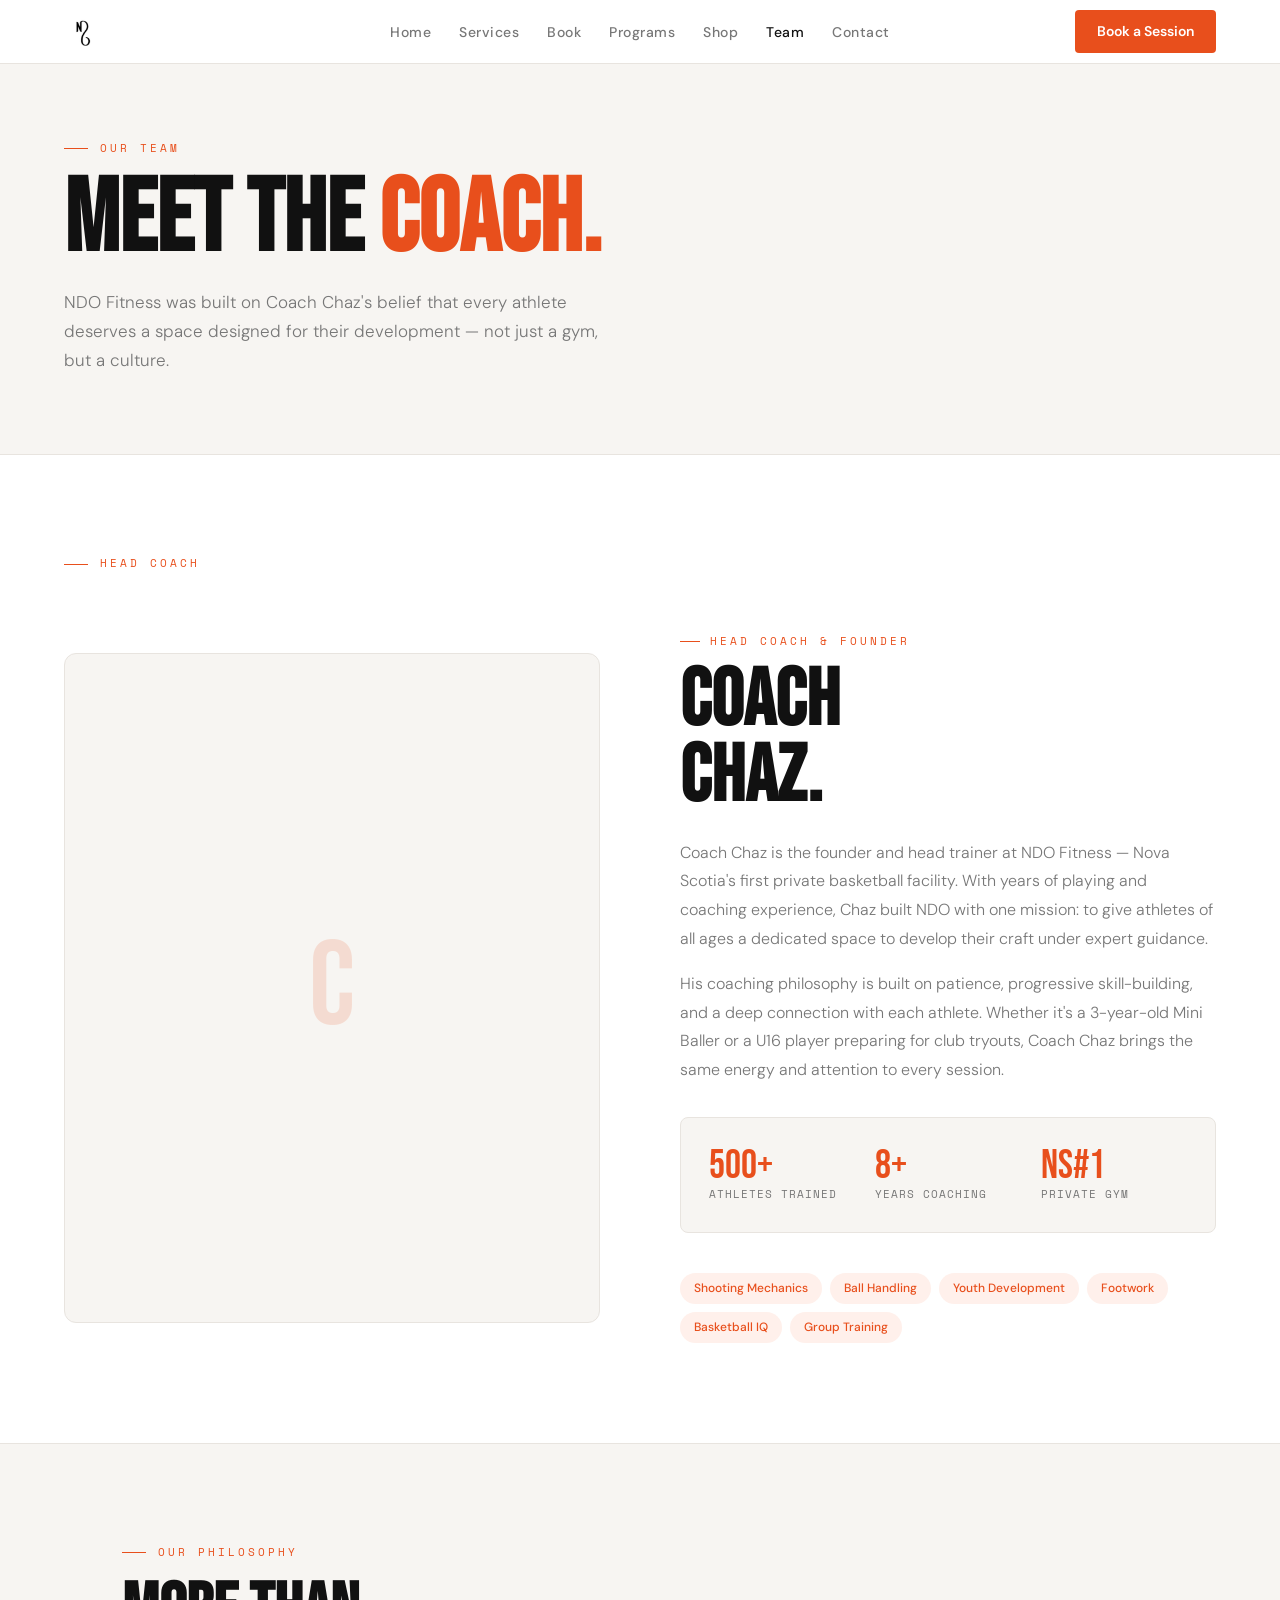
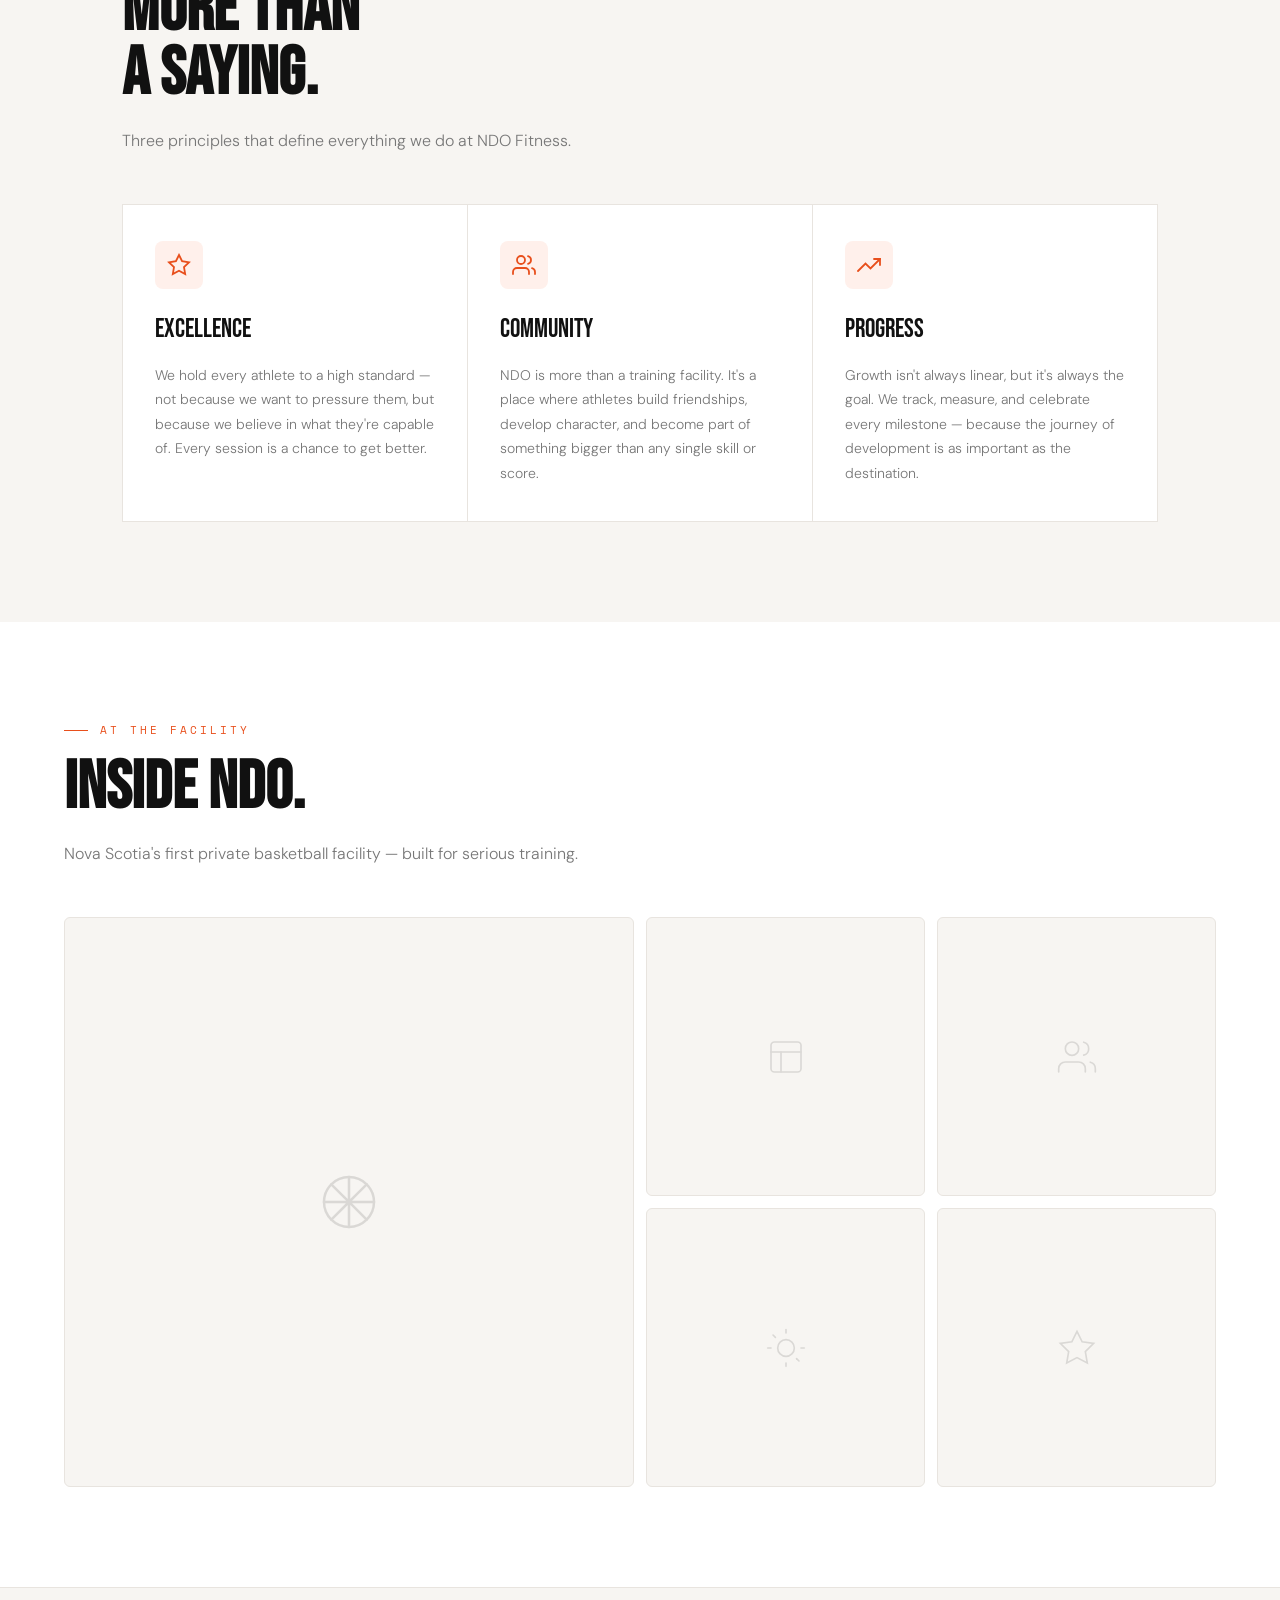
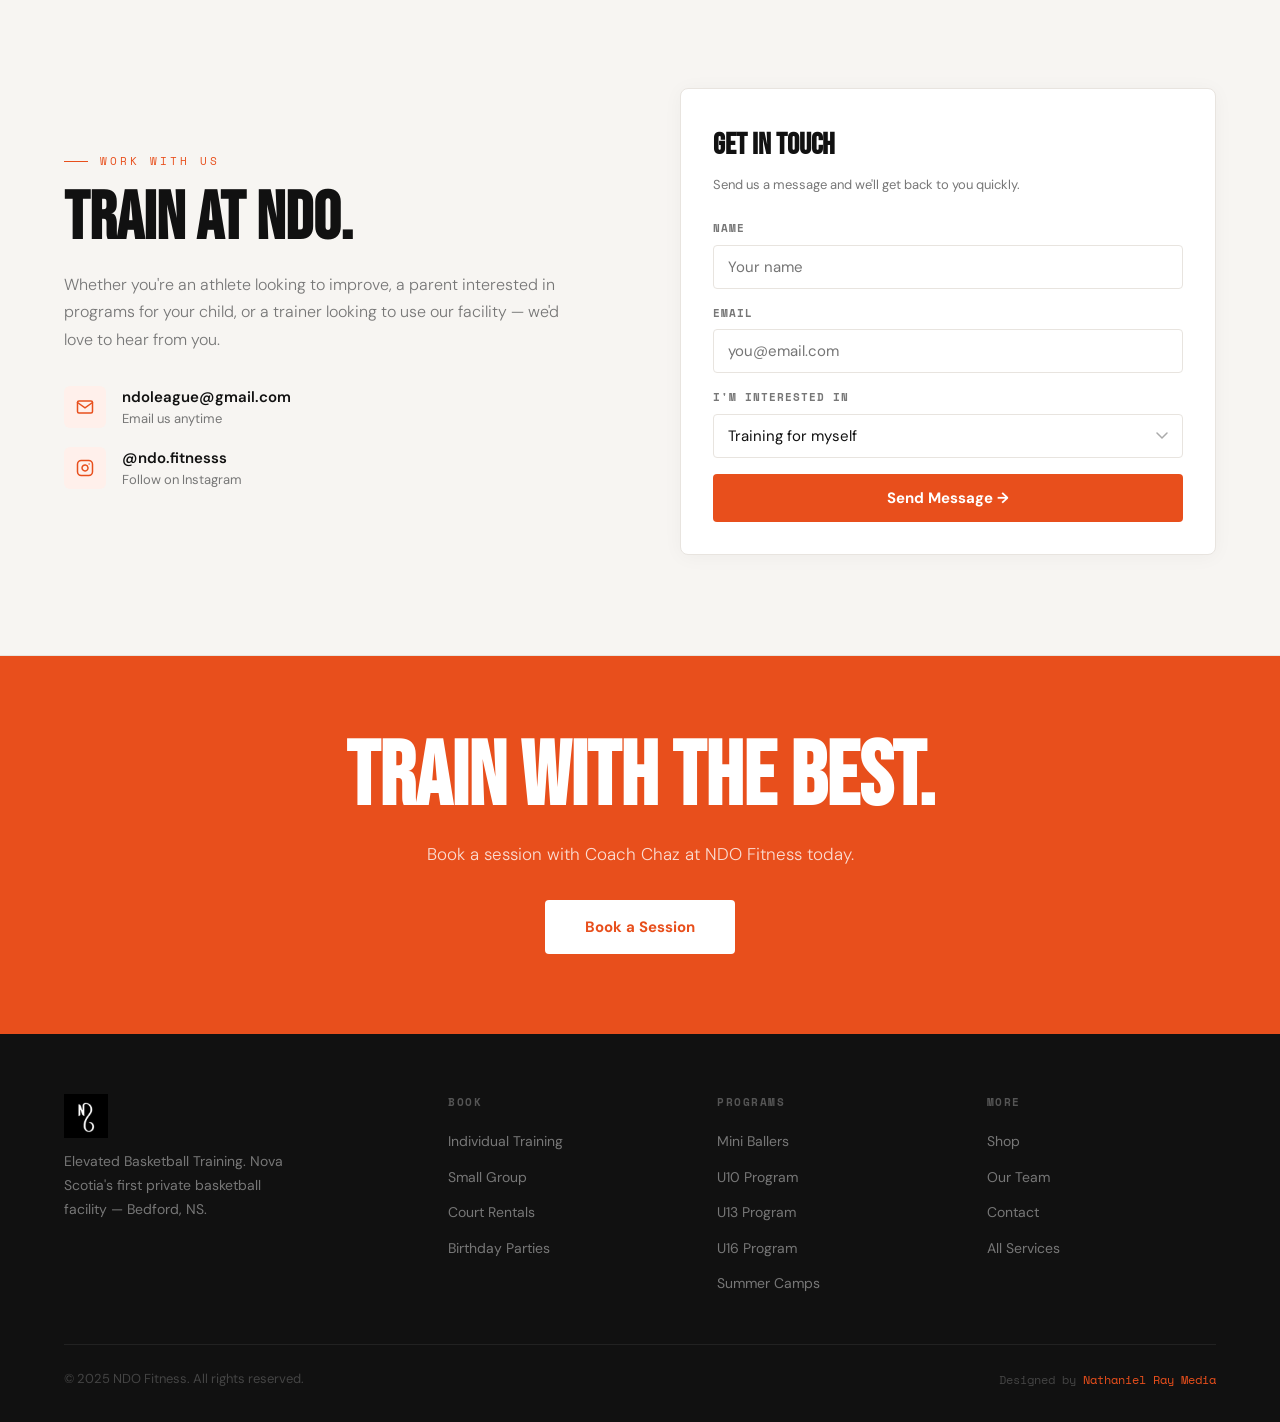
<file: team.html>
<!DOCTYPE html>
<html lang="en">
<head>
<meta charset="UTF-8"/><meta name="viewport" content="width=device-width, initial-scale=1.0"/>
<title>Our Team — NDO Fitness</title>
<link rel="stylesheet" href="shared.css"/>
<style>
.coach-section{padding:100px 5%;}
.coach-card{display:grid;grid-template-columns:1fr 1fr;gap:80px;align-items:center;margin-top:60px;}
.coach-visual{background:var(--bg2);border:1px solid var(--border);border-radius:12px;aspect-ratio:4/5;display:flex;align-items:center;justify-content:center;position:relative;overflow:hidden;}
.coach-placeholder{text-align:center;}
.coach-initials{font-family:var(--font-display);font-size:120px;color:var(--orange);opacity:0.15;line-height:1;}
.coach-info{}
.coach-eyebrow{font-family:var(--font-mono);font-size:11px;letter-spacing:3px;color:var(--orange);text-transform:uppercase;margin-bottom:12px;display:flex;align-items:center;gap:10px;}
.coach-eyebrow::before{content:'';display:block;width:20px;height:1px;background:var(--orange);}
.coach-name{font-family:var(--font-display);font-size:clamp(48px,7vw,80px);line-height:0.95;margin-bottom:24px;}
.coach-bio{font-size:16px;color:var(--muted);line-height:1.8;font-weight:300;margin-bottom:32px;}
.coach-stats{display:grid;grid-template-columns:repeat(3,1fr);gap:20px;margin-bottom:40px;padding:28px;background:var(--bg2);border-radius:8px;border:1px solid var(--border);}
.coach-stat-num{font-family:var(--font-display);font-size:40px;color:var(--orange);line-height:1;}
.coach-stat-label{font-size:11px;color:var(--muted);text-transform:uppercase;letter-spacing:1px;font-family:var(--font-mono);}
.coach-specialties{display:flex;flex-wrap:wrap;gap:8px;}
.specialty-tag{background:var(--orange-light);color:var(--orange);font-size:12px;font-weight:500;padding:6px 14px;border-radius:20px;}
@media(max-width:768px){.coach-card{grid-template-columns:1fr;gap:40px;}}

.values-section{background:var(--bg2);border-top:1px solid var(--border);}
.values-grid{display:grid;grid-template-columns:repeat(3,1fr);gap:1px;background:var(--border);margin-top:50px;border:1px solid var(--border);}
.value-card{background:#fff;padding:36px 32px;}
.value-icon{width:48px;height:48px;background:var(--orange-light);border-radius:8px;display:flex;align-items:center;justify-content:center;margin-bottom:20px;}
.value-title{font-family:var(--font-display);font-size:26px;margin-bottom:12px;}
.value-desc{font-size:14px;color:var(--muted);line-height:1.75;font-weight:300;}
@media(max-width:768px){.values-grid{grid-template-columns:1fr;}}

.gallery-section{padding:100px 5%;}
.gallery-grid{display:grid;grid-template-columns:repeat(4,1fr);gap:12px;margin-top:50px;}
.gallery-item{background:var(--bg2);border:1px solid var(--border);border-radius:6px;aspect-ratio:1;display:flex;align-items:center;justify-content:center;overflow:hidden;}
.gallery-item svg{opacity:0.12;}
.gallery-item:first-child{grid-column:span 2;grid-row:span 2;aspect-ratio:auto;}
@media(max-width:768px){.gallery-grid{grid-template-columns:1fr 1fr;}.gallery-item:first-child{grid-column:span 2;}}

.join-section{background:var(--bg2);border-top:1px solid var(--border);border-bottom:1px solid var(--border);padding:100px 5%;}
.join-inner{display:grid;grid-template-columns:1fr 1fr;gap:80px;align-items:center;}
.join-form{background:#fff;border:1px solid var(--border);border-radius:8px;padding:32px;box-shadow:0 2px 20px rgba(0,0,0,0.04);}
.join-form h3{font-family:var(--font-display);font-size:30px;margin-bottom:6px;}
.join-form p{font-size:13px;color:var(--muted);margin-bottom:24px;}
.form-group{margin-bottom:16px;}
.form-label{font-size:11px;font-weight:600;color:var(--muted);letter-spacing:1px;text-transform:uppercase;margin-bottom:7px;display:block;font-family:var(--font-mono);}
.form-input,.form-select{width:100%;background:#fff;border:1.5px solid var(--border);border-radius:4px;padding:11px 14px;color:var(--text);font-size:15px;font-family:var(--font-body);outline:none;transition:border-color 0.2s;appearance:none;}
.form-input:focus,.form-select:focus{border-color:var(--orange);}
.form-select{background-image:url("data:image/svg+xml,%3Csvg xmlns='http://www.w3.org/2000/svg' width='12' height='8' viewBox='0 0 12 8'%3E%3Cpath d='M1 1l5 5 5-5' stroke='%23aaa' stroke-width='1.5' fill='none' stroke-linecap='round'/%3E%3C/svg%3E");background-repeat:no-repeat;background-position:right 14px center;padding-right:38px;}
.form-submit{width:100%;background:var(--orange);color:#fff;border:none;padding:14px;border-radius:4px;font-size:15px;font-weight:700;cursor:pointer;transition:background 0.2s;font-family:var(--font-body);}
.form-submit:hover{background:var(--orange-dim);}
@media(max-width:768px){.join-inner{grid-template-columns:1fr;}}
</style>
</head>
<body>
<div id="nav-placeholder"></div>

<div class="page-hero">
  <div class="page-hero-eyebrow">Our Team</div>
  <h1 class="page-hero-title">Meet the <span>Coach.</span></h1>
  <p class="page-hero-sub">NDO Fitness was built on Coach Chaz's belief that every athlete deserves a space designed for their development — not just a gym, but a culture.</p>
</div>

<section class="coach-section">
  <div class="section-label">Head Coach</div>
  <div class="coach-card">
    <div class="coach-visual">
      <div class="coach-placeholder">
        <div class="coach-initials">C</div>
      </div>
    </div>
    <div class="coach-info">
      <div class="coach-eyebrow">Head Coach & Founder</div>
      <h2 class="coach-name">Coach<br>Chaz.</h2>
      <p class="coach-bio">Coach Chaz is the founder and head trainer at NDO Fitness — Nova Scotia's first private basketball facility. With years of playing and coaching experience, Chaz built NDO with one mission: to give athletes of all ages a dedicated space to develop their craft under expert guidance.</p>
      <p class="coach-bio" style="margin-top:-16px;">His coaching philosophy is built on patience, progressive skill-building, and a deep connection with each athlete. Whether it's a 3-year-old Mini Baller or a U16 player preparing for club tryouts, Coach Chaz brings the same energy and attention to every session.</p>
      <div class="coach-stats">
        <div><div class="coach-stat-num">500+</div><div class="coach-stat-label">Athletes Trained</div></div>
        <div><div class="coach-stat-num">8+</div><div class="coach-stat-label">Years Coaching</div></div>
        <div><div class="coach-stat-num">NS#1</div><div class="coach-stat-label">Private Gym</div></div>
      </div>
      <div class="coach-specialties">
        <span class="specialty-tag">Shooting Mechanics</span>
        <span class="specialty-tag">Ball Handling</span>
        <span class="specialty-tag">Youth Development</span>
        <span class="specialty-tag">Footwork</span>
        <span class="specialty-tag">Basketball IQ</span>
        <span class="specialty-tag">Group Training</span>
      </div>
    </div>
  </div>
</section>

<section class="values-section">
  <div style="padding:0 5%;">
    <div class="section-label">Our Philosophy</div>
    <h2 class="section-title">More than<br>a saying.</h2>
    <p class="section-sub">Three principles that define everything we do at NDO Fitness.</p>
    <div class="values-grid">
      <div class="value-card">
        <div class="value-icon"><svg width="24" height="24" viewBox="0 0 24 24" fill="none" stroke="#E84F1C" stroke-width="1.8" stroke-linecap="round"><polygon points="12 2 15.09 8.26 22 9.27 17 14.14 18.18 21.02 12 17.77 5.82 21.02 7 14.14 2 9.27 8.91 8.26 12 2"/></svg></div>
        <div class="value-title">Excellence</div>
        <p class="value-desc">We hold every athlete to a high standard — not because we want to pressure them, but because we believe in what they're capable of. Every session is a chance to get better.</p>
      </div>
      <div class="value-card">
        <div class="value-icon"><svg width="24" height="24" viewBox="0 0 24 24" fill="none" stroke="#E84F1C" stroke-width="1.8" stroke-linecap="round"><path d="M17 21v-2a4 4 0 0 0-4-4H5a4 4 0 0 0-4 4v2"/><circle cx="9" cy="7" r="4"/><path d="M23 21v-2a4 4 0 0 0-3-3.87"/><path d="M16 3.13a4 4 0 0 1 0 7.75"/></svg></div>
        <div class="value-title">Community</div>
        <p class="value-desc">NDO is more than a training facility. It's a place where athletes build friendships, develop character, and become part of something bigger than any single skill or score.</p>
      </div>
      <div class="value-card">
        <div class="value-icon"><svg width="24" height="24" viewBox="0 0 24 24" fill="none" stroke="#E84F1C" stroke-width="1.8" stroke-linecap="round"><polyline points="23 6 13.5 15.5 8.5 10.5 1 18"/><polyline points="17 6 23 6 23 12"/></svg></div>
        <div class="value-title">Progress</div>
        <p class="value-desc">Growth isn't always linear, but it's always the goal. We track, measure, and celebrate every milestone — because the journey of development is as important as the destination.</p>
      </div>
    </div>
  </div>
</section>

<section class="gallery-section">
  <div class="section-label">At the Facility</div>
  <h2 class="section-title">Inside NDO.</h2>
  <p class="section-sub">Nova Scotia's first private basketball facility — built for serious training.</p>
  <div class="gallery-grid">
    <div class="gallery-item"><svg width="60" height="60" viewBox="0 0 24 24" fill="none" stroke="#111" stroke-width="1" stroke-linecap="round"><circle cx="12" cy="12" r="10"/><path d="M4.93 4.93c4.04 4.04 10.18 10.18 14.14 14.14M19.07 4.93C15.03 8.97 8.97 15.03 4.93 19.07M2 12h20M12 2v20"/></svg></div>
    <div class="gallery-item"><svg width="40" height="40" viewBox="0 0 24 24" fill="none" stroke="#111" stroke-width="1" stroke-linecap="round"><rect x="3" y="3" width="18" height="18" rx="2"/><path d="M3 9h18"/><path d="M9 21V9"/></svg></div>
    <div class="gallery-item"><svg width="40" height="40" viewBox="0 0 24 24" fill="none" stroke="#111" stroke-width="1" stroke-linecap="round"><path d="M17 21v-2a4 4 0 0 0-4-4H5a4 4 0 0 0-4 4v2"/><circle cx="9" cy="7" r="4"/><path d="M23 21v-2a4 4 0 0 0-3-3.87"/><path d="M16 3.13a4 4 0 0 1 0 7.75"/></svg></div>
    <div class="gallery-item"><svg width="40" height="40" viewBox="0 0 24 24" fill="none" stroke="#111" stroke-width="1" stroke-linecap="round"><circle cx="12" cy="12" r="5"/><line x1="12" y1="1" x2="12" y2="3"/><line x1="12" y1="21" x2="12" y2="23"/><line x1="4.22" y1="4.22" x2="5.64" y2="5.64"/><line x1="18.36" y1="18.36" x2="19.78" y2="19.78"/><line x1="1" y1="12" x2="3" y2="12"/><line x1="21" y1="12" x2="23" y2="12"/></svg></div>
    <div class="gallery-item"><svg width="40" height="40" viewBox="0 0 24 24" fill="none" stroke="#111" stroke-width="1" stroke-linecap="round"><polygon points="12 2 15.09 8.26 22 9.27 17 14.14 18.18 21.02 12 17.77 5.82 21.02 7 14.14 2 9.27 8.91 8.26 12 2"/></svg></div>
  </div>
</section>

<section class="join-section">
  <div class="join-inner">
    <div>
      <div class="section-label">Work With Us</div>
      <h2 class="section-title">Train at NDO.</h2>
      <p class="section-sub">Whether you're an athlete looking to improve, a parent interested in programs for your child, or a trainer looking to use our facility — we'd love to hear from you.</p>
      <div style="display:flex;flex-direction:column;gap:16px;margin-top:32px;">
        <div style="display:flex;gap:16px;align-items:center;">
          <div style="width:42px;height:42px;background:var(--orange-light);border-radius:6px;display:flex;align-items:center;justify-content:center;flex-shrink:0;"><svg width="18" height="18" viewBox="0 0 24 24" fill="none" stroke="#E84F1C" stroke-width="2" stroke-linecap="round"><path d="M4 4h16c1.1 0 2 .9 2 2v12c0 1.1-.9 2-2 2H4c-1.1 0-2-.9-2-2V6c0-1.1.9-2 2-2z"/><polyline points="22,6 12,13 2,6"/></svg></div>
          <div><div style="font-weight:600;font-size:15px;">ndoleague@gmail.com</div><div style="font-size:13px;color:var(--muted);">Email us anytime</div></div>
        </div>
        <div style="display:flex;gap:16px;align-items:center;">
          <div style="width:42px;height:42px;background:var(--orange-light);border-radius:6px;display:flex;align-items:center;justify-content:center;flex-shrink:0;"><svg width="18" height="18" viewBox="0 0 24 24" fill="none" stroke="#E84F1C" stroke-width="2" stroke-linecap="round"><rect x="2" y="2" width="20" height="20" rx="5"/><path d="M16 11.37A4 4 0 1 1 12.63 8 4 4 0 0 1 16 11.37z"/><line x1="17.5" y1="6.5" x2="17.51" y2="6.5"/></svg></div>
          <div><div style="font-weight:600;font-size:15px;">@ndo.fitnesss</div><div style="font-size:13px;color:var(--muted);">Follow on Instagram</div></div>
        </div>
      </div>
    </div>
    <div class="join-form">
      <h3>Get in Touch</h3>
      <p>Send us a message and we'll get back to you quickly.</p>
      <div class="form-group"><label class="form-label">Name</label><input class="form-input" type="text" placeholder="Your name"/></div>
      <div class="form-group"><label class="form-label">Email</label><input class="form-input" type="email" placeholder="you@email.com"/></div>
      <div class="form-group">
        <label class="form-label">I'm interested in</label>
        <select class="form-select"><option>Training for myself</option><option>Programs for my child</option><option>Facility rental</option><option>Team training</option><option>Something else</option></select>
      </div>
      <button class="form-submit" onclick="alert('Message sent! We\'ll be in touch soon.')">Send Message →</button>
    </div>
  </div>
</section>

<div class="cta-strip">
  <h2>Train with the best.</h2>
  <p>Book a session with Coach Chaz at NDO Fitness today.</p>
  <a href="book.html" class="btn-white">Book a Session</a>
</div>

<div id="footer-placeholder"></div>
<script src="shared.js"></script>
</body>
</html>
</file>
<file: shared.css>
@import url('https://fonts.googleapis.com/css2?family=Bebas+Neue&family=DM+Sans:ital,opsz,wght@0,9..40,300;0,9..40,400;0,9..40,500;0,9..40,600;1,9..40,300&family=Space+Mono:wght@400;700&display=swap');
*{margin:0;padding:0;box-sizing:border-box;}
:root{--orange:#E84F1C;--orange-dim:#c94418;--orange-light:#FFF0EB;--bg:#FFFFFF;--bg2:#F7F5F2;--bg3:#F0EDE8;--border:#E8E4DF;--border2:#D0CBC4;--text:#111111;--muted:#777;--muted2:#BBB;--font-display:'Bebas Neue',sans-serif;--font-body:'DM Sans',sans-serif;--font-mono:'Space Mono',monospace;}
html{scroll-behavior:smooth;}
body{background:var(--bg);color:var(--text);font-family:var(--font-body);font-size:16px;line-height:1.6;overflow-x:hidden;}
nav{position:fixed;top:0;left:0;right:0;z-index:100;padding:0 5%;background:rgba(255,255,255,0.96);backdrop-filter:blur(12px);border-bottom:1px solid var(--border);display:grid;grid-template-columns:1fr auto 1fr;align-items:center;height:64px;}
.nav-right{display:flex;justify-content:flex-end;align-items:center;}
.nav-logo{font-family:var(--font-display);font-size:26px;letter-spacing:2px;color:var(--text);text-decoration:none;}
.nav-logo span{color:var(--orange);}
.nav-links{display:flex;gap:28px;list-style:none;}
.nav-links a{color:var(--muted);text-decoration:none;font-size:14px;font-weight:500;letter-spacing:0.5px;transition:color 0.2s;}
.nav-links a:hover{color:var(--text);}
.nav-cta{background:var(--orange);color:#fff;padding:10px 22px;border-radius:4px;font-size:14px;font-weight:600;text-decoration:none;transition:background 0.2s;}
.nav-cta:hover{background:var(--orange-dim);}
.nav-mobile-toggle{display:none;flex-direction:column;gap:5px;cursor:pointer;padding:4px;}
.nav-mobile-toggle span{display:block;width:22px;height:2px;background:var(--text);border-radius:2px;}
.mobile-menu{display:none;position:fixed;top:64px;left:0;right:0;background:#fff;border-bottom:1px solid var(--border);z-index:99;padding:20px 5%;flex-direction:column;gap:16px;}
.mobile-menu.open{display:flex;}
.mobile-menu a{color:var(--muted);text-decoration:none;font-size:16px;font-weight:500;padding:8px 0;border-bottom:1px solid var(--border);}
.mobile-menu a:last-child{border:none;}
@media(max-width:768px){.nav-links,.nav-cta{display:none;}.nav-mobile-toggle{display:flex;}nav{grid-template-columns:1fr 1fr;}}
section{padding:100px 5%;}
.page-hero{padding:140px 5% 80px;background:var(--bg2);border-bottom:1px solid var(--border);}
.page-hero-eyebrow{font-family:var(--font-mono);font-size:11px;letter-spacing:3px;color:var(--orange);text-transform:uppercase;margin-bottom:16px;display:flex;align-items:center;gap:12px;}
.page-hero-eyebrow::before{content:'';display:block;width:24px;height:1px;background:var(--orange);}
.page-hero-title{font-family:var(--font-display);font-size:clamp(56px,8vw,110px);line-height:0.92;color:var(--text);margin-bottom:20px;}
.page-hero-title span{color:var(--orange);}
.page-hero-sub{font-size:17px;color:var(--muted);max-width:560px;line-height:1.7;font-weight:300;}
.section-label{font-family:var(--font-mono);font-size:11px;letter-spacing:3px;color:var(--orange);text-transform:uppercase;margin-bottom:16px;display:flex;align-items:center;gap:12px;}
.section-label::before{content:'';display:block;width:24px;height:1px;background:var(--orange);}
.section-title{font-family:var(--font-display);font-size:clamp(40px,6vw,68px);line-height:0.95;color:var(--text);margin-bottom:20px;}
.section-sub{font-size:16px;color:var(--muted);max-width:520px;line-height:1.7;font-weight:300;}
.btn-primary{background:var(--orange);color:#fff;padding:14px 30px;border-radius:4px;font-size:15px;font-weight:600;text-decoration:none;transition:background 0.2s;display:inline-block;}
.btn-primary:hover{background:var(--orange-dim);}
.btn-outline{border:1.5px solid var(--border2);color:var(--text);padding:14px 30px;border-radius:4px;font-size:15px;font-weight:500;text-decoration:none;transition:border-color 0.2s;display:inline-block;}
.btn-outline:hover{border-color:var(--text);}
.btn-ghost{background:transparent;border:none;color:var(--orange);font-size:14px;font-weight:500;font-family:var(--font-mono);cursor:pointer;text-decoration:none;display:inline-flex;align-items:center;gap:6px;}
.btn-ghost::after{content:'→';}
.divider{border:none;border-top:1px solid var(--border);margin:0;}
.cta-strip{background:var(--orange);padding:80px 5%;text-align:center;}
.cta-strip h2{font-family:var(--font-display);font-size:clamp(48px,7vw,96px);color:#fff;line-height:0.95;margin-bottom:20px;}
.cta-strip p{font-size:17px;color:rgba(255,255,255,0.8);margin-bottom:32px;font-weight:300;}
.btn-white{background:#fff;color:var(--orange);padding:15px 40px;border-radius:4px;font-size:15px;font-weight:700;text-decoration:none;display:inline-block;transition:opacity 0.2s;}
.btn-white:hover{opacity:0.9;}
footer{background:#111;padding:60px 5% 32px;}
.footer-inner{display:grid;grid-template-columns:1.5fr 1fr 1fr 1fr;gap:40px;margin-bottom:48px;}
.footer-logo{font-family:var(--font-display);font-size:28px;letter-spacing:2px;color:#fff;margin-bottom:12px;}
.footer-logo span{color:var(--orange);}
.footer-tagline{font-size:14px;color:#777;line-height:1.7;max-width:240px;}
.footer-col h4{font-size:11px;text-transform:uppercase;letter-spacing:1.5px;color:#555;margin-bottom:16px;font-family:var(--font-mono);font-weight:600;}
.footer-col ul{list-style:none;display:flex;flex-direction:column;gap:10px;}
.footer-col a{color:#777;text-decoration:none;font-size:14px;transition:color 0.2s;}
.footer-col a:hover{color:#fff;}
.footer-bottom{border-top:1px solid #222;padding-top:24px;display:flex;justify-content:space-between;align-items:center;flex-wrap:wrap;gap:12px;}
.footer-copy{font-size:13px;color:#444;}
.footer-powered{font-size:12px;color:#444;font-family:var(--font-mono);}
.footer-powered a{color:var(--orange);text-decoration:none;}
@media(max-width:768px){.footer-inner{grid-template-columns:1fr 1fr;}}
@media(max-width:480px){.footer-inner{grid-template-columns:1fr;}}
</file>
